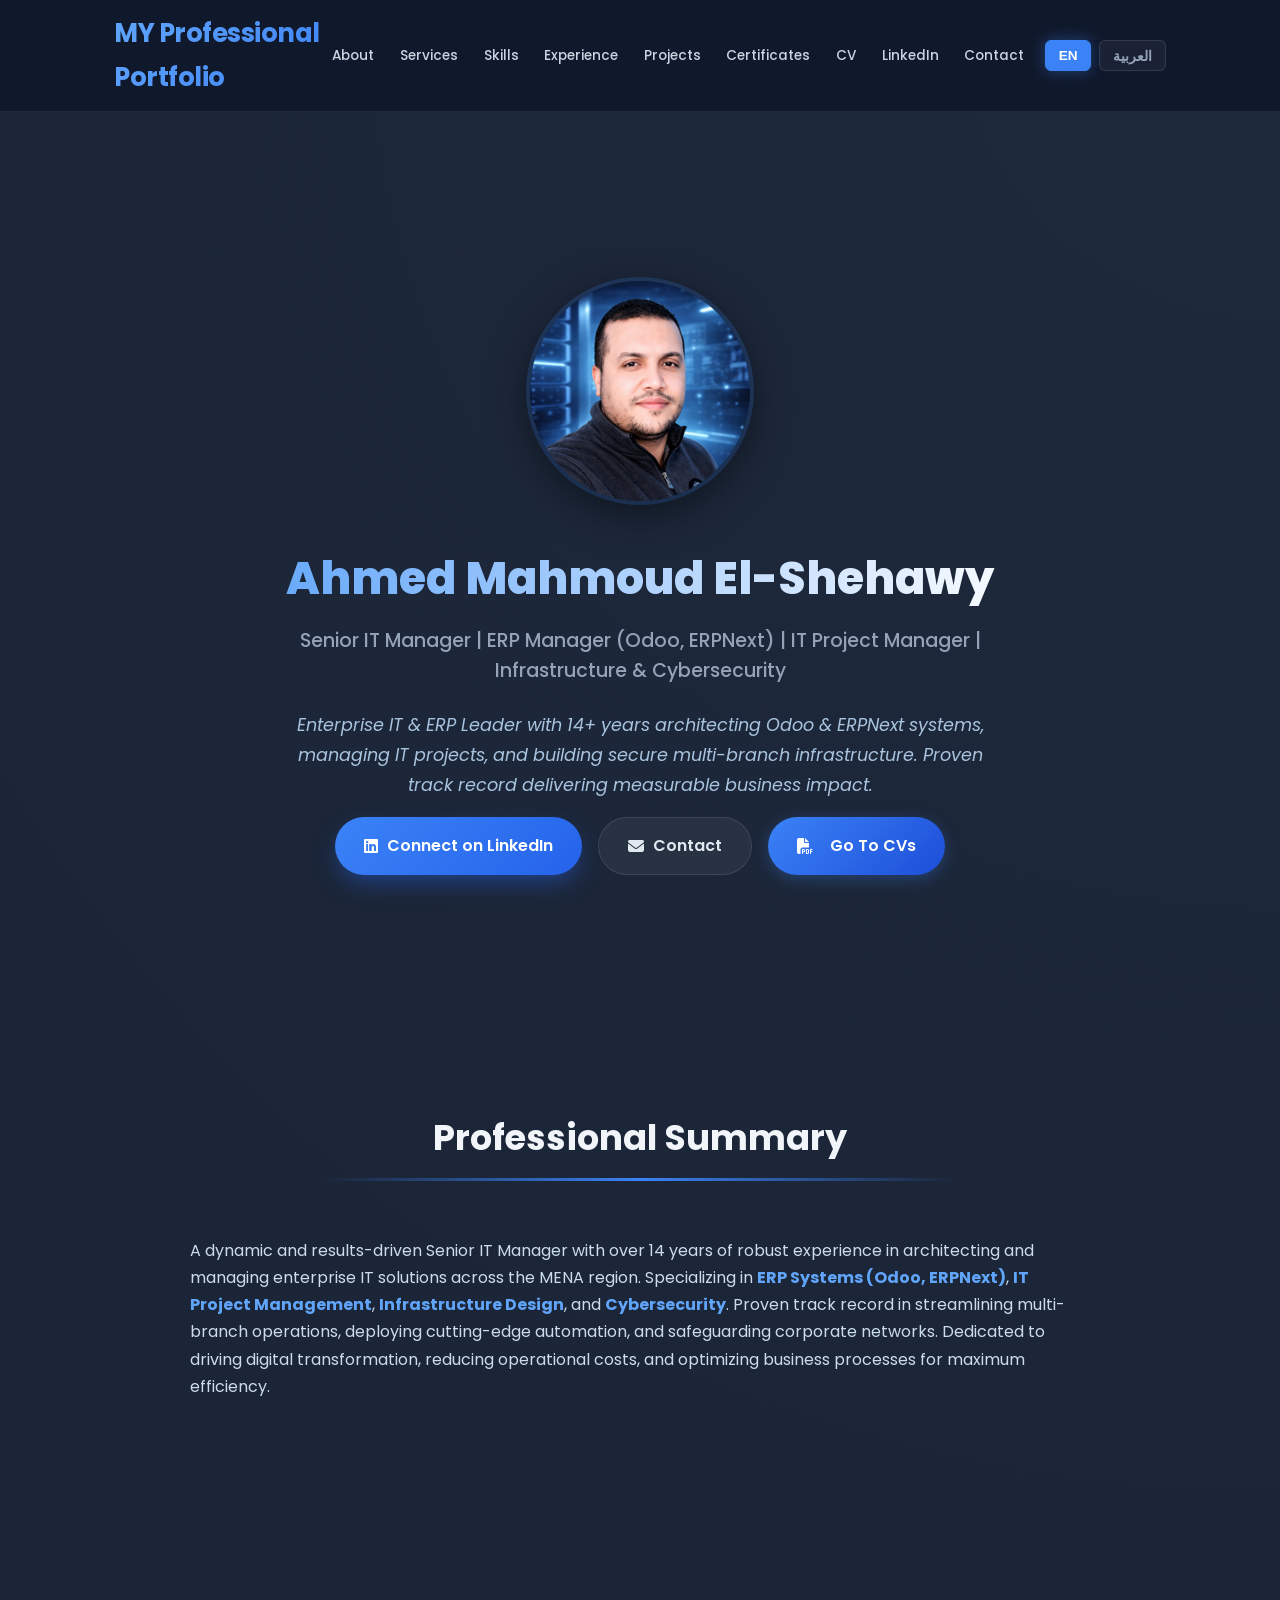
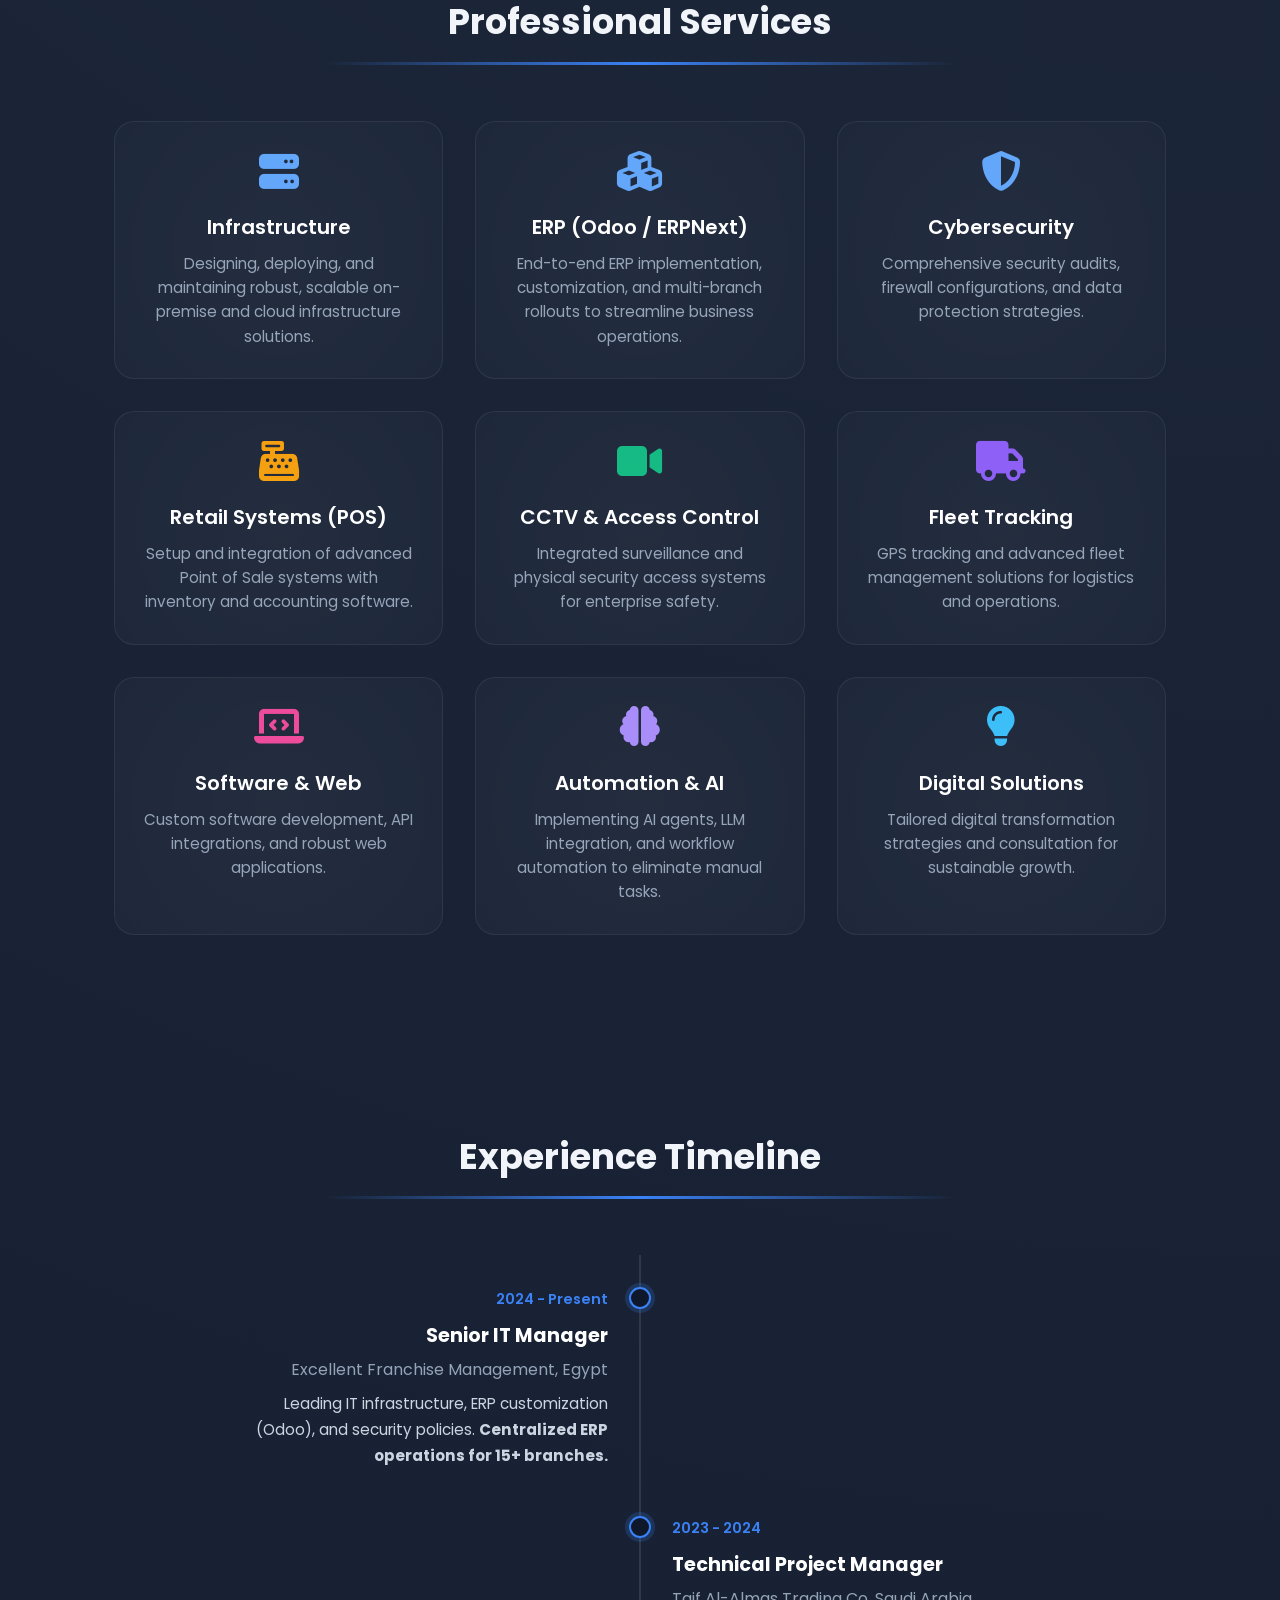
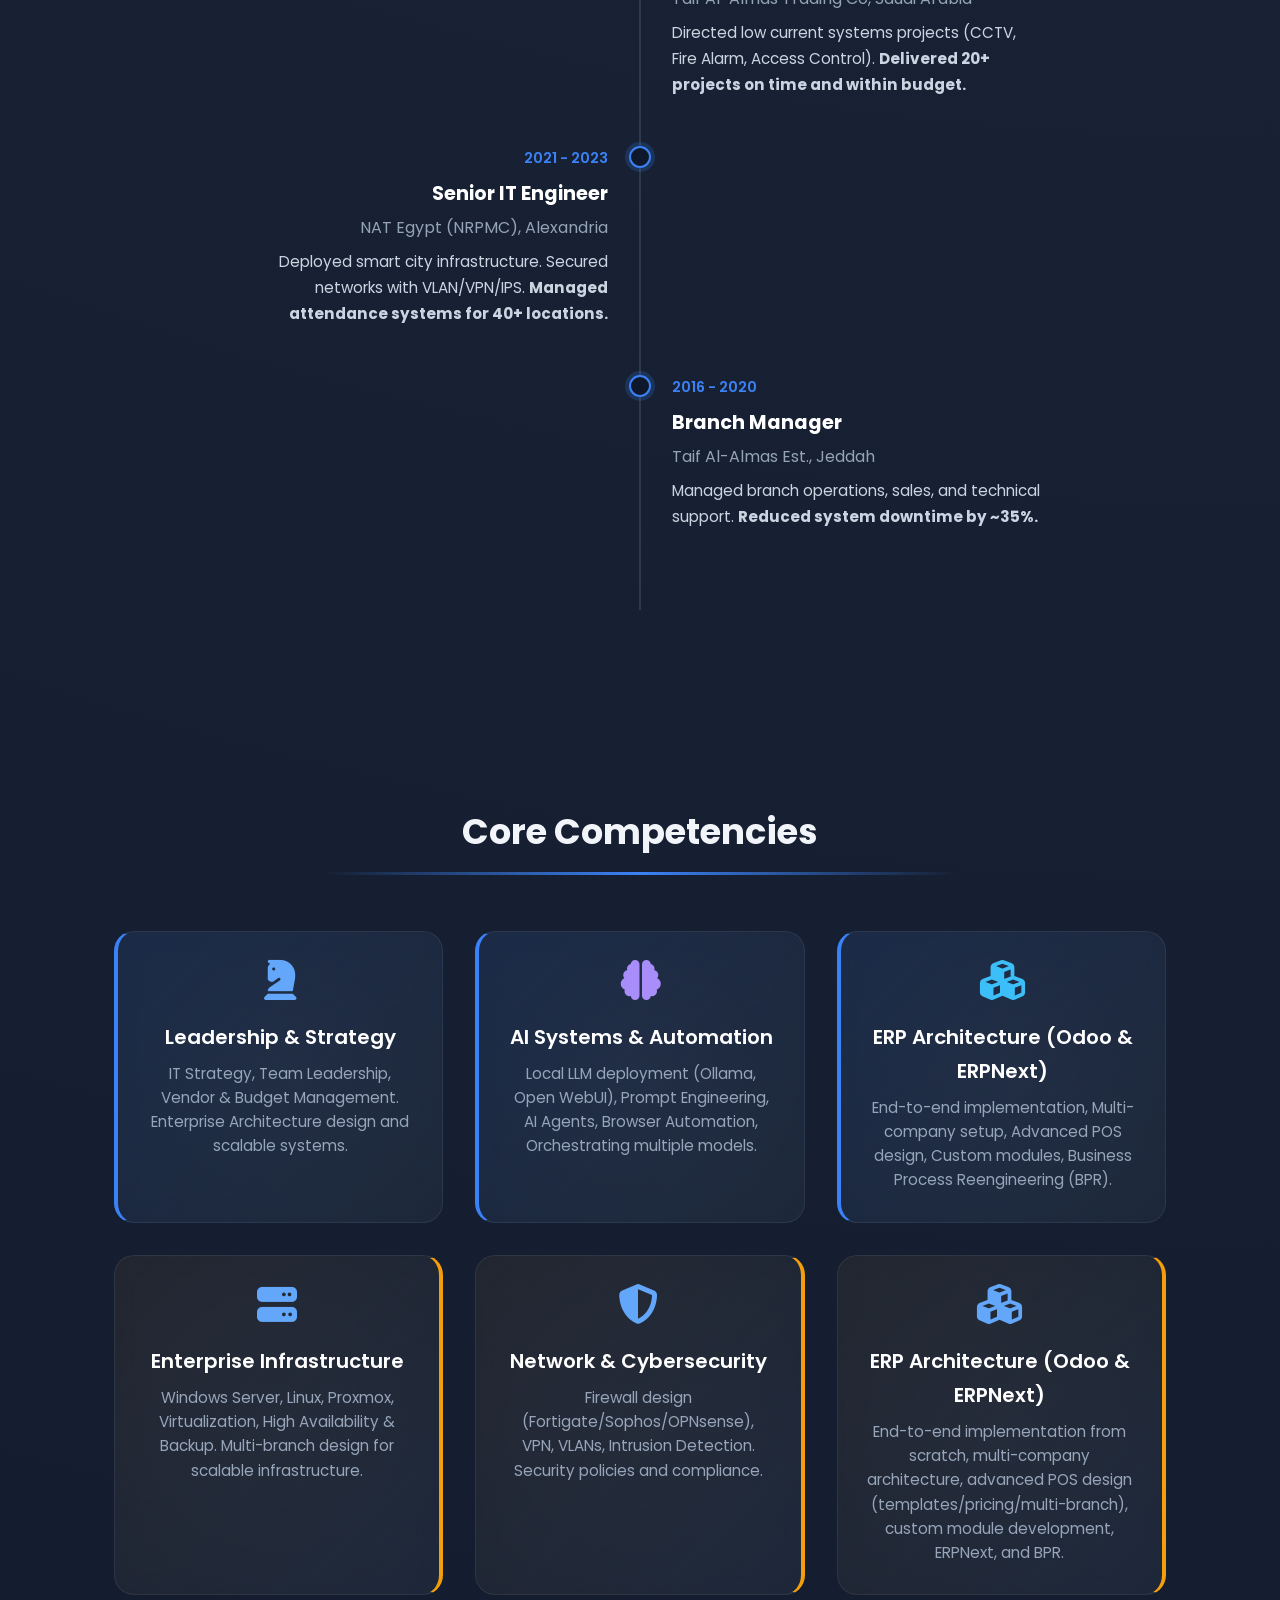
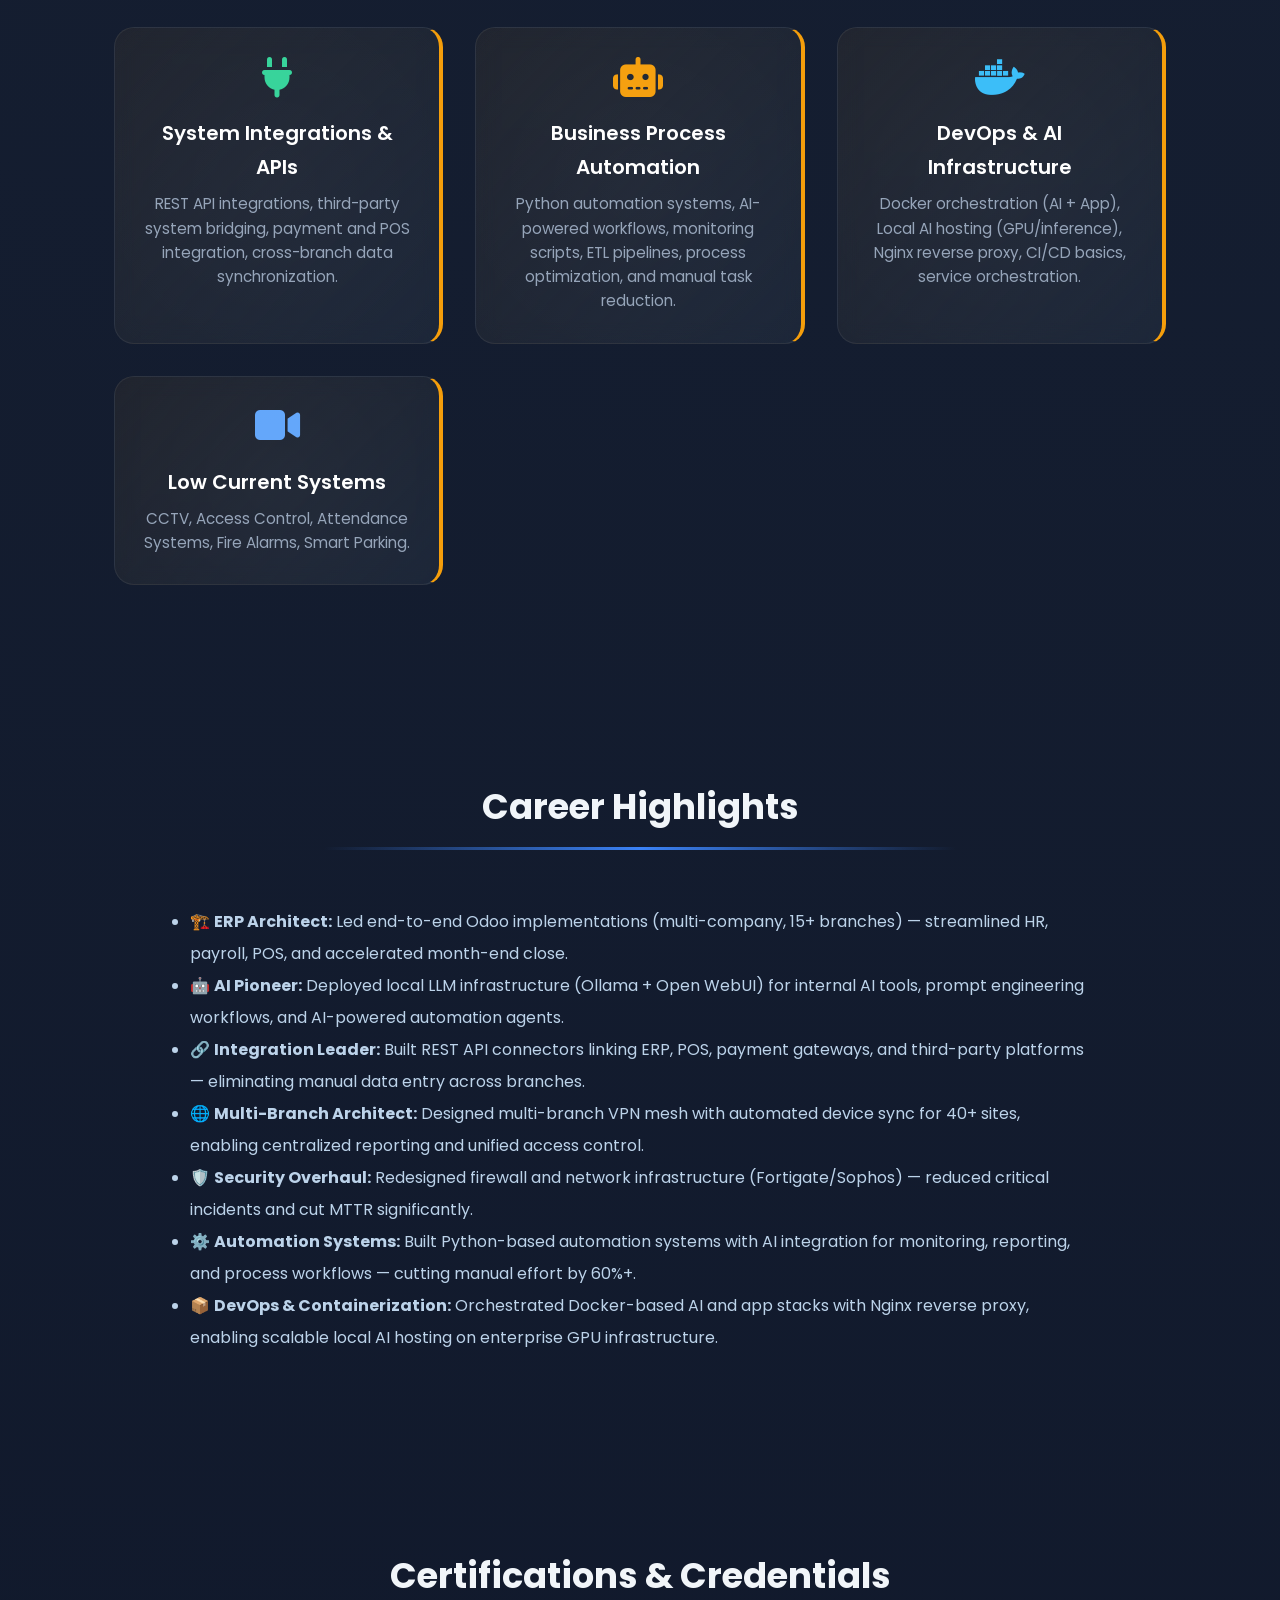
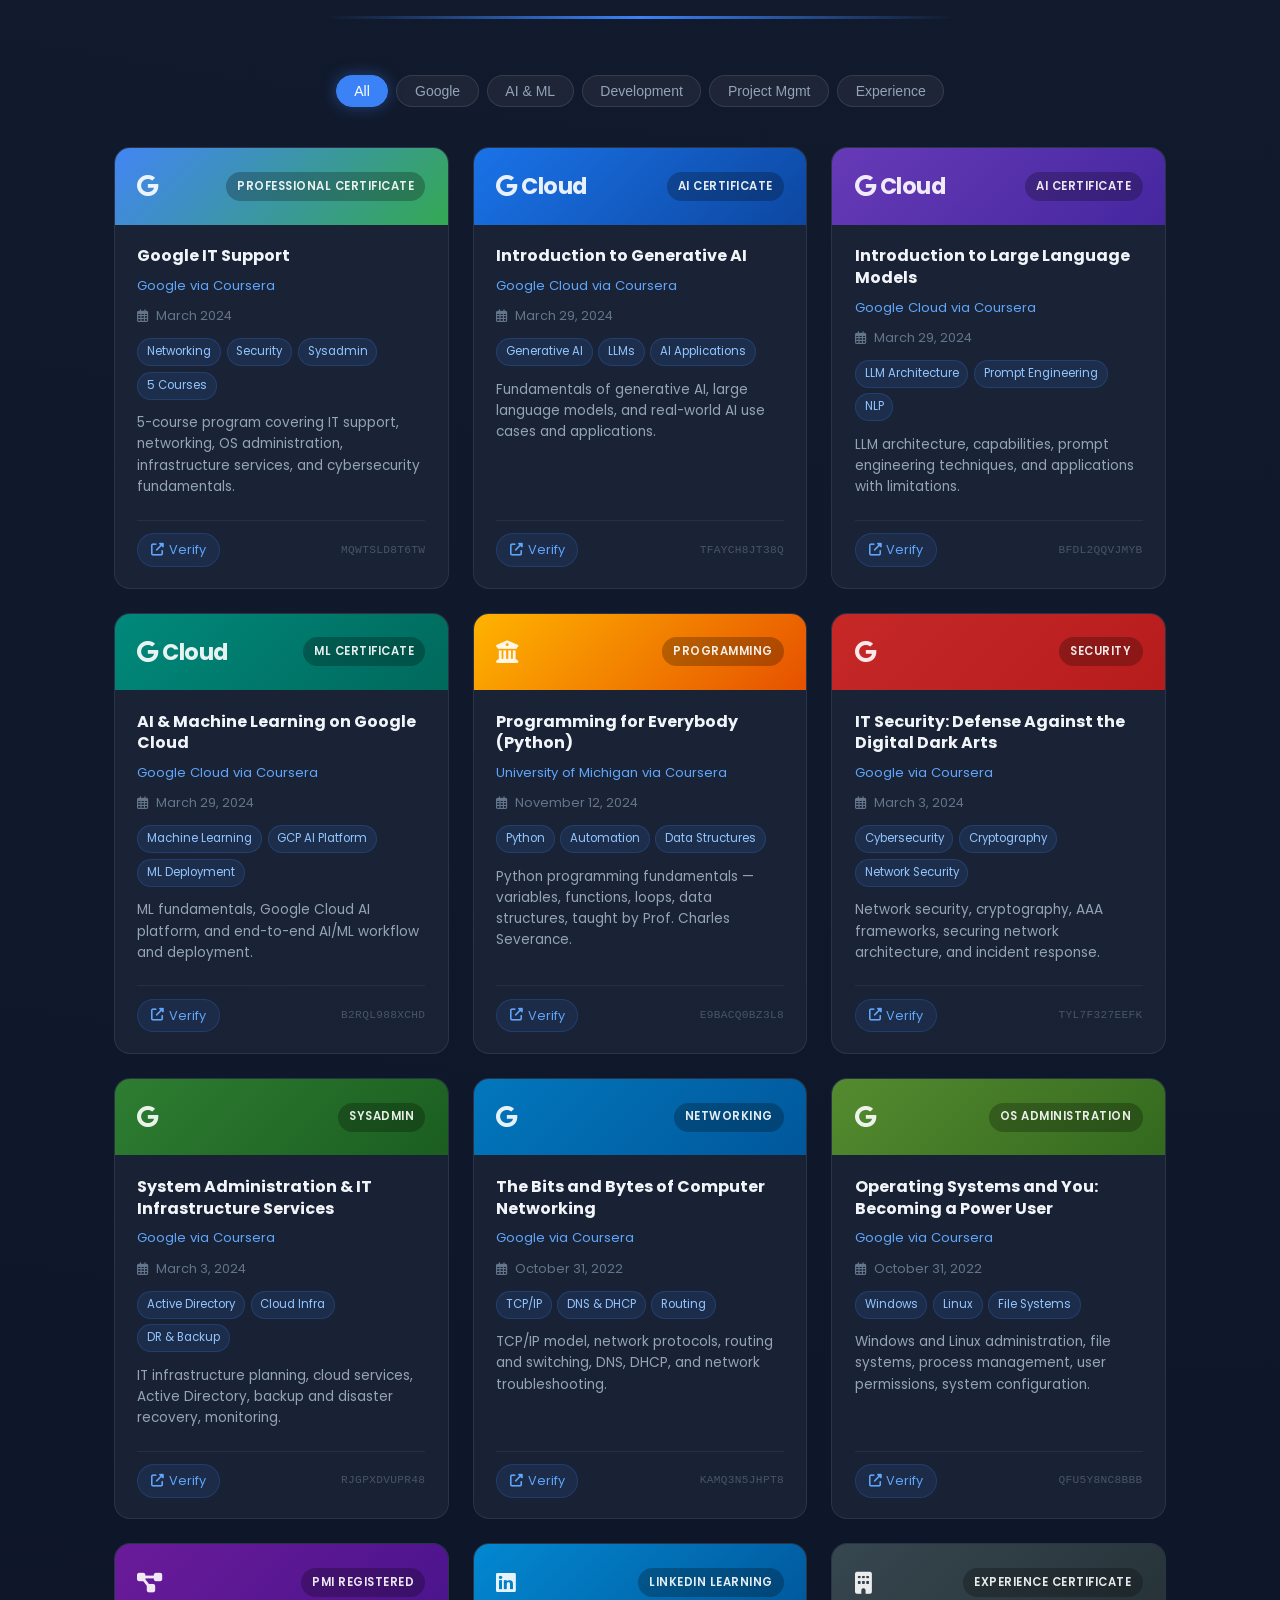
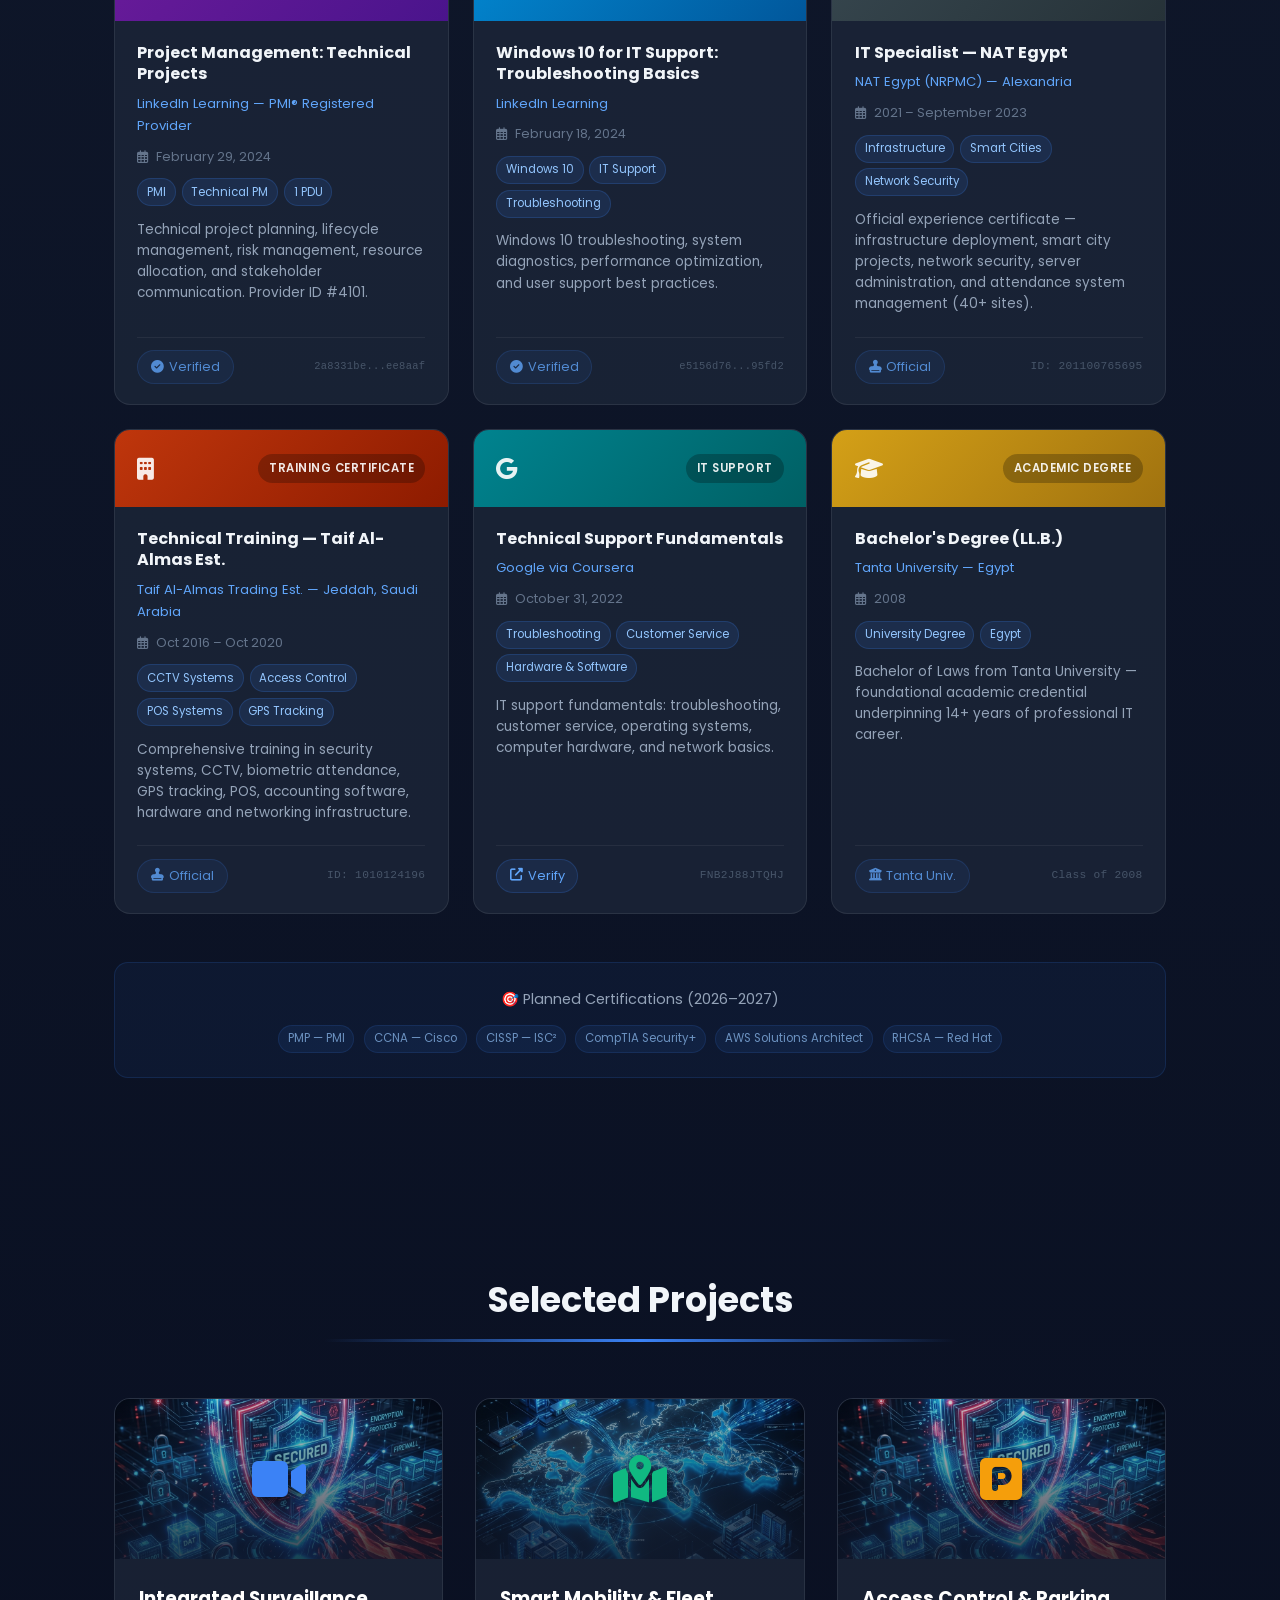
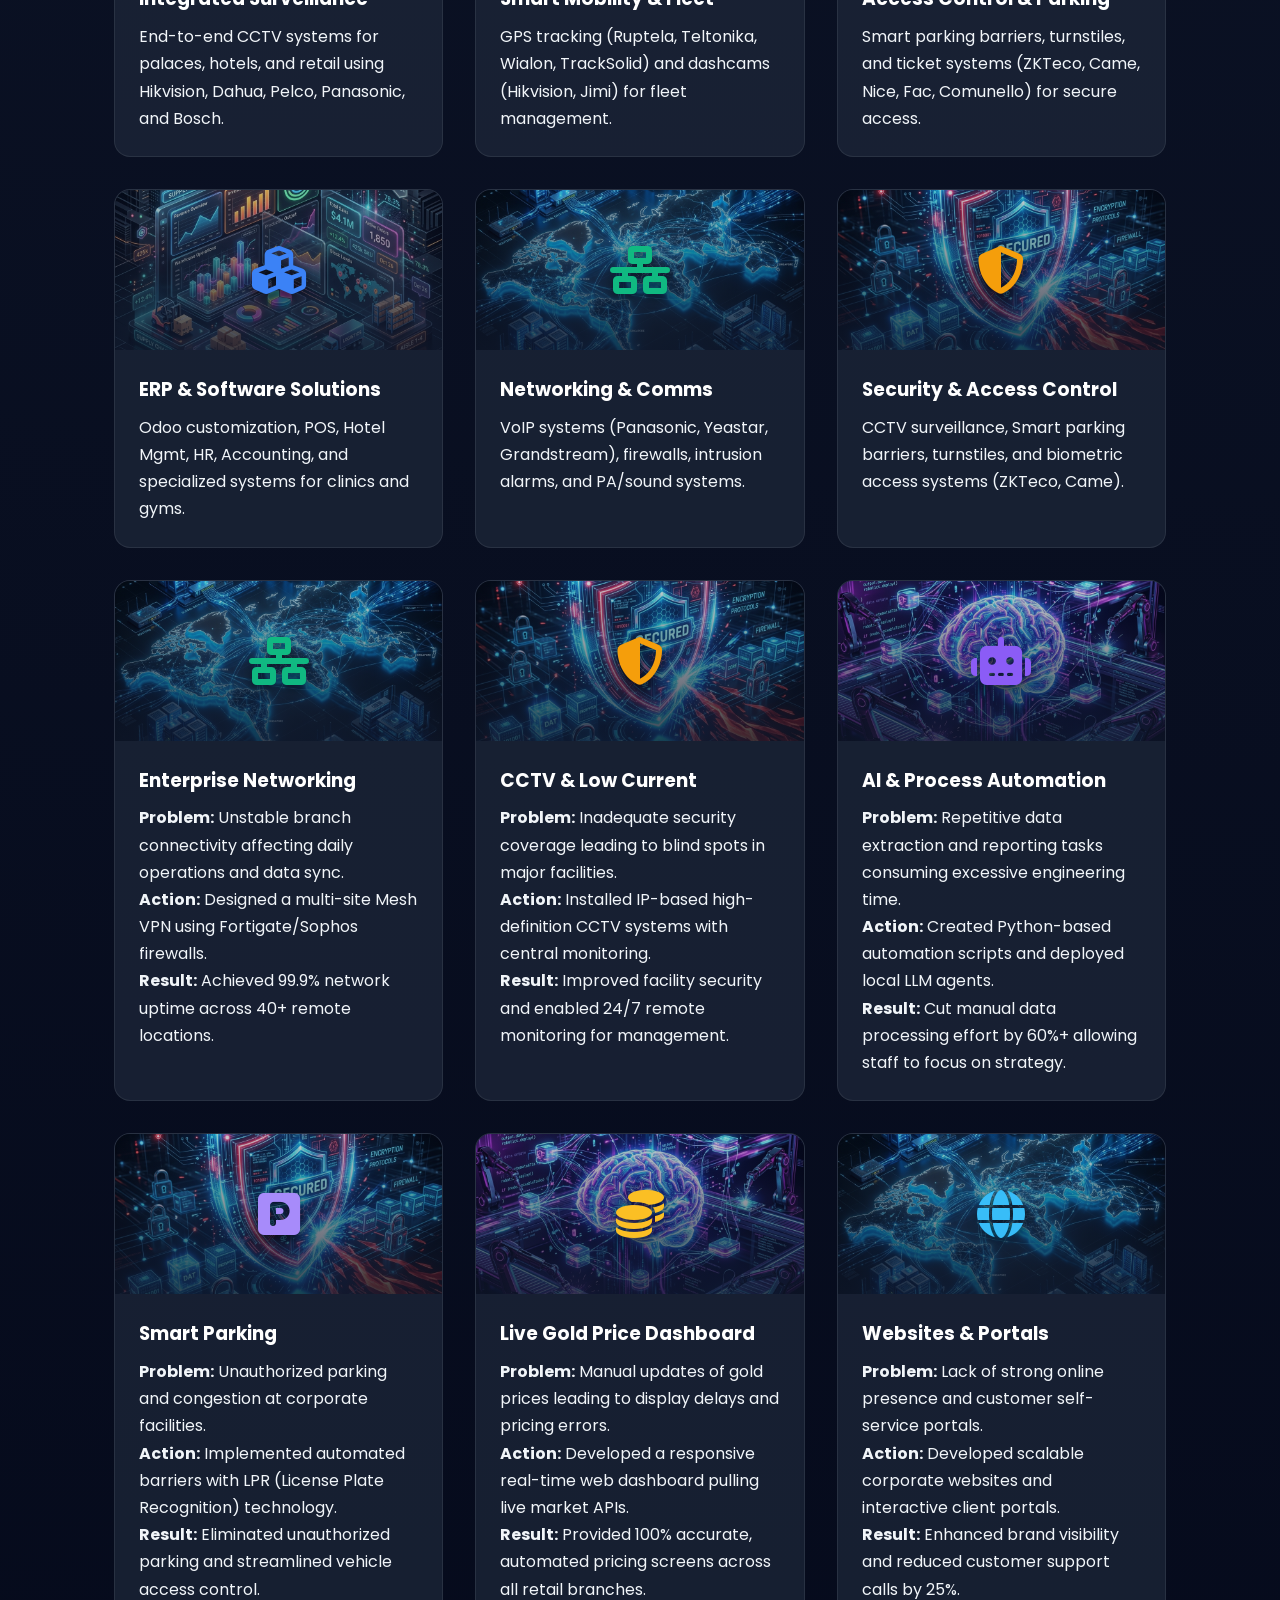
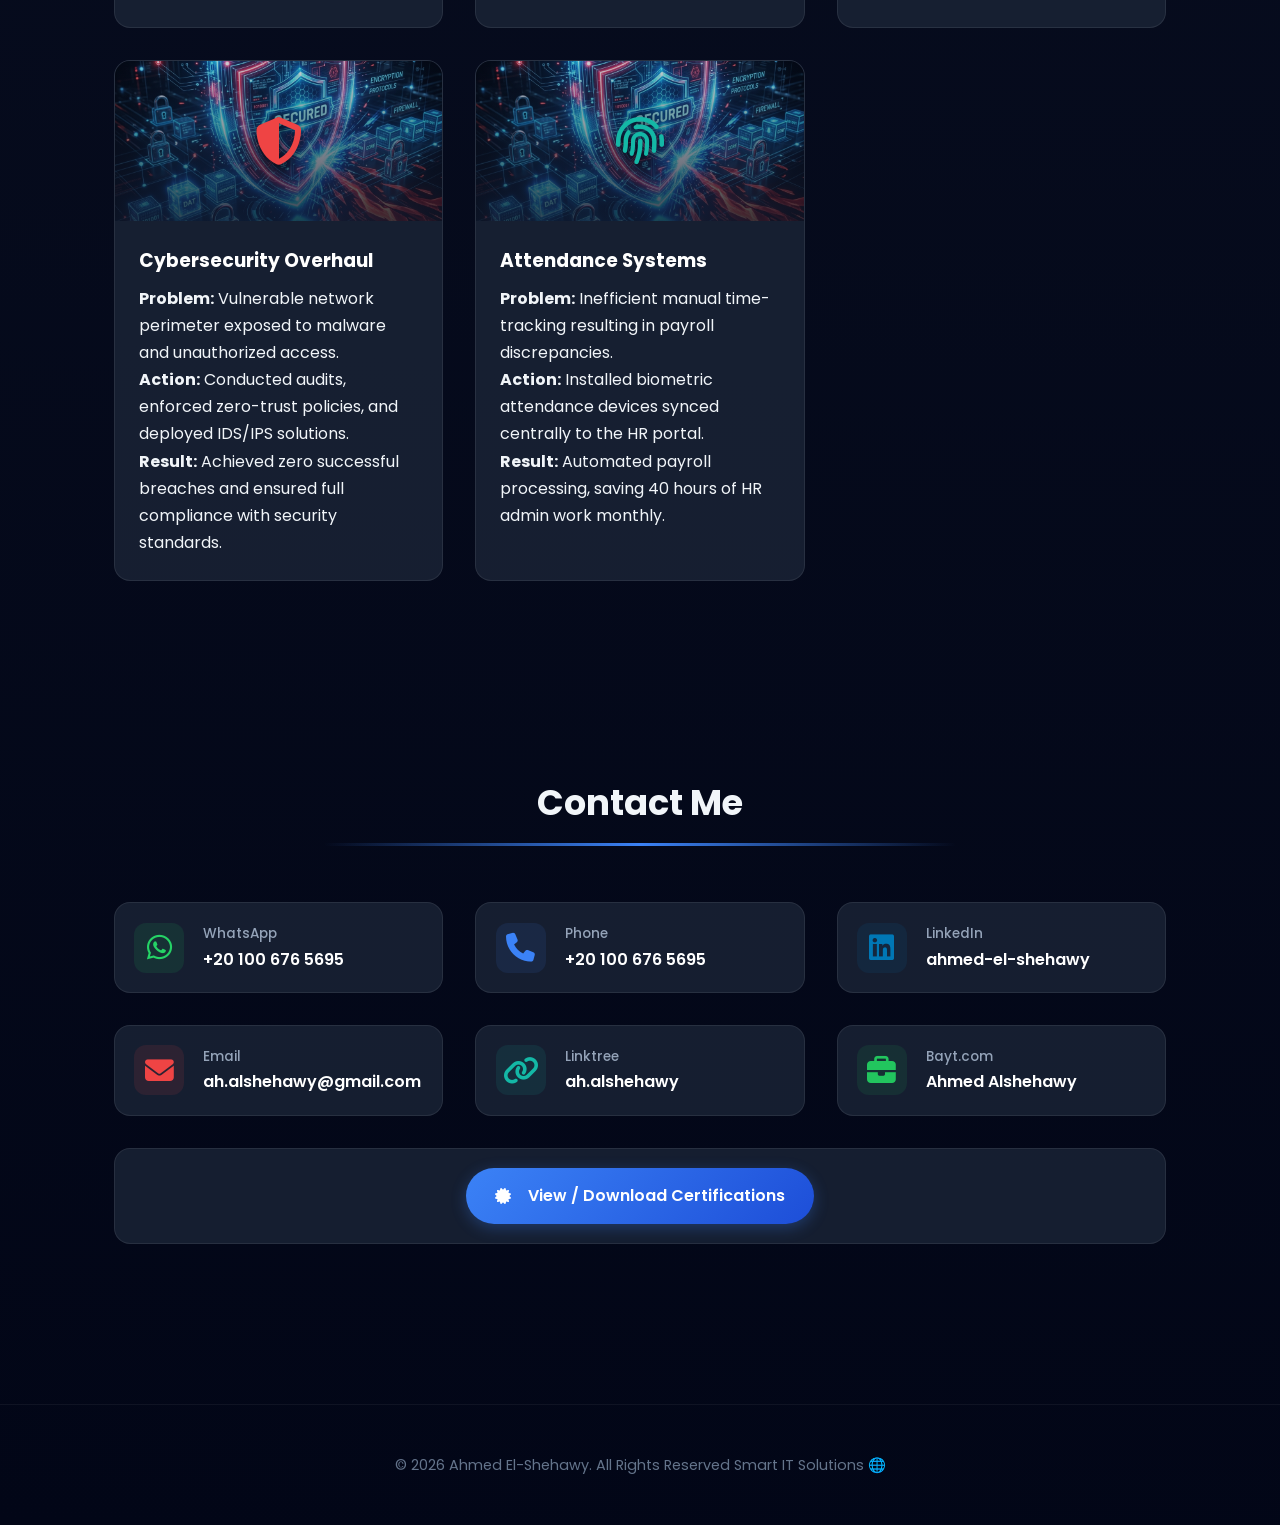
<file: index.html>
<!DOCTYPE html>
<html lang="en" dir="ltr">

<head>
  <meta charset="UTF-8">
  <meta name="viewport" content="width=device-width, initial-scale=1.0">
  <title>MY Professional Portfolio - Ahmed El-Shehawy</title>

  <!-- SEO Meta Tags -->
  <meta name="description" content="MY Professional Portfolio | Ahmed El-Shehawy — Senior IT Manager | IT & ERP (Odoo, ERPNext) Project Manager | Infrastructure & Cybersecurity with 14+ years across MENA.">
  <meta name="robots" content="index, follow">
  <meta name="theme-color" content="#0f172a">

  <!-- Open Graph / Social Sharing -->
  <meta property="og:type" content="website">
  <meta property="og:title" content="MY Professional Portfolio - Ahmed El-Shehawy">
  <meta property="og:description" content="14+ years leading enterprise IT, ERP (Odoo/ERPNext) implementations, infrastructure design, and cybersecurity across MENA.">
  <meta property="og:image" content="Portfolio-pict.png">

  <!-- Fonts: Poppins (EN) + Cairo (AR) -->
  <link rel="preconnect" href="https://fonts.googleapis.com">
  <link rel="preconnect" href="https://fonts.gstatic.com" crossorigin>
  <link href="https://fonts.googleapis.com/css2?family=Poppins:wght@300;400;500;600;700;800&family=Cairo:wght@300;400;500;600;700;800&display=swap"
    rel="stylesheet">

  <link rel="stylesheet" href="https://cdn.jsdelivr.net/npm/@fortawesome/fontawesome-free@6.5.1/css/all.min.css">
  <link rel="stylesheet" href="style.css">
</head>

<body>
  <nav class="navbar" id="topNav">
    <div class="container navbar-container-forced-ltr">
      <div style="display:flex;gap:1rem;align-items:center">
        <button class="hamburger-btn" id="hamburgerBtn" aria-label="Menu">
          <span></span>
          <span></span>
          <span></span>
        </button>
         <a href="#" class="navbar-brand"><span class="brand-en">MY Professional Portfolio</span><span class="brand-ar"
             style="display:none">ملفي المهني الاحترافي</span></a>
      </div>
      <div style="display:flex;gap:1rem;align-items:center">
         <div style="display:flex;gap:1rem">
           <a href="#about" class="nav-link" data-target-en="#about" data-target-ar="#about-ar" data-text-en="About"
             data-text-ar="نبذة" data-scroll>About</a>
           <a href="#services" class="nav-link" data-target-en="#services" data-target-ar="#services-ar"
             data-text-en="Services" data-text-ar="الخدمات" data-scroll>Services</a>
           <a href="#skills" class="nav-link" data-target-en="#skills" data-target-ar="#skills-ar" data-text-en="Skills"
             data-text-ar="المهارات" data-scroll>Skills</a>
           <a href="#experience" class="nav-link" data-target-en="#experience" data-target-ar="#experience-ar"
             data-text-en="Experience" data-text-ar="الخبرات" data-scroll>Experience</a>
           <a href="#projects" class="nav-link" data-target-en="#projects" data-target-ar="#projects-ar"
             data-text-en="Projects" data-text-ar="المشاريع" data-scroll>Projects</a>
           <a href="#certs" class="nav-link" data-target-en="#certs" data-target-ar="#certs-ar"
             data-text-en="Certificates" data-text-ar="الشهادات">Certificates</a>
           <a href="cv.html" class="nav-link" target="_blank" data-text-en="CV" data-text-ar="السيرة الذاتية">CV</a>
           <a href="https://linkedin.com/in/ahmed-el-shehawy" class="nav-link" target="_blank" data-text-en="LinkedIn"
             data-text-ar="لينكدإن">LinkedIn</a>
           <a href="#contact" class="nav-link" data-target-en="#contact" data-target-ar="#contact-ar"
             data-text-en="Contact" data-text-ar="تواصل">Contact</a>
         </div>
        <div class="lang-toggle" aria-hidden="false">
          <button id="btn-en" class="lang-btn">EN</button>
          <button id="btn-ar" class="lang-btn">العربية</button>
        </div>
      </div>
    </div>
  </nav>

  <!-- Mobile Navigation Overlay -->
  <div class="nav-backdrop" id="navBackdrop"></div>
   <div class="mobile-nav-overlay" id="mobileNav">
     <a href="#about" class="mobile-nav-link" data-target-en="#about" data-target-ar="#about-ar" data-text-en="About"
       data-text-ar="نبذة">About</a>
     <a href="#services" class="mobile-nav-link" data-target-en="#services" data-target-ar="#services-ar"
       data-text-en="Services" data-text-ar="الخدمات">Services</a>
     <a href="#skills" class="mobile-nav-link" data-target-en="#skills" data-target-ar="#skills-ar" data-text-en="Skills"
       data-text-ar="المهارات">Skills</a>
     <a href="#experience" class="mobile-nav-link" data-target-en="#experience" data-target-ar="#experience-ar"
       data-text-en="Experience" data-text-ar="الخبرات">Experience</a>
     <a href="#projects" class="mobile-nav-link" data-target-en="#projects" data-target-ar="#projects-ar"
       data-text-en="Projects" data-text-ar="المشاريع">Projects</a>
     <a href="#certs" class="mobile-nav-link" data-target-en="#certs" data-target-ar="#certs-ar"
       data-text-en="Certificates" data-text-ar="الشهادات">Certificates</a>
     <a href="cv.html" class="mobile-nav-link" target="_blank" data-text-en="CV" data-text-ar="السيرة الذاتية">CV</a>
     <a href="https://linkedin.com/in/ahmed-el-shehawy" class="mobile-nav-link" target="_blank" data-text-en="LinkedIn"
       data-text-ar="لينكدإن">LinkedIn</a>
     <a href="#contact" class="mobile-nav-link" data-target-en="#contact" data-target-ar="#contact-ar"
       data-text-en="Contact" data-text-ar="تواصل">Contact</a>

    <div class="mobile-lang-section">
      <span class="lang-label" data-text-en="Language" data-text-ar="اللغة">Language</span>
      <div class="mobile-lang-btns">
        <button id="mobile-btn-en" class="lang-btn">EN</button>
        <button id="mobile-btn-ar" class="lang-btn">العربية</button>
      </div>
    </div>
  </div>

  <!-- English content -->
  <div class="lang lang-en active" data-lang="en">
    <section class="hero" id="about">
      <div class="container">
        <div class="hero-content revealable">
          <div class="profile-wrap">
            <img src="Portfolio-pict.png" alt="Ahmed El-Shehawy" class="profile-image" />
            <img src="golden-cup.png" alt="gold cup" class="cup-image" />
          </div>
          <h1 class="main-name">Ahmed Mahmoud El-Shehawy</h1>
          <p class="job-title">Senior IT Manager | ERP Manager (Odoo, ERPNext) | IT Project Manager | Infrastructure &
            Cybersecurity</p>
          <p class="tagline" style="max-width:700px;margin:1rem auto;color:#b8d4f0;line-height:1.7">
            Enterprise IT & ERP Leader with 14+ years architecting Odoo & ERPNext systems, managing IT projects, and
            building secure multi-branch infrastructure. Proven track record delivering measurable business impact.
          </p>
          <div class="cta-buttons">
            <a href="https://linkedin.com/in/ahmed-el-shehawy" class="btn btn-primary" target="_blank"><i
                class="fab fa-linkedin"></i> Connect on LinkedIn</a>
            <a href="#contact" class="btn btn-secondary"><i class="fas fa-envelope"></i> Contact</a>
            <a href="cv.html" class="btn btn-secondary btn-download" target="_blank" rel="noopener"><i class="fas fa-file-pdf"></i>
              Go To CVs</a>
          </div>
        </div>
      </div>
    </section>



    <section id="summary" class="section revealable">
      <div class="container">
        <h2 class="section-title">Professional Summary</h2>
        <p style="max-width:900px;margin:0 auto;color:#cbdcea">A dynamic and results-driven Senior IT Manager with over
          14 years of robust experience in architecting and managing enterprise IT solutions across the MENA region.
          Specializing in <strong style="color:#60a5fa">ERP Systems (Odoo, ERPNext)</strong>, <strong
            style="color:#60a5fa">IT Project Management</strong>, <strong style="color:#60a5fa">Infrastructure
            Design</strong>, and <strong style="color:#60a5fa">Cybersecurity</strong>. Proven track record in
          streamlining multi-branch operations, deploying cutting-edge automation, and safeguarding corporate networks.
          Dedicated to driving digital transformation, reducing operational costs, and optimizing business processes for
          maximum efficiency.</p>
      </div>
    </section>


    <section id="services" class="section revealable">
      <div class="container">
        <h2 class="section-title">Professional Services</h2>
        <div class="skills-grid">
          <div class="skill-card"><i class="fas fa-server skill-icon"></i>
            <h3 class="skill-title">Infrastructure</h3>
            <p class="skill-desc">Designing, deploying, and maintaining robust, scalable on-premise and cloud
              infrastructure solutions.</p>
          </div>
          <div class="skill-card"><i class="fas fa-cubes skill-icon"></i>
            <h3 class="skill-title">ERP (Odoo / ERPNext)</h3>
            <p class="skill-desc">End-to-end ERP implementation, customization, and multi-branch rollouts to streamline
              business operations.</p>
          </div>
          <div class="skill-card"><i class="fas fa-shield-alt skill-icon"></i>
            <h3 class="skill-title">Cybersecurity</h3>
            <p class="skill-desc">Comprehensive security audits, firewall configurations, and data protection
              strategies.</p>
          </div>
          <div class="skill-card"><i class="fas fa-cash-register skill-icon" style="color:#f59e0b"></i>
            <h3 class="skill-title">Retail Systems (POS)</h3>
            <p class="skill-desc">Setup and integration of advanced Point of Sale systems with inventory and accounting
              software.</p>
          </div>
          <div class="skill-card"><i class="fas fa-video skill-icon" style="color:#10b981"></i>
            <h3 class="skill-title">CCTV & Access Control</h3>
            <p class="skill-desc">Integrated surveillance and physical security access systems for enterprise safety.
            </p>
          </div>
          <div class="skill-card"><i class="fas fa-truck skill-icon" style="color:#8b5cf6"></i>
            <h3 class="skill-title">Fleet Tracking</h3>
            <p class="skill-desc">GPS tracking and advanced fleet management solutions for logistics and operations.</p>
          </div>
          <div class="skill-card"><i class="fas fa-laptop-code skill-icon" style="color:#ec4899"></i>
            <h3 class="skill-title">Software & Web</h3>
            <p class="skill-desc">Custom software development, API integrations, and robust web applications.</p>
          </div>
          <div class="skill-card"><i class="fas fa-brain skill-icon" style="color:#a78bfa"></i>
            <h3 class="skill-title">Automation & AI</h3>
            <p class="skill-desc">Implementing AI agents, LLM integration, and workflow automation to eliminate manual
              tasks.</p>
          </div>
          <div class="skill-card"><i class="fas fa-lightbulb skill-icon" style="color:#38bdf8"></i>
            <h3 class="skill-title">Digital Solutions</h3>
            <p class="skill-desc">Tailored digital transformation strategies and consultation for sustainable growth.
            </p>
          </div>
        </div>
      </div>
    </section>

    <section id="experience" class="section revealable">
      <div class="container">
        <h2 class="section-title">Experience Timeline</h2>
        <div class="timeline">
          <div class="timeline-item">
            <span class="timeline-dot"></span>
            <div class="timeline-content">
              <span class="timeline-date">2024 - Present</span>
              <h3>Senior IT Manager</h3>
              <h4>Excellent Franchise Management, Egypt</h4>
              <p>Leading IT infrastructure, ERP customization (Odoo), and security policies. <strong>Centralized ERP
                  operations for 15+ branches.</strong></p>
            </div>
          </div>
          <div class="timeline-item">
            <span class="timeline-dot"></span>
            <div class="timeline-content">
              <span class="timeline-date">2023 - 2024</span>
              <h3>Technical Project Manager</h3>
              <h4>Taif Al-Almas Trading Co, Saudi Arabia</h4>
              <p>Directed low current systems projects (CCTV, Fire Alarm, Access Control). <strong>Delivered 20+
                  projects on time and within budget.</strong></p>
            </div>
          </div>
          <div class="timeline-item">
            <span class="timeline-dot"></span>
            <div class="timeline-content">
              <span class="timeline-date">2021 - 2023</span>
              <h3>Senior IT Engineer</h3>
              <h4>NAT Egypt (NRPMC), Alexandria</h4>
              <p>Deployed smart city infrastructure. Secured networks with VLAN/VPN/IPS. <strong>Managed attendance
                  systems for 40+ locations.</strong></p>
            </div>
          </div>
          <div class="timeline-item">
            <span class="timeline-dot"></span>
            <div class="timeline-content">
              <span class="timeline-date">2016 - 2020</span>
              <h3>Branch Manager</h3>
              <h4>Taif Al-Almas Est., Jeddah</h4>
              <p>Managed branch operations, sales, and technical support. <strong>Reduced system downtime by
                  ~35%.</strong></p>
            </div>
          </div>
        </div>
      </div>
    </section>

    <section id="skills" class="section revealable">
      <div class="container">
         <h2 class="section-title">Core Competencies</h2>
        <div class="skills-grid">
          <div class="skill-card skill-core"><i class="fas fa-chess-knight skill-icon"></i>
            <h3 class="skill-title">Leadership & Strategy</h3>
            <p class="skill-desc">IT Strategy, Team Leadership, Vendor & Budget Management. Enterprise Architecture
              design and scalable systems.</p>
          </div>
          <div class="skill-card skill-core"><i class="fas fa-brain skill-icon" style="color:#a78bfa"></i>
            <h3 class="skill-title">AI Systems & Automation</h3>
            <p class="skill-desc">Local LLM deployment (Ollama, Open WebUI), Prompt Engineering, AI Agents, Browser
              Automation, Orchestrating multiple models.</p>
          </div>
          <div class="skill-card skill-core"><i class="fas fa-cubes skill-icon" style="color:#38bdf8"></i>
            <h3 class="skill-title">ERP Architecture (Odoo & ERPNext)</h3>
            <p class="skill-desc">End-to-end implementation, Multi-company setup, Advanced POS design, Custom
              modules, Business Process Reengineering (BPR).</p>
          </div>
          <div class="skill-card skill-expertise"><i class="fas fa-server skill-icon"></i>
            <h3 class="skill-title">Enterprise Infrastructure</h3>
            <p class="skill-desc">Windows Server, Linux, Proxmox, Virtualization, High Availability & Backup.
              Multi-branch design for scalable infrastructure.</p>
          </div>
          <div class="skill-card skill-expertise"><i class="fas fa-shield-alt skill-icon"></i>
            <h3 class="skill-title">Network & Cybersecurity</h3>
            <p class="skill-desc">Firewall design (Fortigate/Sophos/OPNsense), VPN, VLANs, Intrusion Detection. Security
              policies and compliance.</p>
          </div>
          <div class="skill-card skill-expertise"><i class="fas fa-cubes skill-icon"></i>
            <h3 class="skill-title">ERP Architecture (Odoo & ERPNext)</h3>
            <p class="skill-desc">End-to-end implementation from scratch, multi-company architecture, advanced POS
              design (templates/pricing/multi-branch), custom module development, ERPNext, and BPR.</p>
          </div>
          <div class="skill-card skill-expertise"><i class="fas fa-plug skill-icon" style="color:#34d399"></i>
            <h3 class="skill-title">System Integrations & APIs</h3>
            <p class="skill-desc">REST API integrations, third-party system bridging, payment and POS integration,
              cross-branch data synchronization.</p>
          </div>
          <div class="skill-card skill-expertise"><i class="fas fa-robot skill-icon" style="color:#f59e0b"></i>
            <h3 class="skill-title">Business Process Automation</h3>
            <p class="skill-desc">Python automation systems, AI-powered workflows, monitoring scripts, ETL pipelines,
              process optimization, and manual task reduction.</p>
          </div>
          <div class="skill-card skill-expertise"><i class="fab fa-docker skill-icon" style="color:#38bdf8"></i>
            <h3 class="skill-title">DevOps & AI Infrastructure</h3>
            <p class="skill-desc">Docker orchestration (AI + App), Local AI hosting (GPU/inference), Nginx reverse
              proxy, CI/CD basics, service orchestration.</p>
          </div>
          <div class="skill-card skill-expertise"><i class="fas fa-video skill-icon"></i>
            <h3 class="skill-title">Low Current Systems</h3>
            <p class="skill-desc">CCTV, Access Control, Attendance Systems, Fire Alarms, Smart Parking.</p>
          </div>
        </div>
      </div>
    </section>

    <section id="highlights" class="section revealable">
      <div class="container">
        <h2 class="section-title">Career Highlights</h2>
        <ul style="max-width:900px;margin:0 auto;color:#bcd3ea;line-height:2.0">
          <li>🏗️ <strong>ERP Architect:</strong> Led end-to-end Odoo implementations (multi-company, 15+ branches) —
            streamlined HR, payroll, POS, and accelerated month-end close.</li>
          <li>🤖 <strong>AI Pioneer:</strong> Deployed local LLM infrastructure (Ollama + Open WebUI) for internal AI
            tools, prompt engineering workflows, and AI-powered automation agents.</li>
          <li>🔗 <strong>Integration Leader:</strong> Built REST API connectors linking ERP, POS, payment gateways, and
            third-party platforms — eliminating manual data entry across branches.</li>
          <li>🌐 <strong>Multi-Branch Architect:</strong> Designed multi-branch VPN mesh with automated device sync for
            40+ sites, enabling centralized reporting and unified access control.</li>
          <li>🛡️ <strong>Security Overhaul:</strong> Redesigned firewall and network infrastructure (Fortigate/Sophos)
            — reduced critical incidents and cut MTTR significantly.</li>
          <li>⚙️ <strong>Automation Systems:</strong> Built Python-based automation systems with AI integration for
            monitoring, reporting, and process workflows — cutting manual effort by 60%+.</li>
          <li>📦 <strong>DevOps &amp; Containerization:</strong> Orchestrated Docker-based AI and app stacks with Nginx
            reverse proxy, enabling scalable local AI hosting on enterprise GPU infrastructure.</li>
        </ul>
      </div>
    </section>

    <section id="certs" class="section revealable">
      <div class="container">
        <h2 class="section-title">Certifications & Credentials</h2>

        <!-- Category Filter Tabs -->
        <div class="cert-tabs" id="certTabs">
          <button class="cert-tab active" data-filter="all">All</button>
          <button class="cert-tab" data-filter="google">Google</button>
          <button class="cert-tab" data-filter="ai">AI & ML</button>
          <button class="cert-tab" data-filter="dev">Development</button>
          <button class="cert-tab" data-filter="pm">Project Mgmt</button>
          <button class="cert-tab" data-filter="exp">Experience</button>
        </div>

        <div class="cert-grid" id="certGrid">

          <!-- 1. Google IT Support Professional -->
          <div class="cert-card" data-category="google">
            <div class="cert-card-header" style="background:linear-gradient(135deg,#4285F4,#34A853)">
              <div class="cert-issuer-logo"><i class="fab fa-google"></i></div>
              <span class="cert-badge">Professional Certificate</span>
            </div>
            <div class="cert-card-body">
              <h3 class="cert-name">Google IT Support</h3>
              <p class="cert-issuer">Google via Coursera</p>
              <p class="cert-date"><i class="far fa-calendar-alt"></i> March 2024</p>
              <div class="cert-tags">
                <span class="cert-tag">Networking</span>
                <span class="cert-tag">Security</span>
                <span class="cert-tag">Sysadmin</span>
                <span class="cert-tag">5 Courses</span>
              </div>
              <p class="cert-desc">5-course program covering IT support, networking, OS administration, infrastructure
                services, and cybersecurity fundamentals.</p>
              <div class="cert-footer">
                <a href="https://coursera.org/verify/professional-cert/MQWTSLD8T6TW" target="_blank"
                  class="cert-verify-btn"><i class="fas fa-external-link-alt"></i> Verify</a>
                <span class="cert-id">MQWTSLD8T6TW</span>
              </div>
            </div>
          </div>

          <!-- 2. Intro to Generative AI -->
          <div class="cert-card" data-category="google ai">
            <div class="cert-card-header" style="background:linear-gradient(135deg,#1a73e8,#0d47a1)">
              <div class="cert-issuer-logo"><i class="fab fa-google"></i> Cloud</div>
              <span class="cert-badge">AI Certificate</span>
            </div>
            <div class="cert-card-body">
              <h3 class="cert-name">Introduction to Generative AI</h3>
              <p class="cert-issuer">Google Cloud via Coursera</p>
              <p class="cert-date"><i class="far fa-calendar-alt"></i> March 29, 2024</p>
              <div class="cert-tags">
                <span class="cert-tag">Generative AI</span>
                <span class="cert-tag">LLMs</span>
                <span class="cert-tag">AI Applications</span>
              </div>
              <p class="cert-desc">Fundamentals of generative AI, large language models, and real-world AI use cases and
                applications.</p>
              <div class="cert-footer">
                <a href="https://coursera.org/verify/TFAYCH8JT38Q" target="_blank" class="cert-verify-btn"><i
                    class="fas fa-external-link-alt"></i> Verify</a>
                <span class="cert-id">TFAYCH8JT38Q</span>
              </div>
            </div>
          </div>

          <!-- 3. Intro to Large Language Models -->
          <div class="cert-card" data-category="google ai">
            <div class="cert-card-header" style="background:linear-gradient(135deg,#673ab7,#4527a0)">
              <div class="cert-issuer-logo"><i class="fab fa-google"></i> Cloud</div>
              <span class="cert-badge">AI Certificate</span>
            </div>
            <div class="cert-card-body">
              <h3 class="cert-name">Introduction to Large Language Models</h3>
              <p class="cert-issuer">Google Cloud via Coursera</p>
              <p class="cert-date"><i class="far fa-calendar-alt"></i> March 29, 2024</p>
              <div class="cert-tags">
                <span class="cert-tag">LLM Architecture</span>
                <span class="cert-tag">Prompt Engineering</span>
                <span class="cert-tag">NLP</span>
              </div>
              <p class="cert-desc">LLM architecture, capabilities, prompt engineering techniques, and applications with
                limitations.</p>
              <div class="cert-footer">
                <a href="https://coursera.org/verify/BFDL2QQVJMYB" target="_blank" class="cert-verify-btn"><i
                    class="fas fa-external-link-alt"></i> Verify</a>
                <span class="cert-id">BFDL2QQVJMYB</span>
              </div>
            </div>
          </div>

          <!-- 4. AI & ML on Google Cloud -->
          <div class="cert-card" data-category="google ai">
            <div class="cert-card-header" style="background:linear-gradient(135deg,#00897b,#00695c)">
              <div class="cert-issuer-logo"><i class="fab fa-google"></i> Cloud</div>
              <span class="cert-badge">ML Certificate</span>
            </div>
            <div class="cert-card-body">
              <h3 class="cert-name">AI & Machine Learning on Google Cloud</h3>
              <p class="cert-issuer">Google Cloud via Coursera</p>
              <p class="cert-date"><i class="far fa-calendar-alt"></i> March 29, 2024</p>
              <div class="cert-tags">
                <span class="cert-tag">Machine Learning</span>
                <span class="cert-tag">GCP AI Platform</span>
                <span class="cert-tag">ML Deployment</span>
              </div>
              <p class="cert-desc">ML fundamentals, Google Cloud AI platform, and end-to-end AI/ML workflow and
                deployment.</p>
              <div class="cert-footer">
                <a href="https://coursera.org/verify/B2RQL988XCHD" target="_blank" class="cert-verify-btn"><i
                    class="fas fa-external-link-alt"></i> Verify</a>
                <span class="cert-id">B2RQL988XCHD</span>
              </div>
            </div>
          </div>

          <!-- 5. Python -->
          <div class="cert-card" data-category="dev">
            <div class="cert-card-header" style="background:linear-gradient(135deg,#ffb300,#e65100)">
              <div class="cert-issuer-logo"><i class="fas fa-university"></i></div>
              <span class="cert-badge">Programming</span>
            </div>
            <div class="cert-card-body">
              <h3 class="cert-name">Programming for Everybody (Python)</h3>
              <p class="cert-issuer">University of Michigan via Coursera</p>
              <p class="cert-date"><i class="far fa-calendar-alt"></i> November 12, 2024</p>
              <div class="cert-tags">
                <span class="cert-tag">Python</span>
                <span class="cert-tag">Automation</span>
                <span class="cert-tag">Data Structures</span>
              </div>
              <p class="cert-desc">Python programming fundamentals — variables, functions, loops, data structures,
                taught by Prof. Charles Severance.</p>
              <div class="cert-footer">
                <a href="https://coursera.org/verify/E9BACQ0BZ3L8" target="_blank" class="cert-verify-btn"><i
                    class="fas fa-external-link-alt"></i> Verify</a>
                <span class="cert-id">E9BACQ0BZ3L8</span>
              </div>
            </div>
          </div>

          <!-- 6. Google IT Security -->
          <div class="cert-card" data-category="google">
            <div class="cert-card-header" style="background:linear-gradient(135deg,#c62828,#b71c1c)">
              <div class="cert-issuer-logo"><i class="fab fa-google"></i></div>
              <span class="cert-badge">Security</span>
            </div>
            <div class="cert-card-body">
              <h3 class="cert-name">IT Security: Defense Against the Digital Dark Arts</h3>
              <p class="cert-issuer">Google via Coursera</p>
              <p class="cert-date"><i class="far fa-calendar-alt"></i> March 3, 2024</p>
              <div class="cert-tags">
                <span class="cert-tag">Cybersecurity</span>
                <span class="cert-tag">Cryptography</span>
                <span class="cert-tag">Network Security</span>
              </div>
              <p class="cert-desc">Network security, cryptography, AAA frameworks, securing network architecture, and
                incident response.</p>
              <div class="cert-footer">
                <a href="https://coursera.org/verify/TYL7F327EEFK" target="_blank" class="cert-verify-btn"><i
                    class="fas fa-external-link-alt"></i> Verify</a>
                <span class="cert-id">TYL7F327EEFK</span>
              </div>
            </div>
          </div>

          <!-- 7. Google System Admin -->
          <div class="cert-card" data-category="google">
            <div class="cert-card-header" style="background:linear-gradient(135deg,#2e7d32,#1b5e20)">
              <div class="cert-issuer-logo"><i class="fab fa-google"></i></div>
              <span class="cert-badge">Sysadmin</span>
            </div>
            <div class="cert-card-body">
              <h3 class="cert-name">System Administration & IT Infrastructure Services</h3>
              <p class="cert-issuer">Google via Coursera</p>
              <p class="cert-date"><i class="far fa-calendar-alt"></i> March 3, 2024</p>
              <div class="cert-tags">
                <span class="cert-tag">Active Directory</span>
                <span class="cert-tag">Cloud Infra</span>
                <span class="cert-tag">DR & Backup</span>
              </div>
              <p class="cert-desc">IT infrastructure planning, cloud services, Active Directory, backup and disaster
                recovery, monitoring.</p>
              <div class="cert-footer">
                <a href="https://coursera.org/verify/RJGPXDVUPR48" target="_blank" class="cert-verify-btn"><i
                    class="fas fa-external-link-alt"></i> Verify</a>
                <span class="cert-id">RJGPXDVUPR48</span>
              </div>
            </div>
          </div>

          <!-- 8. Google Networking -->
          <div class="cert-card" data-category="google">
            <div class="cert-card-header" style="background:linear-gradient(135deg,#0277bd,#01579b)">
              <div class="cert-issuer-logo"><i class="fab fa-google"></i></div>
              <span class="cert-badge">Networking</span>
            </div>
            <div class="cert-card-body">
              <h3 class="cert-name">The Bits and Bytes of Computer Networking</h3>
              <p class="cert-issuer">Google via Coursera</p>
              <p class="cert-date"><i class="far fa-calendar-alt"></i> October 31, 2022</p>
              <div class="cert-tags">
                <span class="cert-tag">TCP/IP</span>
                <span class="cert-tag">DNS & DHCP</span>
                <span class="cert-tag">Routing</span>
              </div>
              <p class="cert-desc">TCP/IP model, network protocols, routing and switching, DNS, DHCP, and network
                troubleshooting.</p>
              <div class="cert-footer">
                <a href="https://coursera.org/verify/KAMQ3N5JHPT8" target="_blank" class="cert-verify-btn"><i
                    class="fas fa-external-link-alt"></i> Verify</a>
                <span class="cert-id">KAMQ3N5JHPT8</span>
              </div>
            </div>
          </div>

          <!-- 9. Google OS -->
          <div class="cert-card" data-category="google">
            <div class="cert-card-header" style="background:linear-gradient(135deg,#558b2f,#33691e)">
              <div class="cert-issuer-logo"><i class="fab fa-google"></i></div>
              <span class="cert-badge">OS Administration</span>
            </div>
            <div class="cert-card-body">
              <h3 class="cert-name">Operating Systems and You: Becoming a Power User</h3>
              <p class="cert-issuer">Google via Coursera</p>
              <p class="cert-date"><i class="far fa-calendar-alt"></i> October 31, 2022</p>
              <div class="cert-tags">
                <span class="cert-tag">Windows</span>
                <span class="cert-tag">Linux</span>
                <span class="cert-tag">File Systems</span>
              </div>
              <p class="cert-desc">Windows and Linux administration, file systems, process management, user permissions,
                system configuration.</p>
              <div class="cert-footer">
                <a href="https://coursera.org/verify/QFU5Y8NC8BBB" target="_blank" class="cert-verify-btn"><i
                    class="fas fa-external-link-alt"></i> Verify</a>
                <span class="cert-id">QFU5Y8NC8BBB</span>
              </div>
            </div>
          </div>

          <!-- 10. Project Management PMI -->
          <div class="cert-card" data-category="pm">
            <div class="cert-card-header" style="background:linear-gradient(135deg,#6a1b9a,#4a148c)">
              <div class="cert-issuer-logo"><i class="fas fa-project-diagram"></i></div>
              <span class="cert-badge">PMI Registered</span>
            </div>
            <div class="cert-card-body">
              <h3 class="cert-name">Project Management: Technical Projects</h3>
              <p class="cert-issuer">LinkedIn Learning — PMI® Registered Provider</p>
              <p class="cert-date"><i class="far fa-calendar-alt"></i> February 29, 2024</p>
              <div class="cert-tags">
                <span class="cert-tag">PMI</span>
                <span class="cert-tag">Technical PM</span>
                <span class="cert-tag">1 PDU</span>
              </div>
              <p class="cert-desc">Technical project planning, lifecycle management, risk management, resource
                allocation, and stakeholder communication. Provider ID #4101.</p>
              <div class="cert-footer">
                <span class="cert-verify-btn" style="cursor:default;opacity:0.8"><i class="fas fa-check-circle"></i>
                  Verified</span>
                <span class="cert-id" style="font-size:0.65rem">2a8331be...ee8aaf</span>
              </div>
            </div>
          </div>

          <!-- 11. Windows 10 LinkedIn -->
          <div class="cert-card" data-category="dev">
            <div class="cert-card-header" style="background:linear-gradient(135deg,#0288d1,#01579b)">
              <div class="cert-issuer-logo"><i class="fab fa-linkedin"></i></div>
              <span class="cert-badge">LinkedIn Learning</span>
            </div>
            <div class="cert-card-body">
              <h3 class="cert-name">Windows 10 for IT Support: Troubleshooting Basics</h3>
              <p class="cert-issuer">LinkedIn Learning</p>
              <p class="cert-date"><i class="far fa-calendar-alt"></i> February 18, 2024</p>
              <div class="cert-tags">
                <span class="cert-tag">Windows 10</span>
                <span class="cert-tag">IT Support</span>
                <span class="cert-tag">Troubleshooting</span>
              </div>
              <p class="cert-desc">Windows 10 troubleshooting, system diagnostics, performance optimization, and user
                support best practices.</p>
              <div class="cert-footer">
                <span class="cert-verify-btn" style="cursor:default;opacity:0.8"><i class="fas fa-check-circle"></i>
                  Verified</span>
                <span class="cert-id" style="font-size:0.65rem">e5156d76...95fd2</span>
              </div>
            </div>
          </div>

          <!-- 12. NAT Egypt Experience -->
          <div class="cert-card" data-category="exp">
            <div class="cert-card-header" style="background:linear-gradient(135deg,#37474f,#263238)">
              <div class="cert-issuer-logo"><i class="fas fa-building"></i></div>
              <span class="cert-badge">Experience Certificate</span>
            </div>
            <div class="cert-card-body">
              <h3 class="cert-name">IT Specialist — NAT Egypt</h3>
              <p class="cert-issuer">NAT Egypt (NRPMC) — Alexandria</p>
              <p class="cert-date"><i class="far fa-calendar-alt"></i> 2021 – September 2023</p>
              <div class="cert-tags">
                <span class="cert-tag">Infrastructure</span>
                <span class="cert-tag">Smart Cities</span>
                <span class="cert-tag">Network Security</span>
              </div>
              <p class="cert-desc">Official experience certificate — infrastructure deployment, smart city projects,
                network security, server administration, and attendance system management (40+ sites).</p>
              <div class="cert-footer">
                <span class="cert-verify-btn" style="cursor:default;opacity:0.8"><i class="fas fa-stamp"></i>
                  Official</span>
                <span class="cert-id">ID: 201100765695</span>
              </div>
            </div>
          </div>

          <!-- 13. Taif Al-Almas Experience -->
          <div class="cert-card" data-category="exp">
            <div class="cert-card-header" style="background:linear-gradient(135deg,#bf360c,#8d1b00)">
              <div class="cert-issuer-logo"><i class="fas fa-building"></i></div>
              <span class="cert-badge">Training Certificate</span>
            </div>
            <div class="cert-card-body">
              <h3 class="cert-name">Technical Training — Taif Al-Almas Est.</h3>
              <p class="cert-issuer">Taif Al-Almas Trading Est. — Jeddah, Saudi Arabia</p>
              <p class="cert-date"><i class="far fa-calendar-alt"></i> Oct 2016 – Oct 2020</p>
              <div class="cert-tags">
                <span class="cert-tag">CCTV Systems</span>
                <span class="cert-tag">Access Control</span>
                <span class="cert-tag">POS Systems</span>
                <span class="cert-tag">GPS Tracking</span>
              </div>
              <p class="cert-desc">Comprehensive training in security systems, CCTV, biometric attendance, GPS tracking,
                POS, accounting software, hardware and networking infrastructure.</p>
              <div class="cert-footer">
                <span class="cert-verify-btn" style="cursor:default;opacity:0.8"><i class="fas fa-stamp"></i>
                  Official</span>
                <span class="cert-id">ID: 1010124196</span>
              </div>
            </div>
          </div>

          <!-- 14. Technical Support Fundamentals -->
          <div class="cert-card" data-category="google">
            <div class="cert-card-header" style="background:linear-gradient(135deg,#00838f,#006064)">
              <div class="cert-issuer-logo"><i class="fab fa-google"></i></div>
              <span class="cert-badge">IT Support</span>
            </div>
            <div class="cert-card-body">
              <h3 class="cert-name">Technical Support Fundamentals</h3>
              <p class="cert-issuer">Google via Coursera</p>
              <p class="cert-date"><i class="far fa-calendar-alt"></i> October 31, 2022</p>
              <div class="cert-tags">
                <span class="cert-tag">Troubleshooting</span>
                <span class="cert-tag">Customer Service</span>
                <span class="cert-tag">Hardware & Software</span>
              </div>
              <p class="cert-desc">IT support fundamentals: troubleshooting, customer service, operating systems,
                computer hardware, and network basics.</p>
              <div class="cert-footer">
                <a href="https://coursera.org/verify/FNB2J88JTQHJ" target="_blank" class="cert-verify-btn"><i
                    class="fas fa-external-link-alt"></i> Verify</a>
                <span class="cert-id">FNB2J88JTQHJ</span>
              </div>
            </div>
          </div>

          <!-- 15. Bachelor's Degree -->
          <div class="cert-card" data-category="exp">
            <div class="cert-card-header" style="background:linear-gradient(135deg,#d4a017,#a0720f)">
              <div class="cert-issuer-logo"><i class="fas fa-graduation-cap"></i></div>
              <span class="cert-badge">Academic Degree</span>
            </div>
            <div class="cert-card-body">
              <h3 class="cert-name">Bachelor's Degree (LL.B.)</h3>
              <p class="cert-issuer">Tanta University — Egypt</p>
              <p class="cert-date"><i class="far fa-calendar-alt"></i> 2008</p>
              <div class="cert-tags">
                <span class="cert-tag">University Degree</span>
                <span class="cert-tag">Egypt</span>
              </div>
              <p class="cert-desc">Bachelor of Laws from Tanta University — foundational academic credential
                underpinning 14+ years of professional IT career.</p>
              <div class="cert-footer">
                <span class="cert-verify-btn" style="cursor:default;opacity:0.8"><i class="fas fa-university"></i> Tanta
                  Univ.</span>
                <span class="cert-id">Class of 2008</span>
              </div>
            </div>
          </div>

        </div><!-- /cert-grid -->

        <!-- Upcoming certs strip -->
        <div
          style="margin-top:3rem;padding:1.5rem;background:rgba(59,130,246,0.06);border:1px solid rgba(59,130,246,0.15);border-radius:14px;text-align:center">
          <p style="color:#94a3b8;font-size:0.9rem;margin-bottom:0.8rem">🎯 Planned Certifications (2026–2027)</p>
          <div style="display:flex;flex-wrap:wrap;gap:0.6rem;justify-content:center">
            <span class="cert-tag" style="opacity:0.7">PMP — PMI</span>
            <span class="cert-tag" style="opacity:0.7">CCNA — Cisco</span>
            <span class="cert-tag" style="opacity:0.7">CISSP — ISC²</span>
            <span class="cert-tag" style="opacity:0.7">CompTIA Security+</span>
            <span class="cert-tag" style="opacity:0.7">AWS Solutions Architect</span>
            <span class="cert-tag" style="opacity:0.7">RHCSA — Red Hat</span>
          </div>
        </div>

      </div>
    </section>



    <section id="projects" class="section revealable">
      <div class="container">
        <h2 class="section-title">Selected Projects</h2>
        <div class="projects-grid">

          <div class="project-card">
            <div class="proj-header">
              <img src="security_project_thumb.png" alt="Surveillance">
              <div class="proj-overlay" style="color:#3b82f6"><i class="fas fa-video"></i></div>
            </div>
            <div class="proj-body">
              <h3>Integrated Surveillance</h3>
              <p>End-to-end CCTV systems for palaces, hotels, and retail using Hikvision, Dahua, Pelco, Panasonic, and Bosch.</p>
            </div>
          </div>
          <div class="project-card">
            <div class="proj-header">
              <img src="network_project_thumb.png" alt="Fleet">
              <div class="proj-overlay" style="color:#10b981"><i class="fas fa-map-marked-alt"></i></div>
            </div>
            <div class="proj-body">
              <h3>Smart Mobility & Fleet</h3>
              <p>GPS tracking (Ruptela, Teltonika, Wialon, TrackSolid) and dashcams (Hikvision, Jimi) for fleet management.</p>
            </div>
          </div>
          <div class="project-card">
            <div class="proj-header">
              <img src="security_project_thumb.png" alt="Access Control">
              <div class="proj-overlay" style="color:#f59e0b"><i class="fas fa-parking"></i></div>
            </div>
            <div class="proj-body">
              <h3>Access Control & Parking</h3>
              <p>Smart parking barriers, turnstiles, and ticket systems (ZKTeco, Came, Nice, Fac, Comunello) for secure access.</p>
            </div>
          </div>
          <div class="project-card">
            <div class="proj-header">
              <img src="erp_project_thumb.png" alt="ERP Project">
              <div class="proj-overlay" style="color:#3b82f6"><i class="fas fa-cubes"></i></div>
            </div>
            <div class="proj-body">
              <h3>ERP & Software Solutions</h3>
              <p>Odoo customization, POS, Hotel Mgmt, HR, Accounting, and specialized systems for clinics and gyms.</p>
            </div>
          </div>
          <div class="project-card">
            <div class="proj-header">
              <img src="network_project_thumb.png" alt="Networking">
              <div class="proj-overlay" style="color:#10b981"><i class="fas fa-network-wired"></i></div>
            </div>
            <div class="proj-body">
              <h3>Networking & Comms</h3>
              <p>VoIP systems (Panasonic, Yeastar, Grandstream), firewalls, intrusion alarms, and PA/sound systems.</p>
            </div>
          </div>
          <div class="project-card">
            <div class="proj-header">
              <img src="security_project_thumb.png" alt="Security">
              <div class="proj-overlay" style="color:#f59e0b"><i class="fas fa-shield-alt"></i></div>
            </div>
            <div class="proj-body">
              <h3>Security & Access Control</h3>
              <p>CCTV surveillance, Smart parking barriers, turnstiles, and biometric access systems (ZKTeco, Came).</p>
            </div>
          </div>
          <div class="project-card">
            <div class="proj-header">
              <img src="network_project_thumb.png" alt="Enterprise Networking">
              <div class="proj-overlay" style="color:#10b981"><i class="fas fa-network-wired"></i></div>
            </div>
            <div class="proj-body">
              <h3>Enterprise Networking</h3>
              <p><strong>Problem:</strong> Unstable branch connectivity affecting daily operations and data sync.</p>
              <p><strong>Action:</strong> Designed a multi-site Mesh VPN using Fortigate/Sophos firewalls.</p>
              <p><strong>Result:</strong> Achieved 99.9% network uptime across 40+ remote locations.</p>
            </div>
          </div>
          <div class="project-card">
            <div class="proj-header">
              <img src="security_project_thumb.png" alt="Security Systems">
              <div class="proj-overlay" style="color:#f59e0b"><i class="fas fa-shield-alt"></i></div>
            </div>
            <div class="proj-body">
              <h3>CCTV & Low Current</h3>
              <p><strong>Problem:</strong> Inadequate security coverage leading to blind spots in major facilities.</p>
              <p><strong>Action:</strong> Installed IP-based high-definition CCTV systems with central monitoring.</p>
              <p><strong>Result:</strong> Improved facility security and enabled 24/7 remote monitoring for management.</p>
            </div>
          </div>
          <div class="project-card">
            <div class="proj-header">
              <img src="ai_project_thumb.png" alt="AI Automation">
              <div class="proj-overlay" style="color:#8b5cf6"><i class="fas fa-robot"></i></div>
            </div>
            <div class="proj-body">
              <h3>AI & Process Automation</h3>
              <p><strong>Problem:</strong> Repetitive data extraction and reporting tasks consuming excessive engineering time.</p>
              <p><strong>Action:</strong> Created Python-based automation scripts and deployed local LLM agents.</p>
              <p><strong>Result:</strong> Cut manual data processing effort by 60%+ allowing staff to focus on strategy.</p>
            </div>
          </div>
          <div class="project-card">
            <div class="proj-header">
              <img src="security_project_thumb.png" alt="Smart Parking">
              <div class="proj-overlay" style="color:#a78bfa"><i class="fas fa-parking"></i></div>
            </div>
            <div class="proj-body">
              <h3>Smart Parking</h3>
              <p><strong>Problem:</strong> Unauthorized parking and congestion at corporate facilities.</p>
              <p><strong>Action:</strong> Implemented automated barriers with LPR (License Plate Recognition) technology.</p>
              <p><strong>Result:</strong> Eliminated unauthorized parking and streamlined vehicle access control.</p>
            </div>
          </div>
          <div class="project-card">
            <div class="proj-header">
              <img src="ai_project_thumb.png" alt="Gold Dashboard">
              <div class="proj-overlay" style="color:#fbbf24"><i class="fas fa-coins"></i></div>
            </div>
            <div class="proj-body">
              <h3>Live Gold Price Dashboard</h3>
              <p><strong>Problem:</strong> Manual updates of gold prices leading to display delays and pricing errors.</p>
              <p><strong>Action:</strong> Developed a responsive real-time web dashboard pulling live market APIs.</p>
              <p><strong>Result:</strong> Provided 100% accurate, automated pricing screens across all retail branches.</p>
            </div>
          </div>
          <div class="project-card">
            <div class="proj-header">
              <img src="network_project_thumb.png" alt="Web Portals">
              <div class="proj-overlay" style="color:#38bdf8"><i class="fas fa-globe"></i></div>
            </div>
            <div class="proj-body">
              <h3>Websites & Portals</h3>
              <p><strong>Problem:</strong> Lack of strong online presence and customer self-service portals.</p>
              <p><strong>Action:</strong> Developed scalable corporate websites and interactive client portals.</p>
              <p><strong>Result:</strong> Enhanced brand visibility and reduced customer support calls by 25%.</p>
            </div>
          </div>
          <div class="project-card">
            <div class="proj-header">
              <img src="security_project_thumb.png" alt="Cybersecurity">
              <div class="proj-overlay" style="color:#ef4444"><i class="fas fa-shield-alt"></i></div>
            </div>
            <div class="proj-body">
              <h3>Cybersecurity Overhaul</h3>
              <p><strong>Problem:</strong> Vulnerable network perimeter exposed to malware and unauthorized access.</p>
              <p><strong>Action:</strong> Conducted audits, enforced zero-trust policies, and deployed IDS/IPS solutions.</p>
              <p><strong>Result:</strong> Achieved zero successful breaches and ensured full compliance with security standards.</p>
            </div>
          </div>
          <div class="project-card">
            <div class="proj-header">
              <img src="security_project_thumb.png" alt="Attendance">
              <div class="proj-overlay" style="color:#14b8a6"><i class="fas fa-fingerprint"></i></div>
            </div>
            <div class="proj-body">
              <h3>Attendance Systems</h3>
              <p><strong>Problem:</strong> Inefficient manual time-tracking resulting in payroll discrepancies.</p>
              <p><strong>Action:</strong> Installed biometric attendance devices synced centrally to the HR portal.</p>
              <p><strong>Result:</strong> Automated payroll processing, saving 40 hours of HR admin work monthly.</p>
            </div>
          </div>
        </div>
      </div>
    </section>

    <section id="contact" class="section revealable">
      <div class="container">
        <div class="contact-section">
          <h2 class="section-title">Contact Me</h2>
          <div class="contact-grid">
            <a href="https://wa.me/201006765695" target="_blank" class="contact-item">
              <div class="contact-icon"><i class="fab fa-whatsapp"></i></div>
              <div class="contact-info">
                <div class="contact-label">WhatsApp</div>
                <div class="contact-value">+20 100 676 5695</div>
              </div>
            </a>
            <a href="tel:+201006765695" class="contact-item">
              <div class="contact-icon"><i class="fas fa-phone"></i></div>
              <div class="contact-info">
                <div class="contact-label">Phone</div>
                <div class="contact-value">+20 100 676 5695</div>
              </div>
            </a>
            <a href="https://linkedin.com/in/ahmed-el-shehawy" target="_blank" class="contact-item">
              <div class="contact-icon"><i class="fab fa-linkedin"></i></div>
              <div class="contact-info">
                <div class="contact-label">LinkedIn</div>
                <div class="contact-value">ahmed-el-shehawy</div>
              </div>
            </a>
            <a href="mailto:ah.alshehawy@gmail.com" class="contact-item">
              <div class="contact-icon"><i class="fas fa-envelope"></i></div>
              <div class="contact-info">
                <div class="contact-label">Email</div>
                <div class="contact-value">ah.alshehawy@gmail.com</div>
              </div>
            </a>
            <a href="https://linktr.ee/ah.alshehawy" target="_blank" class="contact-item">
              <div class="contact-icon"><i class="fas fa-link"></i></div>
              <div class="contact-info">
                <div class="contact-label">Linktree</div>
                <div class="contact-value">ah.alshehawy</div>
              </div>
            </a>
            <a href="https://www.bayt.com/en/egypt/members/ahmed-alshehawy-109448976/" target="_blank"
              class="contact-item">
              <div class="contact-icon"><i class="fas fa-briefcase"></i></div>
              <div class="contact-info">
                <div class="contact-label">Bayt.com</div>
                <div class="contact-value">Ahmed Alshehawy</div>
              </div>
            </a>
            <div class="contact-item download-item" style="grid-column:1 / -1;justify-content:center">
              <a href="My certificates.pdf" class="btn btn-secondary btn-download" download
                style="display:inline-flex;align-items:center"><i class="fas fa-certificate"></i> View / Download
                Certifications</a>
            </div>
          </div>
        </div>
      </div>
    </section>

    <footer class="footer">
      <div class="container">
        <p>&copy; 2026 Ahmed El-Shehawy. All Rights Reserved Smart IT Solutions <a
            href="https://sits-nine.vercel.app/ar" target="_blank"
            style="color:var(--primary);text-decoration:none">🌐</a></p>
      </div>
    </footer>
  </div>

  <!-- Arabic content -->
  <div class="lang lang-ar" data-lang="ar">
    <section class="hero" id="about-ar">
      <div class="container">
        <div class="hero-content">
          <div class="profile-wrap">
            <img src="Portfolio-pict.png" alt="Ahmed El-Shehawy" class="profile-image" />
            <img src="golden-cup.png" alt="كأس ذهبي" class="cup-image" />
          </div>
          <h1 class="main-name">أحمد محمود الشهاوي</h1>
          <p class="job-title">مدير تقنية المعلومات | مدير تخطيط موارد المؤسسات (Odoo, ERPNext) | مدير مشاريع تقنية |
            البنية التحتية والأمن السيبراني</p>
          <p class="tagline" style="max-width:700px;margin:1rem auto;color:#b8d4f0;line-height:1.9">
            قائد مؤسسي في تكنولوجيا المعلومات وإدارة الموارد بخبرة 14+ سنة في تصميم أنظمة Odoo و ERPNext، وإدارة
            المشاريع، وبناء بنية تحتية آمنة في مصر والسعودية. سجل حافل بتحقيق نتائج ملموسة.
          </p>
          <div class="cta-buttons">
            <a href="https://linkedin.com/in/ahmed-el-shehawy" class="btn btn-primary" target="_blank"><i
                class="fab fa-linkedin"></i> تواصل على LinkedIn</a>
            <a href="#contact-ar" class="btn btn-secondary"><i class="fas fa-envelope"></i> تواصل</a>
            <a href="cv.html" class="btn btn-secondary btn-download" target="_blank" rel="noopener"><i
                class="fas fa-file-pdf"></i> عرض السير الذاتية</a>
          </div>
        </div>
      </div>
    </section>

    <section id="summary-ar" class="section revealable">
      <div class="container">
        <h2 class="section-title">نبذة مهنية</h2>
        <p style="max-width:900px;margin:0 auto;color:#cbdcea">مدير تقنية معلومات متمرس بخبرة تمتد لأكثر من 14 عاماً في
          تصميم وإدارة حلول تكنولوجيا المعلومات على مستوى الشركات في منطقة الشرق الأوسط وشمال أفريقيا. خبير متخصص في
          <strong style="color:#60a5fa">أنظمة تخطيط موارد المؤسسات (Odoo, ERPNext)</strong>، <strong
            style="color:#60a5fa">إدارة المشاريع التقنية</strong>، <strong style="color:#60a5fa">البنية
            التحتية</strong>، و<strong style="color:#60a5fa">الأمن السيبراني</strong>. أمتلك سجلاً حافلاً في تبسيط
          عمليات الفروع المتعددة، ونشر أحدث تقنيات الأتمتة، وحماية الشبكات المؤسسية. أكرس جهودي لقيادة التحول الرقمي،
          تقليل التكاليف التشغيلية، وتحسين العمليات التجارية لتحقيق أقصى درجات الكفاءة.</p>
      </div>
    </section>


    <section id="services-ar" class="section revealable">
      <div class="container">
        <h2 class="section-title">الخدمات المهنية</h2>
        <div class="skills-grid" style="direction:rtl">
          <div class="skill-card skill-core"><i class="fas fa-server skill-icon"></i>
            <h3 class="skill-title">البنية التحتية</h3>
            <p class="skill-desc">تصميم ونشر وصيانة حلول البنية التحتية السحابية والمحلية القابلة للتوسع.</p>
          </div>
          <div class="skill-card skill-core"><i class="fas fa-cubes skill-icon"></i>
            <h3 class="skill-title">أنظمة ERP (Odoo / ERPNext)</h3>
            <p class="skill-desc">تنفيذ شامل لتخطيط موارد المؤسسات، وتخصيص الأنظمة، ونشرها على فروع متعددة لتبسيط العمليات.</p>
          </div>
          <div class="skill-card skill-expertise"><i class="fas fa-shield-alt skill-icon"></i>
            <h3 class="skill-title">الأمن السيبراني</h3>
            <p class="skill-desc">تدقيق أمني شامل، تكوين الجدران النارية، وتطوير استراتيجيات حماية البيانات.</p>
          </div>
          <div class="skill-card skill-expertise"><i class="fas fa-cash-register skill-icon" style="color:#f59e0b"></i>
            <h3 class="skill-title">أنظمة التجزئة (نقاط البيع)</h3>
            <p class="skill-desc">إعداد وتكامل أنظمة نقاط البيع المتقدمة مع برامج المحاسبة والمخزون.</p>
          </div>
          <div class="skill-card skill-expertise"><i class="fas fa-video skill-icon" style="color:#10b981"></i>
            <h3 class="skill-title">كاميرات المراقبة والتحكم بالدخول</h3>
            <p class="skill-desc">أنظمة مراقبة متكاملة وحلول أمنية للتحكم بالدخول لضمان سلامة المنشآت.</p>
          </div>
          <div class="skill-card skill-expertise"><i class="fas fa-truck skill-icon" style="color:#8b5cf6"></i>
            <h3 class="skill-title">تتبع الأسطول</h3>
            <p class="skill-desc">أنظمة تتبع GPS وحلول الإدارة المتقدمة للأساطيل للعمليات اللوجستية.</p>
          </div>
          <div class="skill-card skill-expertise"><i class="fas fa-laptop-code skill-icon" style="color:#ec4899"></i>
            <h3 class="skill-title">البرمجيات والويب</h3>
            <p class="skill-desc">تطوير برمجيات مخصصة، تكامل واجهات API، وإنشاء تطبيقات ويب قوية.</p>
          </div>
          <div class="skill-card skill-expertise"><i class="fas fa-brain skill-icon" style="color:#a78bfa"></i>
            <h3 class="skill-title">الأتمتة والذكاء الاصطناعي</h3>
            <p class="skill-desc">تنفيذ وكلاء الذكاء الاصطناعي، وتكامل نماذج اللغة، وأتمتة مسارات العمل للقضاء على المهام اليدوية.</p>
          </div>
          <div class="skill-card skill-expertise"><i class="fas fa-lightbulb skill-icon" style="color:#38bdf8"></i>
            <h3 class="skill-title">الحلول الرقمية</h3>
            <p class="skill-desc">استراتيجيات تحول رقمي مخصصة واستشارات لتحقيق النمو المستدام.</p>
          </div>
        </div>
      </div>
    </section>

    <section id="experience-ar" class="section revealable">
      <div class="container">
        <h2 class="section-title">الجدول الزمني للخبرات</h2>
        <div class="timeline">
          <div class="timeline-item">
            <span class="timeline-dot"></span>
            <div class="timeline-content">
              <span class="timeline-date">2024 - الحالي</span>
              <h3>مدير تكنولوجيا المعلومات</h3>
              <h4>إكسيلنت لادارة الامتيازات التجاريه , مصر</h4>
              <p>قيادة البنية التحتية، تخصيص Odoo ERP، وسياسات الأمن. <strong>مركزية عمليات ERP لأكثر من 15
                  فرعاً.</strong></p>
            </div>
          </div>
          <div class="timeline-item">
            <span class="timeline-dot"></span>
            <div class="timeline-content">
              <span class="timeline-date">2023 - 2024</span>
              <h3>مدير مشاريع تقنية</h3>
              <h4>شركة طيف الألماس التجارية، السعودية</h4>
              <p>إدارة مشاريع الأنظمة الأمنية (كاميرات، حريق، دخول ذكي). <strong>تسليم أكثر من 20 مشروعاً في الوقت
                  المحدد وضمن الميزانية.</strong></p>
            </div>
          </div>
          <div class="timeline-item">
            <span class="timeline-dot"></span>
            <div class="timeline-content">
              <span class="timeline-date">2021 - 2023</span>
              <h3>مهندس تكنولوجيا معلومات أول</h3>
              <h4>الشركة الوطنية للمقاولات والتوريدات (NAT)، الإسكندرية</h4>
              <p>نشر بنية المدن الذكية، تأمين الشبكات، وإدارة أنظمة الحضور. <strong>إدارة أنظمة الحضور لأكثر من 40
                  موقعاً.</strong></p>
            </div>
          </div>
          <div class="timeline-item">
            <span class="timeline-dot"></span>
            <div class="timeline-content">
              <span class="timeline-date">2016 - 2020</span>
              <h3>مدير فرع</h3>
              <h4>مؤسسة طيف الألماس، جدة</h4>
              <p>إدارة عمليات الفرع والمبيعات والدعم الفني. <strong>تقليل فترات توقف النظام بنسبة 35% تقريباً.</strong>
              </p>
            </div>
          </div>
        </div>
      </div>
    </section>

    <section id="skills-ar" class="section revealable">
      <div class="container">
        <h2 class="section-title">المهارات والقدرات</h2>
        <div class="skills-grid" style="direction:rtl">
          <div class="skill-card skill-core"><i class="fas fa-chess-knight skill-icon"></i>
            <h3 class="skill-title">القيادة والاستراتيجية</h3>
            <p class="skill-desc">استراتيجية تقنية المعلومات، قيادة الفرق، إدارة الموردين والميزانيات. تصميم المعمارية
              المؤسسية والأنظمة القابلة للتوسع.</p>
          </div>
          <div class="skill-card skill-core"><i class="fas fa-brain skill-icon" style="color:#a78bfa"></i>
            <h3 class="skill-title">أنظمة الذكاء الاصطناعي ونماذج اللغة</h3>
            <p class="skill-desc">نشر نماذج اللغة المحلية (Ollama, Open WebUI)، هندسة التعليمات (Prompt Engineering)،
              وكلاء الذكاء الاصطناعي، أتمتة المتصفح، تنسيق نماذج متعددة (Llama, DeepSeek, Phi).</p>
          </div>
          <div class="skill-card skill-expertise"><i class="fas fa-server skill-icon"></i>
            <h3 class="skill-title">البنية التحتية المؤسسية</h3>
            <p class="skill-desc">Windows Server، Linux، Proxmox، الافتراضية، التوافر العالي والنسخ الاحتياطي. تصميم
              أنظمة متعددة الفروع قابلة للتوسع.</p>
          </div>
          <div class="skill-card skill-expertise"><i class="fas fa-shield-alt skill-icon"></i>
            <h3 class="skill-title">الشبكات والأمن السيبراني</h3>
            <p class="skill-desc">تصميم الجدران النارية (Fortigate/Sophos/OPNsense)، VPN، VLANs، كشف التسلل. سياسات
              الأمن والامتثال.</p>
          </div>
          <div class="skill-card skill-expertise"><i class="fas fa-cubes skill-icon"></i>
            <h3 class="skill-title">معمارية ERP (Odoo وERPNext)</h3>
            <p class="skill-desc">تنفيذ متكامل من الصفر، معمارية متعددة الشركات، تصميم POS متقدم (قوالب/أسعار/تعدد
              الفروع)، تطوير وحدات مخصصة، ERPNext، وإعادة هندسة العمليات (BPR).</p>
          </div>
          <div class="skill-card skill-expertise"><i class="fas fa-plug skill-icon" style="color:#34d399"></i>
            <h3 class="skill-title">تكامل الأنظمة وواجهات API</h3>
            <p class="skill-desc">تكامل REST API، ربط أنظمة الطرف الثالث، تكامل المدفوعات ونقاط البيع، مزامنة البيانات
              بين الفروع.</p>
          </div>
          <div class="skill-card skill-expertise"><i class="fas fa-robot skill-icon" style="color:#f59e0b"></i>
            <h3 class="skill-title">أتمتة العمليات التجارية</h3>
            <p class="skill-desc">أنظمة أتمتة Python، سير عمل مدعوم بالذكاء الاصطناعي، سكريبتات المراقبة، خطوط ETL،
              أتمتة العمليات وتقليل المهام اليدوية.</p>
          </div>
          <div class="skill-card skill-expertise"><i class="fab fa-docker skill-icon" style="color:#38bdf8"></i>
            <h3 class="skill-title">DevOps والبنية التحتية للذكاء الاصطناعي</h3>
            <p class="skill-desc">تنسيق Docker (AI + التطبيقات)، استضافة AI محلية (GPU/inference)، Nginx reverse proxy،
              أساسيات CI/CD، تنسيق الخدمات.</p>
          </div>
          <div class="skill-card skill-expertise"><i class="fas fa-video skill-icon"></i>
            <h3 class="skill-title">الأنظمة التيار الخفيف</h3>
            <p class="skill-desc">CCTV، التحكم في الدخول، أنظمة الحضور، إنذار الحريق، المواقف الذكية.</p>
          </div>
        </div>
      </div>
    </section>

    <section id="highlights-ar" class="section revealable">
      <div class="container">
        <h2 class="section-title">أبرز الإنجازات</h2>
        <ul style="max-width:900px;margin:0 auto;color:#bcd3ea;line-height:2.2;direction:rtl">
          <li>🏗️ <strong>معمار ERP:</strong> قيادة تنفيذ Odoo من الصفر (متعدد الشركات، 15+ فرعاً) — تحسين الموارد
            البشرية والرواتب ونقاط البيع وتسريع إغلاق الشهر.</li>
          <li>🤖 <strong>رائد الذكاء الاصطناعي:</strong> نشر بنية تحتية محلية لنماذج اللغة (Ollama + Open WebUI) لأدوات
            AI داخلية، وسير عمل هندسة التعليمات، ووكلاء أتمتة مدعومين بالذكاء الاصطناعي.</li>
          <li>🔗 <strong>قائد التكامل:</strong> بناء موصلات REST API تربط ERP ونقاط البيع وبوابات الدفع والأنظمة
            الخارجية — إلغاء الإدخال اليدوي للبيانات بين الفروع.</li>
          <li>🌐 <strong>معمار متعدد الفروع:</strong> تصميم شبكة VPN متعددة الفروع مع مزامنة آلية للأجهزة لأكثر من 40
            موقعاً، مع تقارير مركزية وتحكم موحد.</li>
          <li>🛡️ <strong>إعادة هيكلة الأمن:</strong> إعادة تصميم الجدران النارية والشبكات (Fortigate/Sophos) — تقليل
            الحوادث الحرجة وخفض زمن الاستجابة بشكل ملحوظ.</li>
          <li>⚙️ <strong>أنظمة الأتمتة:</strong> بناء أنظمة أتمتة بـPython مدمجة بالذكاء الاصطناعي للمراقبة والتقارير
            وسير العمل — تقليل الجهد اليدوي بأكثر من 60%.</li>
          <li>📦 <strong>DevOps والحاويات:</strong> تنسيق حزم Docker للذكاء الاصطناعي والتطبيقات مع Nginx reverse proxy،
            مما يُتيح استضافة AI محلية قابلة للتوسع على بنية GPU المؤسسية.</li>
        </ul>
      </div>
    </section>

    <section id="certs-ar" class="section revealable">
      <div class="container">
        <h2 class="section-title">الشهادات والمؤهلات</h2>

        <!-- Category Filter Tabs Arabic -->
        <div class="cert-tabs" id="certTabsAr">
          <button class="cert-tab active" data-filter-ar="all">الكل</button>
          <button class="cert-tab" data-filter-ar="google">Google</button>
          <button class="cert-tab" data-filter-ar="ai">الذكاء الاصطناعي</button>
          <button class="cert-tab" data-filter-ar="dev">البرمجة</button>
          <button class="cert-tab" data-filter-ar="pm">إدارة المشاريع</button>
          <button class="cert-tab" data-filter-ar="exp">شهادات خبرة</button>
        </div>

        <div class="cert-grid" id="certGridAr" style="direction:rtl">

          <div class="cert-card" data-category-ar="google">
            <div class="cert-card-header" style="background:linear-gradient(135deg,#4285F4,#34A853)">
              <div class="cert-issuer-logo"><i class="fab fa-google"></i></div>
              <span class="cert-badge">Professional Certificate</span>
            </div>
            <div class="cert-card-body">
              <h3 class="cert-name">شهادة دعم تكنولوجيا المعلومات من Google</h3>
              <p class="cert-issuer">Google عبر Coursera</p>
              <p class="cert-date"><i class="far fa-calendar-alt"></i> مارس 2024</p>
              <div class="cert-tags">
                <span class="cert-tag">الشبكات</span><span class="cert-tag">الأمن</span><span class="cert-tag">إدارة
                  الأنظمة</span><span class="cert-tag">5 دورات</span>
              </div>
              <p class="cert-desc">برنامج من 5 دورات يشمل دعم تكنولوجيا المعلومات، الشبكات، إدارة أنظمة التشغيل، خدمات
                البنية التحتية، والأمن السيبراني.</p>
              <div class="cert-footer">
                <a href="https://coursera.org/verify/professional-cert/MQWTSLD8T6TW" target="_blank"
                  class="cert-verify-btn"><i class="fas fa-external-link-alt"></i> تحقق</a>
                <span class="cert-id">MQWTSLD8T6TW</span>
              </div>
            </div>
          </div>

          <div class="cert-card" data-category-ar="google ai">
            <div class="cert-card-header" style="background:linear-gradient(135deg,#1a73e8,#0d47a1)">
              <div class="cert-issuer-logo"><i class="fab fa-google"></i> Cloud</div>
              <span class="cert-badge">شهادة AI</span>
            </div>
            <div class="cert-card-body">
              <h3 class="cert-name">مقدمة في الذكاء الاصطناعي التوليدي</h3>
              <p class="cert-issuer">Google Cloud عبر Coursera</p>
              <p class="cert-date"><i class="far fa-calendar-alt"></i> 29 مارس 2024</p>
              <div class="cert-tags">
                <span class="cert-tag">Generative AI</span><span class="cert-tag">نماذج اللغة الكبيرة</span><span
                  class="cert-tag">تطبيقات AI</span>
              </div>
              <p class="cert-desc">أساسيات الذكاء الاصطناعي التوليدي، نماذج اللغة الكبيرة، وحالات الاستخدام الفعلي
                للذكاء الاصطناعي.</p>
              <div class="cert-footer">
                <a href="https://coursera.org/verify/TFAYCH8JT38Q" target="_blank" class="cert-verify-btn"><i
                    class="fas fa-external-link-alt"></i> تحقق</a>
                <span class="cert-id">TFAYCH8JT38Q</span>
              </div>
            </div>
          </div>

          <div class="cert-card" data-category-ar="google ai">
            <div class="cert-card-header" style="background:linear-gradient(135deg,#673ab7,#4527a0)">
              <div class="cert-issuer-logo"><i class="fab fa-google"></i> Cloud</div>
              <span class="cert-badge">شهادة AI</span>
            </div>
            <div class="cert-card-body">
              <h3 class="cert-name">مقدمة في نماذج اللغة الكبيرة (LLMs)</h3>
              <p class="cert-issuer">Google Cloud عبر Coursera</p>
              <p class="cert-date"><i class="far fa-calendar-alt"></i> 29 مارس 2024</p>
              <div class="cert-tags">
                <span class="cert-tag">معمارية LLM</span><span class="cert-tag">هندسة التعليمات</span><span
                  class="cert-tag">معالجة اللغة الطبيعية</span>
              </div>
              <p class="cert-desc">معمارية نماذج اللغة الكبيرة، تقنيات هندسة التعليمات، والتطبيقات العملية مع القيود.
              </p>
              <div class="cert-footer">
                <a href="https://coursera.org/verify/BFDL2QQVJMYB" target="_blank" class="cert-verify-btn"><i
                    class="fas fa-external-link-alt"></i> تحقق</a>
                <span class="cert-id">BFDL2QQVJMYB</span>
              </div>
            </div>
          </div>

          <div class="cert-card" data-category-ar="google ai">
            <div class="cert-card-header" style="background:linear-gradient(135deg,#00897b,#00695c)">
              <div class="cert-issuer-logo"><i class="fab fa-google"></i> Cloud</div>
              <span class="cert-badge">شهادة ML</span>
            </div>
            <div class="cert-card-body">
              <h3 class="cert-name">الذكاء الاصطناعي وتعلم الآلة على Google Cloud</h3>
              <p class="cert-issuer">Google Cloud عبر Coursera</p>
              <p class="cert-date"><i class="far fa-calendar-alt"></i> 29 مارس 2024</p>
              <div class="cert-tags">
                <span class="cert-tag">Machine Learning</span><span class="cert-tag">GCP AI Platform</span><span
                  class="cert-tag">نشر النماذج</span>
              </div>
              <p class="cert-desc">أساسيات تعلم الآلة، منصة Google Cloud للذكاء الاصطناعي، وسير عمل ML الكامل من البناء
                إلى النشر.</p>
              <div class="cert-footer">
                <a href="https://coursera.org/verify/B2RQL988XCHD" target="_blank" class="cert-verify-btn"><i
                    class="fas fa-external-link-alt"></i> تحقق</a>
                <span class="cert-id">B2RQL988XCHD</span>
              </div>
            </div>
          </div>

          <div class="cert-card" data-category-ar="dev">
            <div class="cert-card-header" style="background:linear-gradient(135deg,#ffb300,#e65100)">
              <div class="cert-issuer-logo"><i class="fas fa-university"></i></div>
              <span class="cert-badge">برمجة</span>
            </div>
            <div class="cert-card-body">
              <h3 class="cert-name">البرمجة للجميع — Python</h3>
              <p class="cert-issuer">جامعة ميتشيغان عبر Coursera</p>
              <p class="cert-date"><i class="far fa-calendar-alt"></i> 12 نوفمبر 2024</p>
              <div class="cert-tags">
                <span class="cert-tag">Python</span><span class="cert-tag">الأتمتة</span><span class="cert-tag">هياكل
                  البيانات</span>
              </div>
              <p class="cert-desc">أساسيات برمجة Python — المتغيرات، الدوال، الحلقات، هياكل البيانات، بتدريس أ.د.
                Charles Severance.</p>
              <div class="cert-footer">
                <a href="https://coursera.org/verify/E9BACQ0BZ3L8" target="_blank" class="cert-verify-btn"><i
                    class="fas fa-external-link-alt"></i> تحقق</a>
                <span class="cert-id">E9BACQ0BZ3L8</span>
              </div>
            </div>
          </div>

          <div class="cert-card" data-category-ar="google">
            <div class="cert-card-header" style="background:linear-gradient(135deg,#c62828,#b71c1c)">
              <div class="cert-issuer-logo"><i class="fab fa-google"></i></div>
              <span class="cert-badge">الأمن السيبراني</span>
            </div>
            <div class="cert-card-body">
              <h3 class="cert-name">أمن تكنولوجيا المعلومات: الدفاع ضد الفنون المظلمة الرقمية</h3>
              <p class="cert-issuer">Google عبر Coursera</p>
              <p class="cert-date"><i class="far fa-calendar-alt"></i> 3 مارس 2024</p>
              <div class="cert-tags">
                <span class="cert-tag">Cybersecurity</span><span class="cert-tag">التشفير</span><span
                  class="cert-tag">أمن الشبكات</span>
              </div>
              <p class="cert-desc">أمن الشبكات، التشفير، إطار AAA، تأمين معمارية الشبكات، والاستجابة للحوادث.</p>
              <div class="cert-footer">
                <a href="https://coursera.org/verify/TYL7F327EEFK" target="_blank" class="cert-verify-btn"><i
                    class="fas fa-external-link-alt"></i> تحقق</a>
                <span class="cert-id">TYL7F327EEFK</span>
              </div>
            </div>
          </div>

          <div class="cert-card" data-category-ar="google">
            <div class="cert-card-header" style="background:linear-gradient(135deg,#2e7d32,#1b5e20)">
              <div class="cert-issuer-logo"><i class="fab fa-google"></i></div>
              <span class="cert-badge">إدارة الأنظمة</span>
            </div>
            <div class="cert-card-body">
              <h3 class="cert-name">إدارة الأنظمة وخدمات البنية التحتية</h3>
              <p class="cert-issuer">Google عبر Coursera</p>
              <p class="cert-date"><i class="far fa-calendar-alt"></i> 3 مارس 2024</p>
              <div class="cert-tags">
                <span class="cert-tag">Active Directory</span><span class="cert-tag">الحوسبة السحابية</span><span
                  class="cert-tag">النسخ الاحتياطي</span>
              </div>
              <p class="cert-desc">تخطيط البنية التحتية، الخدمات السحابية، Active Directory، النسخ الاحتياطي والتعافي من
                الكوارث، المراقبة.</p>
              <div class="cert-footer">
                <a href="https://coursera.org/verify/RJGPXDVUPR48" target="_blank" class="cert-verify-btn"><i
                    class="fas fa-external-link-alt"></i> تحقق</a>
                <span class="cert-id">RJGPXDVUPR48</span>
              </div>
            </div>
          </div>

          <div class="cert-card" data-category-ar="pm">
            <div class="cert-card-header" style="background:linear-gradient(135deg,#6a1b9a,#4a148c)">
              <div class="cert-issuer-logo"><i class="fas fa-project-diagram"></i></div>
              <span class="cert-badge">PMI معتمد</span>
            </div>
            <div class="cert-card-body">
              <h3 class="cert-name">إدارة المشاريع التقنية</h3>
              <p class="cert-issuer">LinkedIn Learning — مزود معتمد من PMI®</p>
              <p class="cert-date"><i class="far fa-calendar-alt"></i> 29 فبراير 2024</p>
              <div class="cert-tags">
                <span class="cert-tag">PMI</span><span class="cert-tag">إدارة المشاريع التقنية</span><span
                  class="cert-tag">1 PDU</span>
              </div>
              <p class="cert-desc">تخطيط المشاريع التقنية، دورة حياة المشروع، إدارة المخاطر، تخصيص الموارد، والتواصل مع
                أصحاب المصلحة.</p>
              <div class="cert-footer">
                <span class="cert-verify-btn" style="cursor:default;opacity:0.8"><i class="fas fa-check-circle"></i>
                  موثّق</span>
                <span class="cert-id">Provider #4101</span>
              </div>
            </div>
          </div>

          <div class="cert-card" data-category-ar="exp">
            <div class="cert-card-header" style="background:linear-gradient(135deg,#37474f,#263238)">
              <div class="cert-issuer-logo"><i class="fas fa-building"></i></div>
              <span class="cert-badge">شهادة خبرة</span>
            </div>
            <div class="cert-card-body">
              <h3 class="cert-name">أخصائي تكنولوجيا المعلومات — شركة NAT Egypt</h3>
              <p class="cert-issuer">شركة نات إيجيبت (NRPMC) — الإسكندرية</p>
              <p class="cert-date"><i class="far fa-calendar-alt"></i> 2021 – سبتمبر 2023</p>
              <div class="cert-tags">
                <span class="cert-tag">البنية التحتية</span><span class="cert-tag">المدن الذكية</span><span
                  class="cert-tag">أمن الشبكات</span>
              </div>
              <p class="cert-desc">شهادة خبرة رسمية — نشر البنية التحتية، مشاريع المدن الذكية، أمن الشبكات، إدارة
                الخوادم، وأنظمة الحضور لأكثر من 40 موقعاً.</p>
              <div class="cert-footer">
                <span class="cert-verify-btn" style="cursor:default;opacity:0.8"><i class="fas fa-stamp"></i>
                  رسمي</span>
                <span class="cert-id">ID: 201100765695</span>
              </div>
            </div>
          </div>

          <div class="cert-card" data-category-ar="exp">
            <div class="cert-card-header" style="background:linear-gradient(135deg,#bf360c,#8d1b00)">
              <div class="cert-issuer-logo"><i class="fas fa-building"></i></div>
              <span class="cert-badge">شهادة تدريب</span>
            </div>
            <div class="cert-card-body">
              <h3 class="cert-name">شهادة تدريب تقني — مؤسسة طيف الألماس</h3>
              <p class="cert-issuer">مؤسسة طيف الألماس التجارية — جدة، المملكة العربية السعودية</p>
              <p class="cert-date"><i class="far fa-calendar-alt"></i> أكتوبر 2016 – أكتوبر 2020</p>
              <div class="cert-tags">
                <span class="cert-tag">كاميرات CCTV</span><span class="cert-tag">التحكم بالدخول</span><span
                  class="cert-tag">نقاط البيع</span><span class="cert-tag">تتبع GPS</span>
              </div>
              <p class="cert-desc">تدريب شامل على أنظمة الأمن، كاميرات المراقبة، أجهزة الحضور البيومترية، تتبع GPS، نقاط
                البيع، برامج المحاسبة، والشبكات.</p>
              <div class="cert-footer">
                <span class="cert-verify-btn" style="cursor:default;opacity:0.8"><i class="fas fa-stamp"></i>
                  رسمي</span>
                <span class="cert-id">ID: 1010124196</span>
              </div>
            </div>
          </div>

          <div class="cert-card" data-category-ar="exp">
            <div class="cert-card-header" style="background:linear-gradient(135deg,#d4a017,#a0720f)">
              <div class="cert-issuer-logo"><i class="fas fa-graduation-cap"></i></div>
              <span class="cert-badge">مؤهل أكاديمي</span>
            </div>
            <div class="cert-card-body">
              <h3 class="cert-name">ليسانس حقوق</h3>
              <p class="cert-issuer">جامعة طنطا — مصر</p>
              <p class="cert-date"><i class="far fa-calendar-alt"></i> 2008</p>
              <div class="cert-tags">
                <span class="cert-tag">درجة جامعية</span><span class="cert-tag">مصر</span>
              </div>
              <p class="cert-desc">ليسانس من جامعة طنطا — المؤهل الأكاديمي الذي يدعم مسيرة عصامية ومهنية ناجحة في إدارة
                تقنية المعلومات تمتد 14+ سنة.</p>
              <div class="cert-footer">
                <span class="cert-verify-btn" style="cursor:default;opacity:0.8"><i class="fas fa-university"></i> جامعة
                  طنطا</span>
                <span class="cert-id">دفعة 2008</span>
              </div>
            </div>
          </div>

        </div><!-- /cert-grid-ar -->

        <!-- Upcoming certs strip Arabic -->
        <div
          style="margin-top:3rem;padding:1.5rem;background:rgba(59,130,246,0.06);border:1px solid rgba(59,130,246,0.15);border-radius:14px;text-align:center;direction:rtl">
          <p style="color:#94a3b8;font-size:0.9rem;margin-bottom:0.8rem">🎯 شهادات مخططة (2026–2027)</p>
          <div style="display:flex;flex-wrap:wrap;gap:0.6rem;justify-content:center">
            <span class="cert-tag" style="opacity:0.7">PMP — PMI</span>
            <span class="cert-tag" style="opacity:0.7">CCNA — Cisco</span>
            <span class="cert-tag" style="opacity:0.7">CISSP — ISC²</span>
            <span class="cert-tag" style="opacity:0.7">CompTIA Security+</span>
            <span class="cert-tag" style="opacity:0.7">AWS Solutions Architect</span>
            <span class="cert-tag" style="opacity:0.7">RHCSA — Red Hat</span>
          </div>
        </div>

      </div>
    </section>

    <section id="projects-ar" class="section revealable">
      <div class="container">
        <h2 class="section-title">مشاريع وحلول متكاملة</h2>
        <div class="projects-grid" style="direction:rtl">

          <div class="project-card">
            <div class="proj-header">
              <img src="erp_project_thumb.png" alt="Odoo ERP">
              <div class="proj-overlay" style="color:#3b82f6"><i class="fas fa-cubes"></i></div>
            </div>
            <div class="proj-body">
              <h3>أنظمة ERP (Odoo)</h3>
              <p>تنفيذ متكامل يشمل المحاسبة، المخازن، الموارد البشرية، ونقاط البيع مع مزامنة كاملة لـ 15+ فرع.</p>
            </div>
          </div>
          <div class="project-card">
            <div class="proj-header">
              <img src="network_project_thumb.png" alt="Network Mesh">
              <div class="proj-overlay" style="color:#10b981"><i class="fas fa-network-wired"></i></div>
            </div>
            <div class="proj-body">
              <h3>الشبكات والربط</h3>
              <p>تصميم شبكات VPN متداخلة، جدران نارية متطورة، وأنظمة اتصالات VoIP موحدة للمؤسسات.</p>
            </div>
          </div>
          <div class="project-card">
            <div class="proj-header">
              <img src="security_project_thumb.png" alt="Security Systems">
              <div class="proj-overlay" style="color:#f59e0b"><i class="fas fa-shield-alt"></i></div>
            </div>
            <div class="proj-body">
              <h3>أنظمة الأمن والتيار الخفيف</h3>
              <p>كاميرات مراقبة IP، التحكم بالدخول، أنظمة الحضور البيومترية، وحواجز المواقف الذكية.</p>
            </div>
          </div>
          <div class="project-card">
            <div class="proj-header">
              <img src="ai_project_thumb.png" alt="AI Automation">
              <div class="proj-overlay" style="color:#8b5cf6"><i class="fas fa-robot"></i></div>
            </div>
            <div class="proj-body">
              <h3>الذكاء الاصطناعي والأتمتة</h3>
              <p>نشر وكلاء ذكاء اصطناعي محليين، أتمتة العمليات باستخدام Python، وتحليلات البيانات الذكية.</p>
            </div>
          </div>
          <div class="project-card">
            <div class="proj-header">
              <img src="erp_project_thumb.png" alt="Odoo ERP">
              <div class="proj-overlay" style="color:#3b82f6"><i class="fas fa-cubes"></i></div>
            </div>
            <div class="proj-body">
              <h3>نظام ERP (Odoo)</h3>
              <p><strong>المشكلة:</strong> عمليات منفصلة عبر أكثر من 15 فرعًا تسببت في إدخال بيانات يدوي وتأخير.</p>
              <p><strong>الإجراء:</strong> تنفيذ نظام Odoo مركزي يشمل نقاط البيع والمخزون والموارد البشرية بمزامنة آلية.
              </p>
              <p><strong>النتيجة:</strong> تقليل وقت الإغلاق الشهري بنسبة 40% وتحسين دقة المخزون بنسبة 95%.</p>
            </div>
          </div>
          <div class="project-card">
            <div class="proj-header">
              <img src="network_project_thumb.png" alt="Network Mesh">
              <div class="proj-overlay" style="color:#10b981"><i class="fas fa-network-wired"></i></div>
            </div>
            <div class="proj-body">
              <h3>شبكات المؤسسات</h3>
              <p><strong>المشكلة:</strong> اتصال غير مستقر للفروع مما أثر على العمليات اليومية ومزامنة البيانات.</p>
              <p><strong>الإجراء:</strong> تصميم شبكة VPN متعددة المواقع باستخدام جدران الحماية Fortigate/Sophos.</p>
              <p><strong>النتيجة:</strong> الوصول إلى 99.9% من وقت استقرار الشبكة عبر 40+ موقعًا بعيدًا.</p>
            </div>
          </div>
          <div class="project-card">
            <div class="proj-header">
              <img src="security_project_thumb.png" alt="Security Systems">
              <div class="proj-overlay" style="color:#f59e0b"><i class="fas fa-shield-alt"></i></div>
            </div>
            <div class="proj-body">
              <h3>المراقبة الأمنية CCTV</h3>
              <p><strong>المشكلة:</strong> تغطية أمنية غير كافية تترك زوايا غير مرئية في المنشآت الكبرى.</p>
              <p><strong>الإجراء:</strong> تركيب أنظمة CCTV عالية الدقة تعتمد على IP مع مراقبة مركزية.</p>
              <p><strong>النتيجة:</strong> تحسين أمان المنشأة وتمكين الإدارة من المراقبة عن بعد على مدار الساعة.</p>
            </div>
          </div>
          <div class="project-card">
            <div class="proj-header">
              <img src="ai_project_thumb.png" alt="AI Automation">
              <div class="proj-overlay" style="color:#8b5cf6"><i class="fas fa-robot"></i></div>
            </div>
            <div class="proj-body">
              <h3>الذكاء الاصطناعي والأتمتة</h3>
              <p><strong>المشكلة:</strong> مهام استخراج البيانات وكتابة التقارير المتكررة تستهلك وقت المهندسين.</p>
              <p><strong>الإجراء:</strong> إنشاء نصوص أتمتة بواسطة Python ونشر وكلاء LLM محليين.</p>
              <p><strong>النتيجة:</strong> تقليل العمل اليدوي بنسبة تتجاوز 60% للسماح بالتركيز على الاستراتيجية.</p>
            </div>
          </div>
          <div class="project-card">
            <div class="proj-header">
              <img src="erp_project_thumb.png" alt="ERPNext">
              <div class="proj-overlay" style="color:#10b981"><i class="fas fa-ship"></i></div>
            </div>
            <div class="proj-body">
              <h3>نظام ERPNext (صيانة القوارب)</h3>
              <p><strong>المشكلة:</strong> غياب التتبع الموحد لصيانة القوارب وجدولة أطقم العمل.</p>
              <p><strong>الإجراء:</strong> تخصيص ونشر نظام ERPNext مخصص للمتطلبات التشغيلية البحرية.</p>
              <p><strong>النتيجة:</strong> تحقيق رؤية 100% لجداول الصيانة وتخصيصات الأطقم.</p>
            </div>
          </div>
          <div class="project-card">
            <div class="proj-header">
              <img src="network_project_thumb.png" alt="Call Center">
              <div class="proj-overlay" style="color:#f59e0b"><i class="fas fa-headset"></i></div>
            </div>
            <div class="proj-body">
              <h3>مركز الاتصال (Call Center)</h3>
              <p><strong>المشكلة:</strong> ضغط كبير لطلبات العملاء دون نظام تتبع مناسب.</p>
              <p><strong>الإجراء:</strong> نشر حل مركز اتصال يعتمد على VoIP ومدمج مباشرة بنظام إدارة العملاء (CRM).</p>
              <p><strong>النتيجة:</strong> تقليل متوسط وقت الاستجابة بنسبة 50% وزيادة رضا العملاء.</p>
            </div>
          </div>
          <div class="project-card">
            <div class="proj-header">
              <img src="security_project_thumb.png" alt="POS Systems">
              <div class="proj-overlay" style="color:#34d399"><i class="fas fa-cash-register"></i></div>
            </div>
            <div class="proj-body">
              <h3>أنظمة نقاط البيع POS</h3>
              <p><strong>المشكلة:</strong> أنظمة تجزئة قديمة تتسبب في طوابير طويلة واختلافات في المخزون.</p>
              <p><strong>الإجراء:</strong> إطلاق معدات POS حديثة متصلة بالسحابة ومدمجة بنظام ERP المركزي.</p>
              <p><strong>النتيجة:</strong> تسريع الدفع بنسبة 30% وتمكين تحديث المخزون في الوقت الفعلي.</p>
            </div>
          </div>
          <div class="project-card">
            <div class="proj-header">
              <img src="security_project_thumb.png" alt="Parking Systems">
              <div class="proj-overlay" style="color:#a78bfa"><i class="fas fa-parking"></i></div>
            </div>
            <div class="proj-body">
              <h3>المواقف الذكية</h3>
              <p><strong>المشكلة:</strong> إيقاف سيارات غير مصرح به وازدحام في مرافق الشركات.</p>
              <p><strong>الإجراء:</strong> تنفيذ حواجز آلية مع تقنية التعرف على لوحات الترخيص (LPR).</p>
              <p><strong>النتيجة:</strong> القضاء على المواقف غير المصرح بها وتنظيم وصول المركبات بسلاسة.</p>
            </div>
          </div>
          <div class="project-card">
            <div class="proj-header">
              <img src="ai_project_thumb.png" alt="AI Dashboard">
              <div class="proj-overlay" style="color:#fbbf24"><i class="fas fa-coins"></i></div>
            </div>
            <div class="proj-body">
              <h3>لوحة أسعار الذهب المباشرة</h3>
              <p><strong>المشكلة:</strong> التحديث اليدوي لأسعار الذهب مما يتسبب في تأخير وأخطاء في التسعير.</p>
              <p><strong>الإجراء:</strong> تطوير لوحة ويب حية تتصل بـ APIs مباشرة لمعرفة الأسعار اللحظية.</p>
              <p><strong>النتيجة:</strong> توفير شاشات تسعير دقيقة وتلقائية 100% في جميع فروع البيع.</p>
            </div>
          </div>
          <div class="project-card">
            <div class="proj-header">
              <img src="network_project_thumb.png" alt="Web Portals">
              <div class="proj-overlay" style="color:#38bdf8"><i class="fas fa-globe"></i></div>
            </div>
            <div class="proj-body">
              <h3>مواقع الويب والبوابات</h3>
              <p><strong>المشكلة:</strong> عدم وجود حضور رقمي قوي وبوابات خدمة ذاتية للعملاء.</p>
              <p><strong>الإجراء:</strong> تطوير مواقع مؤسسية وبوابات تفاعلية للعملاء قابلة للتوسع.</p>
              <p><strong>النتيجة:</strong> تعزيز رؤية العلامة التجارية وتقليل مكالمات الدعم بنسبة 25%.</p>
            </div>
          </div>
          <div class="project-card">
            <div class="proj-header">
              <img src="security_project_thumb.png" alt="Cybersecurity">
              <div class="proj-overlay" style="color:#ef4444"><i class="fas fa-shield-alt"></i></div>
            </div>
            <div class="proj-body">
              <h3>تطوير الأمن السيبراني</h3>
              <p><strong>المشكلة:</strong> شبكة معرضة لبرامج ضارة والوصول غير المصرح به.</p>
              <p><strong>الإجراء:</strong> إجراء عمليات تدقيق، تطبيق سياسة الثقة المعدومة، ونشر حلول IDS/IPS.</p>
              <p><strong>النتيجة:</strong> تحقيق صفر اختراقات لضمان الامتثال الكامل لمعايير الأمان.</p>
            </div>
          </div>
          <div class="project-card">
            <div class="proj-header">
              <img src="security_project_thumb.png" alt="Attendance">
              <div class="proj-overlay" style="color:#14b8a6"><i class="fas fa-fingerprint"></i></div>
            </div>
            <div class="proj-body">
              <h3>أنظمة الحضور والانصراف</h3>
              <p><strong>المشكلة:</strong> تتبع يدوي للوقت يتسبب في اختلافات و أخطاء برواتب الموظفين.</p>
              <p><strong>الإجراء:</strong> تركيب أجهزة حضور بيومترية متصلة مركزياً ببوابة الموارد البشرية.</p>
              <p><strong>النتيجة:</strong> أتمتة الرواتب، وتوفير 40 ساعة عمل شهرياً من المهام الإدارية.</p>
            </div>
          </div>
        </div>
      </div>
    </section>

    <section id="contact-ar" class="section revealable">
      <div class="container">
        <div class="contact-section" style="direction:rtl">
          <h2 class="section-title">تواصل معي</h2>
          <div class="contact-grid">
            <a href="https://wa.me/201006765695" target="_blank" class="contact-item">
              <div class="contact-icon"><i class="fab fa-whatsapp"></i></div>
              <div class="contact-info">
                <div class="contact-label">واتساب</div>
                <div class="contact-value">+20 100 676 5695</div>
              </div>
            </a>
            <a href="tel:+201006765695" class="contact-item">
              <div class="contact-icon"><i class="fas fa-phone"></i></div>
              <div class="contact-info">
                <div class="contact-label">الجوال</div>
                <div class="contact-value">+20 100 676 5695</div>
              </div>
            </a>
            <a href="https://linkedin.com/in/ahmed-el-shehawy" target="_blank" class="contact-item">
              <div class="contact-icon"><i class="fab fa-linkedin"></i></div>
              <div class="contact-info">
                <div class="contact-label">لينكدإن</div>
                <div class="contact-value">ahmed-el-shehawy</div>
              </div>
            </a>
            <a href="https://www.bayt.com/ar/egypt/members/ahmed-alshehawy-109448976/" target="_blank" class="contact-item">
              <div class="contact-icon"><i class="fas fa-briefcase"></i></div>
              <div class="contact-info">
                <div class="contact-label">بيت.كوم</div>
                <div class="contact-value">Ahmed Alshehawy</div>
              </div>
            </a>
            <a href="mailto:ah.alshehawy@gmail.com" class="contact-item">
              <div class="contact-icon"><i class="fas fa-envelope"></i></div>
              <div class="contact-info">
                <div class="contact-label">البريد الإلكتروني</div>
                <div class="contact-value">ah.alshehawy@gmail.com</div>
              </div>
            </a>
            <a href="https://linktr.ee/ah.alshehawy" target="_blank" class="contact-item">
              <div class="contact-icon"><i class="fas fa-link"></i></div>
              <div class="contact-info">
                <div class="contact-label">لينكتري</div>
                <div class="contact-value">ah.alshehawy</div>
              </div>
            </a>
            <div class="contact-item download-item" style="grid-column:1 / -1;justify-content:center">
              <a href="My certificates.pdf" class="btn btn-secondary btn-download" download
                style="display:inline-flex;align-items:center"><i class="fas fa-certificate"></i> عرض وتحميل
                الشهادات</a>
            </div>
          </div>
        </div>
      </div>
    </section>

    <footer class="footer">
      <p>&copy; 2026 أحمد محمود الشهاوي. جميع الحقوق محفوظة Smart IT Solutions <a href="https://sits-nine.vercel.app/ar"
          target="_blank" style="color:var(--primary);text-decoration:none">🌐</a></p>
    </footer>
  </div>

  <button id="backToTop" title="Back to top">
    <svg width="20" height="20" viewBox="0 0 24 24" fill="none" stroke="currentColor" stroke-width="3"
      stroke-linecap="round" stroke-linejoin="round">
      <path d="m18 15-6-6-6 6" />
    </svg>
  </button>

  <!-- Simple Side Nav HTML -->
  <nav class="side-nav" id="sideNav">
    <div class="nav-avatar">
      <img src="Portfolio-pict.png" onerror="this.src='https://i.ibb.co/v4m1p8R/avatar.png'" alt="Ahmed">
    </div>
    <a href="#about" data-target-en="#about" data-target-ar="#about-ar" title="About">
      <svg width="20" height="20" viewBox="0 0 24 24" fill="none" stroke="currentColor" stroke-width="2.5"
        stroke-linecap="round" stroke-linejoin="round">
        <path d="M19 21v-2a4 4 0 0 0-4-4H9a4 4 0 0 0-4 4v2" />
        <circle cx="12" cy="7" r="4" />
      </svg>
    </a>
    <a href="#services" data-target-en="#services" data-target-ar="#services-ar" title="Services">
      <svg width="20" height="20" viewBox="0 0 24 24" fill="none" stroke="currentColor" stroke-width="2.5"
        stroke-linecap="round" stroke-linejoin="round">
        <path d="M6 8a6 6 0 0 1 12 0c0 7 3 9 3 9H3s3-2 3-9" />
        <path d="M10.3 21a1.94 1.94 0 0 0 3.4 0" />
      </svg>
    </a>
    <a href="#skills" data-target-en="#skills" data-target-ar="#skills-ar" title="Skills">
      <svg width="20" height="20" viewBox="0 0 24 24" fill="none" stroke="currentColor" stroke-width="2.5"
        stroke-linecap="round" stroke-linejoin="round">
        <polyline points="16 18 22 12 16 6" />
        <polyline points="8 6 2 12 8 18" />
      </svg>
    </a>
    <a href="#experience" data-target-en="#experience" data-target-ar="#experience-ar" title="Experience">
      <svg width="20" height="20" viewBox="0 0 24 24" fill="none" stroke="currentColor" stroke-width="2.5"
        stroke-linecap="round" stroke-linejoin="round">
        <rect width="20" height="14" x="2" y="7" rx="2" ry="2" />
        <path d="M16 21V5a2 2 0 0 0-2-2h-4a2 2 0 0 0-2 2v16" />
      </svg>
    </a>
    <a href="#projects" data-target-en="#projects" data-target-ar="#projects-ar" title="Projects">
      <svg width="20" height="20" viewBox="0 0 24 24" fill="none" stroke="currentColor" stroke-width="2.5"
        stroke-linecap="round" stroke-linejoin="round">
        <path d="M3 3v18h18" />
        <path d="m19 9-5 5-4-4-3 3" />
      </svg>
    </a>
    <a href="#contact" data-target-en="#contact" data-target-ar="#contact-ar" title="Contact">
      <svg width="20" height="20" viewBox="0 0 24 24" fill="none" stroke="currentColor" stroke-width="2.5"
        stroke-linecap="round" stroke-linejoin="round">
        <rect width="20" height="16" x="2" y="4" rx="2" />
        <path d="m22 7-8.97 5.7a1.94 1.94 0 0 1-2.06 0L2 7" />
      </svg>
    </a>
  </nav>

  <script src="script.js"></script>
</body>

</html>
</file>
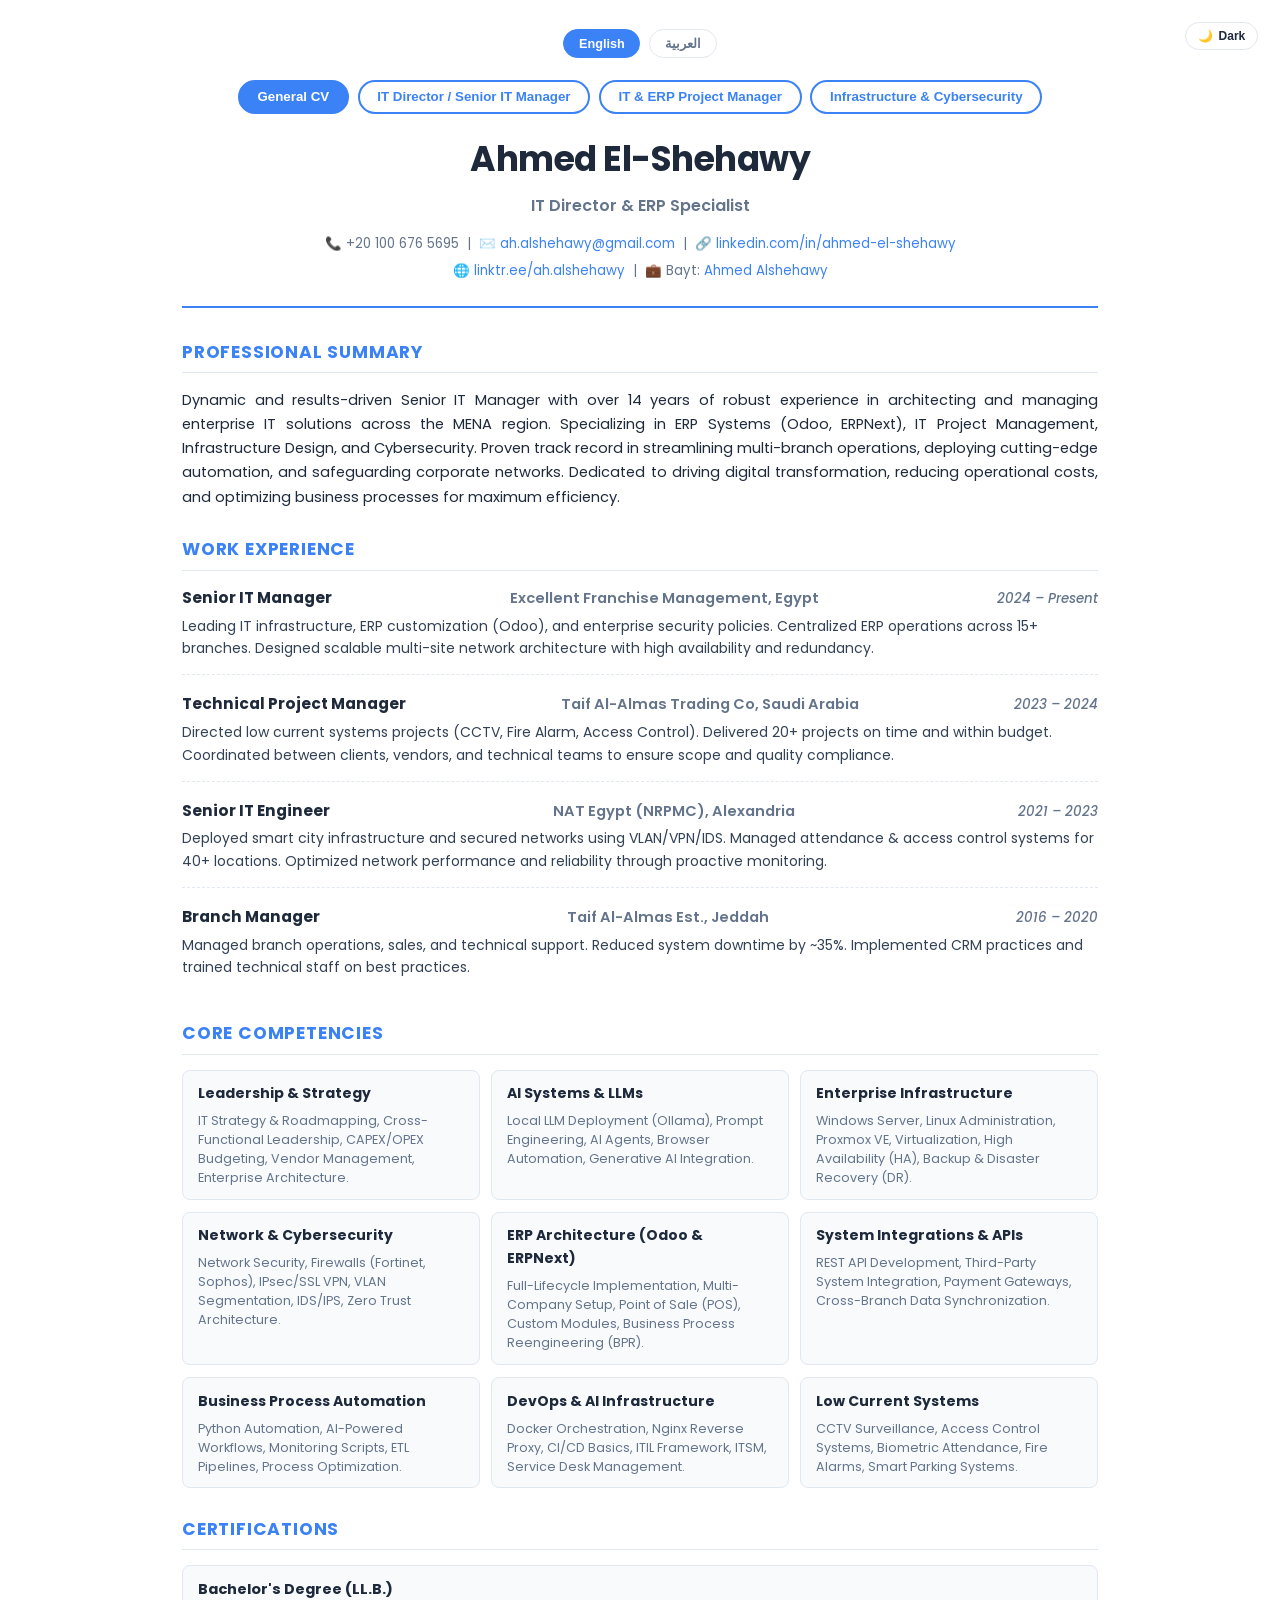
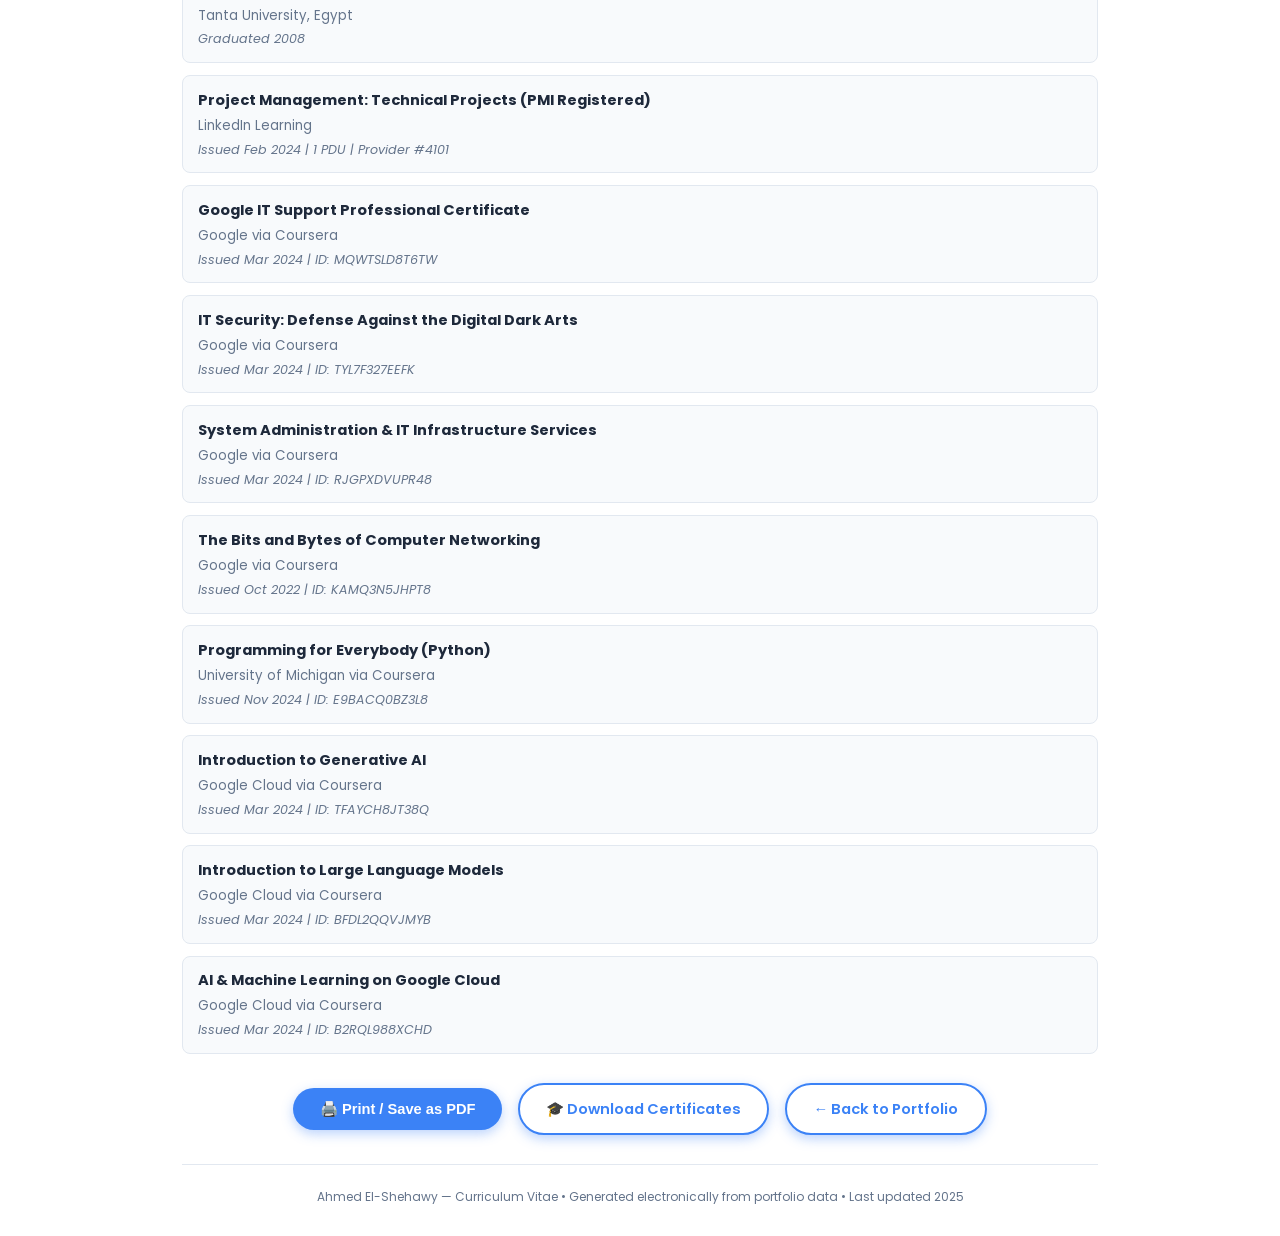
<file: cv.html>
<!DOCTYPE html>
<html lang="en" dir="ltr">
<head>
  <meta charset="UTF-8">
  <meta name="viewport" content="width=device-width, initial-scale=1.0">
  <title>CV — Ahmed El-Shehawy</title>

  <!-- Fonts: Poppins (EN) + Cairo (AR) -->
  <link rel="preconnect" href="https://fonts.googleapis.com">
  <link rel="preconnect" href="https://fonts.gstatic.com" crossorigin>
  <link href="https://fonts.googleapis.com/css2?family=Poppins:wght@300;400;500;600;700&family=Cairo:wght@300;400;500;600;700&display=swap"
    rel="stylesheet">

  <style>
    :root {
      --bg: #fff;
      --text: #1e293b;
      --muted: #64748b;
      --primary: #3b82f6;
      --accent: #f59e0b;
      --border: #e2e8f0;
      --page-width: 960px;
    }

    /* Dark Mode Variables */
    html.dark-mode {
      --bg: #0f172a;
      --text: #f1f5f9;
      --muted: #94a3b8;
      --border: #334155;
    }
    html.dark-mode .skill-item, html.dark-mode .cert-card { background: #1e293b; }
    html.dark-mode .job-target {
      background: linear-gradient(135deg, rgba(59,130,246,0.15), rgba(59,130,246,0.05));
    }

    * { box-sizing: border-box; margin: 0; padding: 0; }

    html, body {
      background: var(--bg);
      color: var(--text);
      font-family: 'Poppins', sans-serif;
      line-height: 1.65;
      font-size: 11pt;
      -webkit-font-smoothing: antialiased;
    }

    html[dir="rtl"] body { font-family: 'Cairo', sans-serif; }

    @page {
      size: A4;
      margin: 15mm 18mm;
    }

    @media print {
      body { background: #fff !important; color: #000 !important; }
      * { animation: none !important; opacity: 1 !important; transform: none !important; }
      .no-print { display: none !important; }
      a { text-decoration: none; color: inherit !important; }
      .section { page-break-inside: avoid; }
      .job-page { page-break-after: always; }
      .job-page:last-child { page-break-after: auto; }

      /* Force light background on cards for printing */
      .skill-item, .cert-card, .job-target {
        background: #fff !important;
        border-color: #ccc !important;
        color: #000 !important;
      }
      .skill-item h4, .cert-card .cert-name { color: #000 !important; }
      .job-target p, .skill-item p, .cert-card .cert-issuer { color: #333 !important; }
    }

    .wrapper {
      max-width: var(--page-width);
      margin: 0 auto;
      padding: 2rem 1.5rem;
    }

    /* Header */
    header {
      text-align: center;
      margin-bottom: 2rem;
      padding-bottom: 1.5rem;
      border-bottom: 2px solid var(--primary);
    }

    h1.name {
      font-size: 26pt;
      font-weight: 700;
      color: var(--text);
      margin-bottom: 0.3rem;
      letter-spacing: -0.5px;
    }

    .title-line {
      font-size: 12pt;
      color: var(--muted);
      font-weight: 600;
      margin-bottom: 0.8rem;
    }

    .contact-block {
      font-size: 10pt;
      color: var(--muted);
      margin-top: 0.8rem;
      line-height: 2;
    }

    .contact-block a { color: var(--primary); text-decoration: none; }
    .contact-block a:hover { text-decoration: underline; }

    /* Sections */
    .section {
      margin-bottom: 1.8rem;
    }

    .section-title {
      font-size: 13pt;
      font-weight: 700;
      color: var(--primary);
      text-transform: uppercase;
      letter-spacing: 0.8px;
      margin-bottom: 1rem;
      padding-bottom: 0.4rem;
      border-bottom: 1px solid var(--border);
    }

    .section-subtitle {
      font-size: 11.5pt;
      font-weight: 600;
      color: var(--text);
      margin-bottom: 0.5rem;
    }

    .summary p { text-align: justify; margin-bottom: 0.5rem; }

    /* Experience Items */
    .exp-item {
      margin-bottom: 1.1rem;
      padding-bottom: 1rem;
      border-bottom: 1px dashed var(--border);
    }
    .exp-item:last-child { border-bottom: none; }

    .exp-header {
      display: flex;
      justify-content: space-between;
      align-items: baseline;
      margin-bottom: 0.3rem;
      flex-wrap: wrap;
    }

    .exp-title {
      font-weight: 700;
      color: var(--text);
      font-size: 11.5pt;
    }

    .exp-company {
      font-weight: 600;
      color: var(--muted);
    }

    .exp-date {
      font-size: 10pt;
      color: var(--muted);
      font-weight: 500;
      font-style: italic;
    }

    .exp-desc {
      font-size: 10.5pt;
      color: #334155;
      line-height: 1.6;
    }

    html[dir="rtl"] .exp-header { flex-direction: row-reverse; text-align: right; }

    /* Skills Grid */
    .skills-grid {
      display: grid;
      grid-template-columns: repeat(auto-fit, minmax(240px, 1fr));
      gap: 0.8rem;
    }

    .skill-item {
      background: #f8fafc;
      border: 1px solid var(--border);
      border-radius: 8px;
      padding: 0.8rem 1rem;
    }

    .skill-item h4 {
      font-size: 10.5pt;
      font-weight: 700;
      margin-bottom: 0.4rem;
      color: var(--text);
    }

    .skill-item p {
      font-size: 9.5pt;
      color: var(--muted);
      line-height: 1.5;
    }

    /* Certs List */
    .cert-list {
      display: grid;
      gap: 0.8rem;
    }

    .cert-card {
      padding: 0.8rem 1rem;
      background: #f8fafc;
      border: 1px solid var(--border);
      border-radius: 8px;
    }

    .cert-card .cert-name {
      font-weight: 700;
      font-size: 11pt;
      color: var(--text);
    }
    .cert-card .cert-issuer {
      font-size: 10pt;
      color: var(--muted);
      margin-top: 0.2rem;
    }
    .cert-card .cert-meta {
      font-size: 9.5pt;
      color: var(--muted);
      font-style: italic;
      margin-top: 0.2rem;
    }

    /* Job-Specific CV Sections */
    .job-target {
      background: linear-gradient(135deg, rgba(59,130,246,0.08), rgba(59,130,246,0.02));
      border: 1px solid rgba(59,130,246,0.15);
      border-radius: 12px;
      padding: 1.2rem 1.4rem;
      margin-bottom: 1.5rem;
    }

    .job-target-title {
      font-size: 12pt;
      font-weight: 700;
      color: var(--primary);
      margin-bottom: 0.5rem;
    }

    .job-target p {
      font-size: 10pt;
      color: var(--muted);
      line-height: 1.6;
    }

    /* Language Selector Buttons */
    .lang-switch {
      display: flex;
      justify-content: center;
      gap: 0.6rem;
      margin-bottom: 1.5rem;
    }

    .lang-btn {
      padding: 0.4rem 1rem;
      border-radius: 50px;
      font-size: 9.5pt;
      font-weight: 600;
      cursor: pointer;
      border: 1px solid var(--border);
      background: #fff;
      color: var(--muted);
      transition: all 0.2s;
    }

    .lang-btn.active {
      background: var(--primary);
      color: #fff;
      border-color: var(--primary);
    }

    /* Theme Toggle */
    .theme-toggle {
      position: absolute;
      top: 1.5rem;
      right: 1.5rem;
      background: var(--bg);
      border: 1px solid var(--border);
      color: var(--text);
      padding: 0.4rem 0.8rem;
      border-radius: 50px;
      cursor: pointer;
      font-size: 9pt;
      font-weight: 600;
      display: flex;
      align-items: center;
      gap: 0.4rem;
      transition: all 0.3s ease;
      z-index: 100;
    }
    .theme-toggle:hover { border-color: var(--primary); color: var(--primary); }
    html[dir="rtl"] .theme-toggle { right: auto; left: 1.5rem; }

    /* Role Buttons (Targeted CV) */
    .role-buttons {
      display: flex;
      flex-wrap: wrap;
      justify-content: center;
      gap: 0.6rem;
      margin-bottom: 1.2rem;
    }

    .role-btn {
      padding: 0.5rem 1.2rem;
      border-radius: 50px;
      font-size: 10pt;
      font-weight: 600;
      cursor: pointer;
      border: 2px solid var(--primary);
      background: transparent;
      color: var(--primary);
      transition: all 0.2s;
    }

    .role-btn.active, .role-btn:hover {
      background: var(--primary);
      color: #fff;
    }

    .hidden-cv { display: none; }

    /* Print actions */
    .actions {
      text-align: center;
      margin: 2rem 0;
    }

    .btn {
      display: inline-block;
      background: var(--primary);
      color: #fff;
      padding: 0.8rem 1.8rem;
      border-radius: 50px;
      font-weight: 600;
      text-decoration: none;
      box-shadow: 0 4px 12px rgba(59,130,246,0.35);
      transition: transform 0.2s, background 0.2s;
      border: none;
      cursor: pointer;
      font-size: 11pt;
    }

    .btn:hover {
      transform: translateY(-2px);
      background: #2563deb;
    }

    .btn-secondary {
      background: transparent;
      color: var(--primary);
      border: 2px solid var(--primary);
      margin-left: 0.8rem;
    }

    .btn-secondary:hover {
      background: rgba(59,130,246,0.05);
    }

    html[dir="rtl"] .btn-secondary { margin-left: 0; margin-right: 0.8rem; }

    /* Back to Top */
    #backToTop {
      position: fixed;
      bottom: 30px;
      right: 30px;
      z-index: 9999;
      background: var(--primary);
      color: #fff;
      width: 45px;
      height: 45px;
      border-radius: 50%;
      display: flex;
      align-items: center;
      justify-content: center;
      cursor: pointer;
      border: none;
      box-shadow: 0 4px 12px rgba(59,130,246,0.3);
      opacity: 0;
      visibility: hidden;
      transform: translateY(20px);
      transition: all 0.3s ease;
    }
    #backToTop.visible { opacity: 1; visibility: visible; transform: translateY(0); }
    #backToTop:hover { transform: translateY(-3px); box-shadow: 0 6px 16px rgba(59,130,246,0.5); }
    html[dir="rtl"] #backToTop { right: auto; left: 30px; }

    footer {
      text-align: center;
      font-size: 9pt;
      color: var(--muted);
      padding-top: 1.5rem;
      border-top: 1px solid var(--border);
      margin-top: 2rem;
    }

    /* --- Entry Animations --- */
    @keyframes slideFadeUp {
      from { opacity: 0; transform: translateY(15px); }
      to { opacity: 1; transform: translateY(0); }
    }

    /* Animate Top Controls on Initial Load */
    .theme-toggle {
      animation: slideFadeUp 0.5s ease forwards;
    }
    .lang-switch {
      opacity: 0;
      animation: slideFadeUp 0.5s ease 0.1s forwards;
    }
    .role-buttons {
      opacity: 0;
      animation: slideFadeUp 0.5s ease 0.2s forwards;
    }

    /* Apply animation to header */
    .job-page:not(.hidden-cv) header {
      animation: slideFadeUp 0.5s ease forwards;
    }
    
    /* Apply animation to target box */
    .job-page:not(.hidden-cv) .job-target {
      opacity: 0; animation: slideFadeUp 0.5s ease 0.15s forwards;
    }

    /* Staggered animation for sections */
    .job-page:not(.hidden-cv) .section:nth-of-type(1) { opacity: 0; animation: slideFadeUp 0.5s ease 0.25s forwards; }
    .job-page:not(.hidden-cv) .section:nth-of-type(2) { opacity: 0; animation: slideFadeUp 0.5s ease 0.35s forwards; }
    .job-page:not(.hidden-cv) .section:nth-of-type(3) { opacity: 0; animation: slideFadeUp 0.5s ease 0.45s forwards; }
    .job-page:not(.hidden-cv) .section:nth-of-type(4) { opacity: 0; animation: slideFadeUp 0.5s ease 0.55s forwards; }
    .job-page:not(.hidden-cv) .section:nth-of-type(5) { opacity: 0; animation: slideFadeUp 0.5s ease 0.65s forwards; }
  </style>
</head>
<body>

<div class="wrapper">

  <!-- Theme Toggle -->
  <button id="themeToggle" class="theme-toggle no-print">
    <span class="icon">🌙</span> <span class="text">Dark</span>
  </button>

  <!-- Language Switcher (Screen Only) -->
  <div class="lang-switch no-print">
    <button class="lang-btn active" data-lang="en">English</button>
    <button class="lang-btn" data-lang="ar">العربية</button>
  </div>

  <!-- Role Selector for Targeted CVs -->
  <div class="role-buttons no-print">
    <button class="role-btn active" data-role="generic">General CV</button>
    <button class="role-btn" data-role="itmanager">IT Director / Senior IT Manager</button>
    <button class="role-btn" data-role="erppm">IT & ERP Project Manager</button>
    <button class="role-btn" data-role="infosec">Infrastructure & Cybersecurity</button>
  </div>

  <!-- Auto-select role from URL on load -->
  <script>
    (function () {
      const params = new URLSearchParams(window.location.search);
      const role = params.get('role');
      if (role && ['generic','itmanager','erppm','infosec'].includes(role)) {
        localStorage.setItem('cv-role', role);
      }
    })();
  </script>


  <!-- ==================== ENGLISH CV ==================== -->
  <div id="cv-en" class="cv-lang">

    <!-- ==== GENERIC / MASTER CV ==== -->
    <div class="job-page" id="page-generic-en">
      <header>
        <h1 class="name">Ahmed El-Shehawy</h1>
        <div class="title-line">IT Director &amp; ERP Specialist</div>
        <div class="contact-block">
          📞 +20 100 676 5695 &nbsp;|&nbsp;
          ✉️ <a href="mailto:ah.alshehawy@gmail.com">ah.alshehawy@gmail.com</a> &nbsp;|&nbsp;
          🔗 <a href="https://linkedin.com/in/ahmed-el-shehawy" target="_blank">linkedin.com/in/ahmed-el-shehawy</a>
          <br>
          🌐 <a href="https://linktr.ee/ah.alshehawy" target="_blank">linktr.ee/ah.alshehawy</a> &nbsp;|&nbsp;
          💼 Bayt: <a href="https://people.bayt.com/ahmed-alshehawy" target="_blank">Ahmed Alshehawy</a>
        </div>
      </header>

      <section class="section">
        <h2 class="section-title">Professional Summary</h2>
        <div class="summary">
          <p>Dynamic and results-driven Senior IT Manager with over 14 years of robust experience in architecting and managing enterprise IT solutions across the MENA region. Specializing in ERP Systems (Odoo, ERPNext), IT Project Management, Infrastructure Design, and Cybersecurity. Proven track record in streamlining multi-branch operations, deploying cutting-edge automation, and safeguarding corporate networks. Dedicated to driving digital transformation, reducing operational costs, and optimizing business processes for maximum efficiency.</p>
        </div>
      </section>

      <section class="section">
        <h2 class="section-title">Work Experience</h2>

        <div class="exp-item">
          <div class="exp-header">
            <span class="exp-title">Senior IT Manager</span>
            <span class="exp-company">Excellent Franchise Management, Egypt</span>
            <span class="exp-date">2024 – Present</span>
          </div>
          <div class="exp-desc">
            Leading IT infrastructure, ERP customization (Odoo), and enterprise security policies. Centralized ERP operations across 15+ branches. Designed scalable multi-site network architecture with high availability and redundancy.
          </div>
        </div>

        <div class="exp-item">
          <div class="exp-header">
            <span class="exp-title">Technical Project Manager</span>
            <span class="exp-company">Taif Al-Almas Trading Co, Saudi Arabia</span>
            <span class="exp-date">2023 – 2024</span>
          </div>
          <div class="exp-desc">
            Directed low current systems projects (CCTV, Fire Alarm, Access Control). Delivered 20+ projects on time and within budget. Coordinated between clients, vendors, and technical teams to ensure scope and quality compliance.
          </div>
        </div>

        <div class="exp-item">
          <div class="exp-header">
            <span class="exp-title">Senior IT Engineer</span>
            <span class="exp-company">NAT Egypt (NRPMC), Alexandria</span>
            <span class="exp-date">2021 – 2023</span>
          </div>
          <div class="exp-desc">
            Deployed smart city infrastructure and secured networks using VLAN/VPN/IDS. Managed attendance & access control systems for 40+ locations. Optimized network performance and reliability through proactive monitoring.
          </div>
        </div>

        <div class="exp-item">
          <div class="exp-header">
            <span class="exp-title">Branch Manager</span>
            <span class="exp-company">Taif Al-Almas Est., Jeddah</span>
            <span class="exp-date">2016 – 2020</span>
          </div>
          <div class="exp-desc">
            Managed branch operations, sales, and technical support. Reduced system downtime by ~35%. Implemented CRM practices and trained technical staff on best practices.
          </div>
        </div>
      </section>

      <section class="section">
        <h2 class="section-title">Core Competencies</h2>
        <div class="skills-grid">
          <div class="skill-item">
            <h4>Leadership &amp; Strategy</h4>
            <p>IT Strategy &amp; Roadmapping, Cross-Functional Leadership, CAPEX/OPEX Budgeting, Vendor Management, Enterprise Architecture.</p>
          </div>
          <div class="skill-item">
            <h4>AI Systems &amp; LLMs</h4>
            <p>Local LLM Deployment (Ollama), Prompt Engineering, AI Agents, Browser Automation, Generative AI Integration.</p>
          </div>
          <div class="skill-item">
            <h4>Enterprise Infrastructure</h4>
            <p>Windows Server, Linux Administration, Proxmox VE, Virtualization, High Availability (HA), Backup &amp; Disaster Recovery (DR).</p>
          </div>
          <div class="skill-item">
            <h4>Network &amp; Cybersecurity</h4>
            <p>Network Security, Firewalls (Fortinet, Sophos), IPsec/SSL VPN, VLAN Segmentation, IDS/IPS, Zero Trust Architecture.</p>
          </div>
          <div class="skill-item">
            <h4>ERP Architecture (Odoo &amp; ERPNext)</h4>
            <p>Full-Lifecycle Implementation, Multi-Company Setup, Point of Sale (POS), Custom Modules, Business Process Reengineering (BPR).</p>
          </div>
          <div class="skill-item">
            <h4>System Integrations &amp; APIs</h4>
            <p>REST API Development, Third-Party System Integration, Payment Gateways, Cross-Branch Data Synchronization.</p>
          </div>
          <div class="skill-item">
            <h4>Business Process Automation</h4>
            <p>Python Automation, AI-Powered Workflows, Monitoring Scripts, ETL Pipelines, Process Optimization.</p>
          </div>
          <div class="skill-item">
            <h4>DevOps &amp; AI Infrastructure</h4>
            <p>Docker Orchestration, Nginx Reverse Proxy, CI/CD Basics, ITIL Framework, ITSM, Service Desk Management.</p>
          </div>
          <div class="skill-item">
            <h4>Low Current Systems</h4>
            <p>CCTV Surveillance, Access Control Systems, Biometric Attendance, Fire Alarms, Smart Parking Systems.</p>
          </div>
        </div>
      </section>

      <section class="section">
        <h2 class="section-title">Certifications</h2>
        <div class="cert-list">
          <div class="cert-card">
            <div class="cert-name">Bachelor's Degree (LL.B.)</div>
            <div class="cert-issuer">Tanta University, Egypt</div>
            <div class="cert-meta">Graduated 2008</div>
          </div>
          <div class="cert-card">
            <div class="cert-name">Project Management: Technical Projects (PMI Registered)</div>
            <div class="cert-issuer">LinkedIn Learning</div>
            <div class="cert-meta">Issued Feb 2024 | 1 PDU | Provider #4101</div>
          </div>
          <div class="cert-card">
            <div class="cert-name">Google IT Support Professional Certificate</div>
            <div class="cert-issuer">Google via Coursera</div>
            <div class="cert-meta">Issued Mar 2024 | ID: MQWTSLD8T6TW</div>
          </div>
          <div class="cert-card">
            <div class="cert-name">IT Security: Defense Against the Digital Dark Arts</div>
            <div class="cert-issuer">Google via Coursera</div>
            <div class="cert-meta">Issued Mar 2024 | ID: TYL7F327EEFK</div>
          </div>
          <div class="cert-card">
            <div class="cert-name">System Administration &amp; IT Infrastructure Services</div>
            <div class="cert-issuer">Google via Coursera</div>
            <div class="cert-meta">Issued Mar 2024 | ID: RJGPXDVUPR48</div>
          </div>
          <div class="cert-card">
            <div class="cert-name">The Bits and Bytes of Computer Networking</div>
            <div class="cert-issuer">Google via Coursera</div>
            <div class="cert-meta">Issued Oct 2022 | ID: KAMQ3N5JHPT8</div>
          </div>
          <div class="cert-card">
            <div class="cert-name">Programming for Everybody (Python)</div>
            <div class="cert-issuer">University of Michigan via Coursera</div>
            <div class="cert-meta">Issued Nov 2024 | ID: E9BACQ0BZ3L8</div>
          </div>
          <div class="cert-card">
            <div class="cert-name">Introduction to Generative AI</div>
            <div class="cert-issuer">Google Cloud via Coursera</div>
            <div class="cert-meta">Issued Mar 2024 | ID: TFAYCH8JT38Q</div>
          </div>
          <div class="cert-card">
            <div class="cert-name">Introduction to Large Language Models</div>
            <div class="cert-issuer">Google Cloud via Coursera</div>
            <div class="cert-meta">Issued Mar 2024 | ID: BFDL2QQVJMYB</div>
          </div>
          <div class="cert-card">
            <div class="cert-name">AI &amp; Machine Learning on Google Cloud</div>
            <div class="cert-issuer">Google Cloud via Coursera</div>
            <div class="cert-meta">Issued Mar 2024 | ID: B2RQL988XCHD</div>
          </div>
        </div>
      </section>

    </div> <!-- END #page-generic-en -->

    <!-- ==== TARGETED: IT DIRECTOR / SENIOR IT MANAGER ==== -->
    <div class="job-page hidden-cv" id="page-itmanager-en">
      <header>
        <h1 class="name">Ahmed El-Shehawy</h1>
        <div class="title-line">Senior IT Manager | Infrastructure &amp; Cybersecurity Leader</div>
        <div class="contact-block">
          📞 +20 100 676 5695 &nbsp;|&nbsp;
          ✉️ <a href="mailto:ah.alshehawy@gmail.com">ah.alshehawy@gmail.com</a> &nbsp;|&nbsp;
          🔗 <a href="https://linkedin.com/in/ahmed-el-shehawy" target="_blank">linkedin.com/in/ahmed-el-shehawy</a>
        </div>
      </header>

      <div class="job-target">
        <div class="job-target-title">🎯 Targeted for: Senior IT Manager / IT Director Roles</div>
        <p>This CV highlights strategic leadership, enterprise infrastructure, security governance, and team management experience across 14+ years in MENA.</p>
      </div>

      <section class="section">
        <h2 class="section-title">Professional Profile</h2>
        <div class="summary">
          <p>Seasoned IT Leader with 14+ years of experience directing enterprise technology strategy, infrastructure modernization, and cybersecurity operations across Egypt and Saudi Arabia. Proven success in building and scaling IT departments, centralizing ERP operations for 15+ branches, and implementing robust security frameworks that prevent breaches and ensure compliance. Adept at budget management, vendor negotiations, and leading cross-functional technology teams.</p>
        </div>
      </section>

      <section class="section">
        <h2 class="section-title">Relevant Experience</h2>

        <div class="exp-item">
          <div class="exp-header">
            <span class="exp-title">Senior IT Manager</span>
            <span class="exp-company">Excellent Franchise Management, Egypt</span>
            <span class="exp-date">2024 – Present</span>
          </div>
          <div class="exp-desc">
            <strong>Leadership:</strong> Built and lead IT department; set technology roadmap; managed vendor relationships and CAPEX budgeting. <strong>Infrastructure:</strong> Designed multi-site network with redundancy, high-availability servers, and centralized monitoring. <strong>Security:</strong> Implemented zero-trust model, endpoint protection, and security awareness training. <strong>ERP:</strong> Led Odoo customization and data migration across 15 branches, standardizing business processes.
          </div>
        </div>

        <div class="exp-item">
          <div class="exp-header">
            <span class="exp-title">Senior IT Engineer</span>
            <span class="exp-company">NAT Egypt (NRPMC), Alexandria</span>
            <span class="exp-date">2021 – 2023</span>
          </div>
          <div class="exp-desc">
            Engineered smart city infrastructure: fiber backbone, VLAN segmentation, VPN remote access, and IDS/IPS deployment. Managed 40+ attendance/access points network. Maintained Windows/Linux servers, Proxmox virtualization, and backup/disaster recovery solutions.
          </div>
        </div>

        <div class="exp-item">
          <div class="exp-header">
            <span class="exp-title">Branch Manager — IT &amp; Technical Operations</span>
            <span class="exp-company">Taif Al-Almas Est., Jeddah</span>
            <span class="exp-date">2016 – 2020</span>
          </div>
          <div class="exp-desc">
            Oversaw technical support, system maintenance, and branch IT operations. Reduced system downtime by ~35% through preventive maintenance and SLA enforcement. Trained and mentored technical staff.
          </div>
        </div>
      </section>

      <section class="section">
        <h2 class="section-title">Strategic Competencies</h2>
        <div class="skills-grid">
          <div class="skill-item"><h4>IT Strategy &amp; Governance</h4><p>Strategic Roadmapping, ITIL Framework, Risk Management, Regulatory Compliance, Digital Transformation.</p></div>
          <div class="skill-item"><h4>Infrastructure Architecture</h4><p>High Availability (HA), Disaster Recovery (DR), Cloud Integration, Proxmox, Multi-Site SD-WAN, VPN.</p></div>
          <div class="skill-item"><h4>Cybersecurity &amp; Risk</h4><p>Zero Trust Architecture, Firewalls (Fortinet/Sophos), IDS/IPS, Endpoint Detection &amp; Response (EDR), Security Audits.</p></div>
          <div class="skill-item"><h4>Team Leadership</h4><p>Cross-Functional Leadership, Talent Acquisition, Performance Management, Agile Methodologies, Mentoring.</p></div>
          <div class="skill-item"><h4>Budget &amp; Vendor Management</h4><p>CAPEX/OPEX Planning, RFP Development, SLA Negotiations, Cost Optimization, IT Procurement.</p></div>
          <div class="skill-item"><h4>ERP &amp; Digital Solutions</h4><p>Odoo Customization, Data Migration, Process Digitization, Workflow Automation, Business Intelligence (BI).</p></div>
        </div>
      </section>

      <section class="section">
        <h2 class="section-title">Key Certifications</h2>
        <div class="cert-list">
          <div class="cert-card">
            <div class="cert-name">Project Management: Technical Projects (PMI Registered)</div>
            <div class="cert-issuer">LinkedIn Learning</div>
            <div class="cert-meta">Issued Feb 2024 | 1 PDU | Provider #4101</div>
          </div>
          <div class="cert-card">
            <div class="cert-name">System Administration &amp; IT Infrastructure Services</div>
            <div class="cert-issuer">Google via Coursera</div>
            <div class="cert-meta">Issued Mar 2024 | ID: RJGPXDVUPR48</div>
          </div>
          <div class="cert-card">
            <div class="cert-name">IT Security: Defense Against the Digital Dark Arts</div>
            <div class="cert-issuer">Google via Coursera</div>
            <div class="cert-meta">Issued Mar 2024 | ID: TYL7F327EEFK</div>
          </div>
          <div class="cert-card">
            <div class="cert-name">The Bits and Bytes of Computer Networking</div>
            <div class="cert-issuer">Google via Coursera</div>
            <div class="cert-meta">Issued Oct 2022 | ID: KAMQ3N5JHPT8</div>
          </div>
          <div class="cert-card">
            <div class="cert-name">Google IT Support Professional Certificate</div>
            <div class="cert-issuer">Google via Coursera</div>
            <div class="cert-meta">Issued Mar 2024 | ID: MQWTSLD8T6TW</div>
          </div>
          <div class="cert-card">
            <div class="cert-name">Bachelor's Degree in Computer Science</div>
            <div class="cert-issuer">Tanta University, Egypt</div>
            <div class="cert-meta">Graduated 2008</div>
          </div>
          <div class="cert-card">
            <div class="cert-name">Programming for Everybody (Python)</div>
            <div class="cert-issuer">University of Michigan via Coursera</div>
            <div class="cert-meta">Issued Nov 2024 | ID: E9BACQ0BZ3L8</div>
          </div>
          <div class="cert-card">
            <div class="cert-name">Introduction to Generative AI</div>
            <div class="cert-issuer">Google Cloud via Coursera</div>
            <div class="cert-meta">Issued Mar 2024 | ID: TFAYCH8JT38Q</div>
          </div>
          <div class="cert-card">
            <div class="cert-name">Introduction to Large Language Models</div>
            <div class="cert-issuer">Google Cloud via Coursera</div>
            <div class="cert-meta">Issued Mar 2024 | ID: BFDL2QQVJMYB</div>
          </div>
          <div class="cert-card">
            <div class="cert-name">AI &amp; Machine Learning on Google Cloud</div>
            <div class="cert-issuer">Google Cloud via Coursera</div>
            <div class="cert-meta">Issued Mar 2024 | ID: B2RQL988XCHD</div>
          </div>
        </div>
      </section>
    </div> <!-- END #page-itmanager-en -->

    <!-- ==== TARGETED: IT & ERP PROJECT MANAGER ==== -->
    <div class="job-page hidden-cv" id="page-erppm-en">
      <header>
        <h1 class="name">Ahmed El-Shehawy</h1>
        <div class="title-line">IT &amp; ERP (Odoo, ERPNext) Project Manager</div>
        <div class="contact-block">
          📞 +20 100 676 5695 &nbsp;|&nbsp;
          ✉️ <a href="mailto:ah.alshehawy@gmail.com">ah.alshehawy@gmail.com</a> &nbsp;|&nbsp;
          🔗 <a href="https://linkedin.com/in/ahmed-el-shehawy" target="_blank">linkedin.com/in/ahmed-el-shehawy</a>
        </div>
      </header>

      <div class="job-target">
        <div class="job-target-title">🎯 Targeted for: IT &amp; ERP Project Manager Roles</div>
        <p>This CV emphasizes end-to-end ERP implementation, project delivery, business process reengineering, and cross-functional team leadership.</p>
      </div>

      <section class="section">
        <h2 class="section-title">Professional Profile</h2>
        <div class="summary">
          <p>Project Manager with deep expertise in ERP systems (Odoo &amp; ERPNext) and IT infrastructure. Delivered 20+ technical projects on time and within budget across Saudi Arabia and Egypt. Combines hands-on technical knowledge with strong PM skills to lead requirements gathering, solution design, deployment, and user training. Specializes in multi-company implementations, POS rollouts, and custom module development.</p>
        </div>
      </section>

      <section class="section">
        <h2 class="section-title">Project Experience</h2>

        <div class="exp-item">
          <div class="exp-header">
            <span class="exp-title">Technical Project Manager — ERP &amp; Low Current Systems</span>
            <span class="exp-company">Taif Al-Almas Trading Co, Saudi Arabia</span>
            <span class="exp-date">2023 – 2024</span>
          </div>
          <div class="exp-desc">
            Managed portfolio of 20+ projects including CCTV, Fire Alarm, Access Control, and POS deployments. Coordinated with clients, vendors, and field technicians. Maintained project schedules, budgets, and quality gates.
          </div>
        </div>

        <div class="exp-item">
          <div class="exp-header">
            <span class="exp-title">Senior IT Manager — ERP Rollout</span>
            <span class="exp-company">Excellent Franchise Management, Egypt</span>
            <span class="exp-date">2024 – Present</span>
          </div>
          <div class="exp-desc">
            Leading Odoo ERP implementation across 15+ branches: requirements gathering, customization (sales, inventory, accounting), data migration, training, and post-go-live support. Standardized business processes using BPR principles.
          </div>
        </div>

        <div class="exp-item">
          <div class="exp-header">
            <span class="exp-title">Branch Manager — Technical Operations</span>
            <span class="exp-company">Taif Al-Almas Est., Jeddah</span>
            <span class="exp-date">2016 – 2020</span>
          </div>
          <div class="exp-desc">
            Executed technical projects including POS system installation, CCTV upgrades, and access control integration. Trained end-users and wrote SOPs for operational excellence.
          </div>
        </div>
      </section>

      <section class="section">
        <h2 class="section-title">ERP &amp; Project Management Competencies</h2>
        <div class="skills-grid">
          <div class="skill-item"><h4>Odoo / ERPNext Implementation</h4><p>Full-Lifecycle Delivery, Module Configuration, Custom Development, Master Data Management (MDM), Data Migration.</p></div>
          <div class="skill-item"><h4>Business Process Reengineering (BPR)</h4><p>Gap Analysis, Workflow Redesign, Process Optimization, Change Management, Operational Excellence.</p></div>
          <div class="skill-item"><h4>POS &amp; Retail Systems</h4><p>Multi-Branch POS Architecture, Pricing Strategies, Hardware Integration, Real-Time Inventory Sync.</p></div>
          <div class="skill-item"><h4>Project Planning &amp; Delivery</h4><p>Agile/Scrum, Scope Definition, Work Breakdown Structure (WBS), Resource Allocation, Risk Management.</p></div>
          <div class="skill-item"><h4>REST API Integrations</h4><p>System Bridging, Payment Gateway Integration, Logistics API, Third-Party Software Connectors.</p></div>
          <div class="skill-item"><h4>User Training &amp; Support</h4><p>User Acceptance Testing (UAT), Training Manuals, SLA-based Support, Stakeholder Communication.</p></div>
        </div>
      </section>

      <section class="section">
        <h2 class="section-title">Certifications</h2>
        <div class="cert-list">
          <div class="cert-card">
            <div class="cert-name">Project Management: Technical Projects (PMI Registered)</div>
            <div class="cert-issuer">LinkedIn Learning</div>
            <div class="cert-meta">Issued Feb 2024 | 1 PDU | Provider #4101</div>
          </div>
          <div class="cert-card">
            <div class="cert-name">Programming for Everybody (Python)</div>
            <div class="cert-issuer">University of Michigan via Coursera</div>
            <div class="cert-meta">Issued Nov 2024 | ID: E9BACQ0BZ3L8</div>
          </div>
          <div class="cert-card">
            <div class="cert-name">Bachelor's Degree in Computer Science</div>
            <div class="cert-issuer">Tanta University, Egypt</div>
            <div class="cert-meta">Graduated 2008</div>
          </div>
          <div class="cert-card">
            <div class="cert-name">Google IT Support Professional Certificate</div>
            <div class="cert-issuer">Google via Coursera</div>
            <div class="cert-meta">Issued Mar 2024 | ID: MQWTSLD8T6TW</div>
          </div>
          <div class="cert-card">
            <div class="cert-name">System Administration &amp; IT Infrastructure Services</div>
            <div class="cert-issuer">Google via Coursera</div>
            <div class="cert-meta">Issued Mar 2024 | ID: RJGPXDVUPR48</div>
          </div>
          <div class="cert-card">
            <div class="cert-name">The Bits and Bytes of Computer Networking</div>
            <div class="cert-issuer">Google via Coursera</div>
            <div class="cert-meta">Issued Oct 2022 | ID: KAMQ3N5JHPT8</div>
          </div>
          <div class="cert-card">
            <div class="cert-name">IT Security: Defense Against the Digital Dark Arts</div>
            <div class="cert-issuer">Google via Coursera</div>
            <div class="cert-meta">Issued Mar 2024 | ID: TYL7F327EEFK</div>
          </div>
          <div class="cert-card">
            <div class="cert-name">Introduction to Generative AI</div>
            <div class="cert-issuer">Google Cloud via Coursera</div>
            <div class="cert-meta">Issued Mar 2024 | ID: TFAYCH8JT38Q</div>
          </div>
          <div class="cert-card">
            <div class="cert-name">Introduction to Large Language Models</div>
            <div class="cert-issuer">Google Cloud via Coursera</div>
            <div class="cert-meta">Issued Mar 2024 | ID: BFDL2QQVJMYB</div>
          </div>
          <div class="cert-card">
            <div class="cert-name">AI &amp; Machine Learning on Google Cloud</div>
            <div class="cert-issuer">Google Cloud via Coursera</div>
            <div class="cert-meta">Issued Mar 2024 | ID: B2RQL988XCHD</div>
          </div>
        </div>
      </section>
    </div> <!-- END #page-erppm-en -->

    <!-- ==== TARGETED: INFRASTRUCTURE & CYBERSECURITY ==== -->
    <div class="job-page hidden-cv" id="page-infosec-en">
      <header>
        <h1 class="name">Ahmed El-Shehawy</h1>
        <div class="title-line">Infrastructure &amp; Cybersecurity Specialist</div>
        <div class="contact-block">
          📞 +20 100 676 5695 &nbsp;|&nbsp;
          ✉️ <a href="mailto:ah.alshehawy@gmail.com">ah.alshehawy@gmail.com</a> &nbsp;|&nbsp;
          🔗 <a href="https://linkedin.com/in/ahmed-el-shehawy" target="_blank">linkedin.com/in/ahmed-el-shehawy</a>
        </div>
      </header>

      <div class="job-target">
        <div class="job-target-title">🎯 Targeted for: Infrastructure &amp; Cybersecurity Roles</div>
        <p>This CV highlights network engineering, security operations, firewall/IDS/IPS deployment, and smart-city infrastructure projects.</p>
      </div>

      <section class="section">
        <h2 class="section-title">Professional Profile</h2>
        <div class="summary">
          <p>Cybersecurity and infrastructure engineer with 14+ years of hands-on experience designing, deploying, and securing enterprise networks across Egypt and Saudi Arabia. Expertise in firewall implementation (Fortigate, Sophos, OPNsense), intrusion detection/prevention, VPN, VLAN segmentation, and compliance. Proven record of securing smart-city deployments and large-scale attendance/access systems.</p>
        </div>
      </section>

      <section class="section">
        <h2 class="section-title">Security &amp; Infrastructure Experience</h2>

        <div class="exp-item">
          <div class="exp-header">
            <span class="exp-title">Senior IT Manager — Enterprise Security</span>
            <span class="exp-company">Excellent Franchise Management, Egypt</span>
            <span class="exp-date">2024 – Present</span>
          </div>
          <div class="exp-desc">
            Enforced enterprise-wide security policies, deploying zero-trust network architectures and endpoint protection across 15+ branches. Conducted regular vulnerability assessments and safeguarded corporate data.
          </div>
        </div>

        <div class="exp-item">
          <div class="exp-header">
            <span class="exp-title">Senior IT Engineer — Security &amp; Smart Infrastructure</span>
            <span class="exp-company">NAT Egypt (NRPMC), Alexandria</span>
            <span class="exp-date">2021 – 2023</span>
          </div>
          <div class="exp-desc">
            Designed and deployed secure network infrastructure for smart city projects: implemented firewall rules, VPN tunnels, VLANs for traffic isolation, and IDS/IPS sensors. Hardened servers and workstations against threats. Conducted regular security audits and vulnerability assessments.
          </div>
        </div>

        <div class="exp-item">
          <div class="exp-header">
            <span class="exp-title">Technical Project Manager — Security Systems</span>
            <span class="exp-company">Taif Al-Almas Trading Co, Saudi Arabia</span>
            <span class="exp-date">2023 – 2024</span>
          </div>
          <div class="exp-desc">
            Led 20+ security projects: CCTV, Fire Alarm, Access Control systems. Ensured installations met security standards and integration with existing IT infrastructure. Trained clients on system operation and security best practices.
          </div>
        </div>

        <div class="exp-item">
          <div class="exp-header">
            <span class="exp-title">Branch Manager — Technical Operations</span>
            <span class="exp-company">Taif Al-Almas Est., Jeddah</span>
            <span class="exp-date">2016 – 2020</span>
          </div>
          <div class="exp-desc">
            Maintained branch network security, updated firewall policies, and managed incident response. Oversaw physical security systems including access control and alarm monitoring.
          </div>
        </div>
      </section>

      <section class="section">
        <h2 class="section-title">Technical Skills</h2>
        <div class="skills-grid">
          <div class="skill-item"><h4>Network Security</h4><p>Next-Gen Firewalls (FortiGate, Sophos), IPsec/SSL VPN, VLAN Segmentation, L2/L3 Routing, SD-WAN.</p></div>
          <div class="skill-item"><h4>IDS/IPS &amp; Threat Monitoring</h4><p>Intrusion Detection/Prevention, SIEM Concepts, Log Analysis, Threat Hunting, Packet Inspection.</p></div>
          <div class="skill-item"><h4>Compliance &amp; Hardening</h4><p>Security Baselines, Patch Management, Endpoint Protection (EDR), Penetration Testing Basics, Audit Trails.</p></div>
          <div class="skill-item"><h4>Enterprise Infrastructure</h4><p>Windows/Linux Server Administration, Proxmox Virtualization, High Availability Clusters, Veeam Backup &amp; DR.</p></div>
          <div class="skill-item"><h4>Physical Security Systems</h4><p>CCTV Network Design, Access Control Panels, Fire Alarm Integration, Biometric Authentication Systems.</p></div>
          <div class="skill-item"><h4>Python for Security</h4><p>Task Automation Scripts, Security Monitoring Tools, Log Parsing, ETL Pipelines for Security Data.</p></div>
        </div>
      </section>

      <section class="section">
        <h2 class="section-title">Certifications</h2>
        <div class="cert-list">
          <div class="cert-card">
            <div class="cert-name">IT Security: Defense Against the Digital Dark Arts</div>
            <div class="cert-issuer">Google via Coursera</div>
            <div class="cert-meta">Issued Mar 2024 | ID: TYL7F327EEFK</div>
          </div>
          <div class="cert-card">
            <div class="cert-name">The Bits and Bytes of Computer Networking</div>
            <div class="cert-issuer">Google via Coursera</div>
            <div class="cert-meta">Issued Oct 2022 | ID: KAMQ3N5JHPT8</div>
          </div>
          <div class="cert-card">
            <div class="cert-name">System Administration &amp; IT Infrastructure Services</div>
            <div class="cert-issuer">Google via Coursera</div>
            <div class="cert-meta">Issued Mar 2024 | ID: RJGPXDVUPR48</div>
          </div>
          <div class="cert-card">
            <div class="cert-name">Google IT Support Professional Certificate</div>
            <div class="cert-issuer">Google via Coursera</div>
            <div class="cert-meta">Issued Mar 2024 | ID: MQWTSLD8T6TW</div>
          </div>
          <div class="cert-card">
            <div class="cert-name">Programming for Everybody (Python)</div>
            <div class="cert-issuer">University of Michigan via Coursera</div>
            <div class="cert-meta">Issued Nov 2024 | ID: E9BACQ0BZ3L8</div>
          </div>
          <div class="cert-card">
            <div class="cert-name">Bachelor's Degree in Computer Science</div>
            <div class="cert-issuer">Tanta University, Egypt</div>
            <div class="cert-meta">Graduated 2008</div>
          </div>
          <div class="cert-card">
            <div class="cert-name">Project Management: Technical Projects (PMI Registered)</div>
            <div class="cert-issuer">LinkedIn Learning</div>
            <div class="cert-meta">Issued Feb 2024 | 1 PDU | Provider #4101</div>
          </div>
          <div class="cert-card">
            <div class="cert-name">Introduction to Generative AI</div>
            <div class="cert-issuer">Google Cloud via Coursera</div>
            <div class="cert-meta">Issued Mar 2024 | ID: TFAYCH8JT38Q</div>
          </div>
          <div class="cert-card">
            <div class="cert-name">Introduction to Large Language Models</div>
            <div class="cert-issuer">Google Cloud via Coursera</div>
            <div class="cert-meta">Issued Mar 2024 | ID: BFDL2QQVJMYB</div>
          </div>
          <div class="cert-card">
            <div class="cert-name">AI &amp; Machine Learning on Google Cloud</div>
            <div class="cert-issuer">Google Cloud via Coursera</div>
            <div class="cert-meta">Issued Mar 2024 | ID: B2RQL988XCHD</div>
          </div>
        </div>
      </section>
    </div> <!-- END #page-infosec-en -->

    <!-- Actions EN -->
    <div class="actions no-print">
      <button class="btn" onclick="window.print()">🖨️ Print / Save as PDF</button>
      <a href="My certificates.pdf" class="btn btn-secondary" target="_blank" download>🎓 Download Certificates</a>
      <a href="index.html" class="btn btn-secondary">← Back to Portfolio</a>
    </div>

    <footer class="no-print">
      <p>Ahmed El-Shehawy — Curriculum Vitae • Generated electronically from portfolio data • Last updated 2025</p>
    </footer>

  </div> <!-- END #cv-en -->

    <!-- ==================== العربية CV ==================== -->
    <div id="cv-ar" class="cv-lang hidden-cv" dir="rtl">

      <div class="job-page" id="page-generic-ar">
        <header>
          <h1 class="name">أحمد الشهاوي</h1>
          <div class="title-line">مدير تكنولوجيا المعلومات &amp; خبير ERP</div>
          <div class="contact-block">
            📞 +20 100 676 5695 &nbsp;|&nbsp;
            ✉️ <a href="mailto:ah.alshehawy@gmail.com">ah.alshehawy@gmail.com</a> &nbsp;|&nbsp;
            🔗 <a href="https://linkedin.com/in/ahmed-el-shehawy" target="_blank">linkedin.com/in/ahmed-el-shehawy</a>
            <br>
            🌐 <a href="https://linktr.ee/ah.alshehawy" target="_blank">linktr.ee/ah.alshehawy</a> &nbsp;|&nbsp;
            💼 Bayt: <a href="https://people.bayt.com/ahmed-alshehawy" target="_blank">Ahmed Alshehawy</a>
          </div>
        </header>

        <section class="section">
          <h2 class="section-title">الملف المهني</h2>
          <div class="summary">
            <p>مدير تقنية معلومات متمرس بخبرة تزيد عن 14 عاماً في تصميم وإدارة حلول تكنولوجيا المعلومات للشركات عبر منطقة الشرق الأوسط وشمال أفريقيا. خبير متخصص في أنظمة ERP (Odoo، ERPNext)، إدارة المشاريع التقنية، البنية التحتية، والأمن السيبراني. أمتلك سجلاً حافلاً في تبسيط عمليات الفروع المتعددة، نشر أحدث تقنيات الأتمتة، وحماية الشبكات المؤسسية. أركز على قيادة التحول الرقمي، خفض التكاليف التشغيلية، وتحسين الكفاءة التشغيلية.</p>
          </div>
        </section>

        <section class="section">
          <h2 class="section-title">الخبرة العملية</h2>

          <div class="exp-item">
            <div class="exp-header">
              <span class="exp-title">مدير تكنولوجيا المعلومات</span>
              <span class="exp-company">إكسيلنت لادارة الامتيازات التجاريه، مصر</span>
              <span class="exp-date">2024 – الحالي</span>
            </div>
            <div class="exp-desc">
              قيادة البنية التحتية وتخصيص Odoo وسياسات الأمن. مركزة عمليات ERP لأكثر من 15 فرعاً. تصميم بنية شبكية متعددة المواقع مع توفر عالي وتكرار.
            </div>
          </div>

          <div class="exp-item">
            <div class="exp-header">
              <span class="exp-title">مدير مشاريع تقنية</span>
              <span class="exp-company">شركة طيف الألماس التجارية، السعودية</span>
              <span class="exp-date">2023 – 2024</span>
            </div>
            <div class="exp-desc">
              إدارة أكثر من 20 مشروعاً (كاميرات، إنذار حريق، التحكم بالدخول). التسليم في الوقت المحدد وضمن الميزانية. التنسيق بين العملاء والموردين والفريق التقني.
            </div>
          </div>

          <div class="exp-item">
            <div class="exp-header">
              <span class="exp-title">مهندس تكنولوجيا معلومات أول</span>
              <span class="exp-company">الشركة الوطنية للمقاولات (NAT)، الإسكندرية</span>
              <span class="exp-date">2021 – 2023</span>
            </div>
            <div class="exp-desc">
              نشر بنية المدن الذكية، تأمين الشبكات باستخدام VLAN/VPN/IDS. إدارة أنظمة الحضور والتحكم بالدخول لأكثر من 40 موقعاً. تحسين أداء وموثوقية الشبكة.
            </div>
          </div>

          <div class="exp-item">
            <div class="exp-header">
              <span class="exp-title">مدير فرع — عمليات تقنية</span>
              <span class="exp-company">مؤسسة طيف الألماس، جدة</span>
              <span class="exp-date">2016 – 2020</span>
            </div>
            <div class="exp-desc">
              إدارة عمليات الفرع والمبيعات والدعم الفني. خفض فترات توقف النظام بنسبة 35%. تدريب الكوادر الفنية ووضع سياسات التشغيل.
            </div>
          </div>
        </section>

        <section class="section">
          <h2 class="section-title">المهارات الأساسية</h2>
          <div class="skills-grid">
            <div class="skill-item"><h4>القيادة والاستراتيجية</h4><p>التخطيط الاستراتيجي لتقنية المعلومات، قيادة الفرق متعددة التخصصات، إدارة الميزانيات (CAPEX/OPEX)، إدارة الموردين، المعمارية المؤسسية.</p></div>
            <div class="skill-item"><h4>أنظمة الذكاء الاصطناعي</h4><p>نشر نماذج اللغة المحلية (Ollama)، هندسة التعليمات، وكلاء الذكاء الاصطناعي، أتمتة المتصفح، تكامل الذكاء التوليدي.</p></div>
            <div class="skill-item"><h4>البنية التحتية المؤسسية</h4><p>إدارة خوادم Windows/Linux، Proxmox VE، الافتراضية، التوافر العالي (HA)، النسخ الاحتياطي والتعافي من الكوارث (DR).</p></div>
            <div class="skill-item"><h4>الشبكات والأمن السيبراني</h4><p>أمن الشبكات، الجدران النارية (Fortinet, Sophos)، شبكات VPN، تقسيم VLAN، كشف/منع التسلل (IDS/IPS)، الثقة المعدومة.</p></div>
            <div class="skill-item"><h4>معمارية ERP (Odoo وERPNext)</h4><p>التنفيذ المتكامل، إعداد الشركات المتعددة، أنظمة نقاط البيع (POS)، الوحدات المخصصة، إعادة هندسة العمليات (BPR).</p></div>
            <div class="skill-item"><h4>تكامل الأنظمة وواجهات API</h4><p>تطوير REST API، ربط أنظمة الطرف الثالث، بوابات الدفع، مزامنة البيانات اللحظية بين الفروع.</p></div>
            <div class="skill-item"><h4>أتمتة العمليات التجارية</h4><p>أتمتة Python، سير العمل المدعوم بالذكاء الاصطناعي، سكريبتات المراقبة، مسارات ETL، تحسين العمليات.</p></div>
            <div class="skill-item"><h4>DevOps وعمليات تقنية المعلومات</h4><p>تنسيق Docker، Nginx Reverse Proxy، أساسيات CI/CD، إطار عمل ITIL، إدارة مكتب مساعدة تقنية المعلومات.</p></div>
            <div class="skill-item"><h4>الأنظمة التيار الخفيف</h4><p>كاميرات المراقبة CCTV، أنظمة التحكم بالدخول، الحضور والانصراف البيومتري، إنذار الحريق، المواقف الذكية.</p></div>
          </div>
        </section>

        <section class="section">
          <h2 class="section-title">الشهادات المهنية</h2>
          <div class="cert-list">
            <div class="cert-card">
              <div class="cert-name">ليسانس حقوق</div>
              <div class="cert-issuer">جامعة طنطا، مصر</div>
              <div class="cert-meta">تخرج 2008</div>
            </div>
            <div class="cert-card">
              <div class="cert-name">إدارة المشاريع التقنية (PMI معتمد)</div>
              <div class="cert-issuer">LinkedIn Learning</div>
              <div class="cert-meta">فبراير 2024 | 1 PDU | مزود #4101</div>
            </div>
            <div class="cert-card">
              <div class="cert-name">شهادة دعم تكنولوجيا المعلومات من Google</div>
              <div class="cert-issuer">Google عبر Coursera</div>
              <div class="cert-meta">مارس 2024 | الرقم: MQWTSLD8T6TW</div>
            </div>
            <div class="cert-card">
              <div class="cert-name">أمن تكنولوجيا المعلومات: الدفاع ضد الفنون المظلمة الرقمية</div>
              <div class="cert-issuer">Google عبر Coursera</div>
              <div class="cert-meta">مارس 2024 | الرقم: TYL7F327EEFK</div>
            </div>
            <div class="cert-card">
              <div class="cert-name">إدارة الأنظمة والبنية التحتية</div>
              <div class="cert-issuer">Google عبر Coursera</div>
              <div class="cert-meta">مارس 2024 | الرقم: RJGPXDVUPR48</div>
            </div>
            <div class="cert-card">
              <div class="cert-name">أساسيات شبكات الحاسوب</div>
              <div class="cert-issuer">Google عبر Coursera</div>
              <div class="cert-meta">أكتوبر 2022 | الرقم: KAMQ3N5JHPT8</div>
            </div>
            <div class="cert-card">
              <div class="cert-name">البرمجة للجميع (Python)</div>
              <div class="cert-issuer">جامعة ميتشيغان عبر Coursera</div>
              <div class="cert-meta">نوفمبر 2024 | الرقم: E9BACQ0BZ3L8</div>
            </div>
            <div class="cert-card">
              <div class="cert-name">مقدمة في الذكاء الاصطناعي التوليدي</div>
              <div class="cert-issuer">Google Cloud عبر Coursera</div>
              <div class="cert-meta">مارس 2024 | الرقم: TFAYCH8JT38Q</div>
            </div>
            <div class="cert-card">
              <div class="cert-name">مقدمة في نماذج اللغة الكبيرة (LLMs)</div>
              <div class="cert-issuer">Google Cloud عبر Coursera</div>
              <div class="cert-meta">مارس 2024 | الرقم: BFDL2QQVJMYB</div>
            </div>
            <div class="cert-card">
              <div class="cert-name">الذكاء الاصطناعي وتعلم الآلة على Google Cloud</div>
              <div class="cert-issuer">Google Cloud عبر Coursera</div>
              <div class="cert-meta">مارس 2024 | الرقم: B2RQL988XCHD</div>
            </div>
          </div>
        </section>
      </div> <!-- END #page-generic-ar -->

      <div class="job-page hidden-cv" id="page-itmanager-ar">
        <header>
          <h1 class="name">أحمد الشهاوي</h1>
          <div class="title-line">مدير تكنولوجيا المعلومات — القيادة التقنية والأمن</div>
          <div class="contact-block">
            📞 +20 100 676 5695 &nbsp;|&nbsp;
            ✉️ <a href="mailto:ah.alshehawy@gmail.com">ah.alshehawy@gmail.com</a> &nbsp;|&nbsp;
            🔗 <a href="https://linkedin.com/in/ahmed-el-shehawy" target="_blank">linkedin.com/in/ahmed-el-shehawy</a>
          </div>
        </header>

        <div class="job-target">
          <div class="job-target-title">🎯 موجه لوظيفة: مدير تكنولوجيا المعلومات / IT Director</div>
          <p>هذه السيرة الذاتية تبرز الخبرة في القيادة التقنية، بناء البنية التحتية، حوكمة الأمن، وإدارة الفرق على مدى 14+ سنة.</p>
        </div>

        <section class="section">
          <h2 class="section-title">الملف المهني</h2>
          <div class="summary">
            <p>قائد تقني متمرس بخبرة تزيد عن 14 عاماً في إدارة استراتيجية تكنولوجيا المعلومات، تحديث البنية التحتية، وعمليات الأمن السيبراني في مصر والسعودية. سجل حافل في تطوير أقسام التقنية، مركزة عمليات ERP عبر 15+ فرع، وبناء أطر أمنية قوية تمنع الاختراقات. أتمتع بخبرة في إدارة الميزانيات، مفاوضات الموردين، وقيادة الفرق التقنية متعددة المواقع.</p>
          </div>
        </section>

        <section class="section">
          <h2 class="section-title">الخبرة العملية ذات الصلة</h2>

          <div class="exp-item">
            <div class="exp-header">
              <span class="exp-title">مدير تكنولوجيا المعلومات</span>
              <span class="exp-company">إكسيلنت لادارة الامتيازات التجاريه، مصر</span>
              <span class="exp-date">2024 – الحالي</span>
            </div>
            <div class="exp-desc">
              <strong>القيادة:</strong> بناء وقيادة قسم التقنية؛ وضع خارطة الطريق التقنية؛ إدارة علاقات الموردين والميزانية. <strong>الأمن:</strong> تطبيق نموذج zero-trust، حماية النقاط النهائية، وزرع ثقافة الأمان. <strong>ERP:</strong> قيادة تخصيص Odoo وترحيل البيانات عبر 15 فرعاً.
            </div>
          </div>

          <div class="exp-item">
            <div class="exp-header">
              <span class="exp-title">مهندس تكنولوجيا معلومات أول</span>
              <span class="exp-company">الشركة الوطنية للمقاولات (NAT)، الإسكندرية</span>
              <span class="exp-date">2021 – 2023</span>
            </div>
            <div class="exp-desc">
              هندسة بنية المدن الذكية: شبكات الألياف، VLAN، VPN، ونشر أنظمة IDS/IPS. إدارة شبكة الحضور والتحكم بالدخول لأكثر من 40 موقعاً. صيانة الخوادم (Windows/Linux) وحلول Proxmox والنسخ الاحتياطي.
            </div>
          </div>

          <div class="exp-item">
            <div class="exp-header">
              <span class="exp-title">مدير فرع — عمليات تقنية</span>
              <span class="exp-company">مؤسسة طيف الألماس، جدة</span>
              <span class="exp-date">2016 – 2020</span>
            </div>
            <div class="exp-desc">
              الإشراف على عمليات الفرع التقنية، صيانة الأنظمة، وإدارة فرق الدعم. خفض فترات التوقف بنسبة 35% عبر الصيانة الوقائية وتطبيق اتفاقيات الخدمة.
            </div>
          </div>
        </section>

        <section class="section">
          <h2 class="section-title">الكفاءات الاستراتيجية</h2>
          <div class="skills-grid">
            <div class="skill-item"><h4>استراتيجية تقنية المعلومات والحوكمة</h4><p>التخطيط الاستراتيجي، إطار عمل ITIL، إدارة المخاطر، الامتثال التنظيمي، التحول الرقمي.</p></div>
            <div class="skill-item"><h4>هندسة البنية التحتية</h4><p>التوافر العالي (HA)، التعافي من الكوارث (DR)، التكامل السحابي، Proxmox، ربط الفروع المتعددة (SD-WAN, VPN).</p></div>
            <div class="skill-item"><h4>الأمن السيبراني وإدارة المخاطر</h4><p>معمارية الثقة المعدومة (Zero Trust)، الجدران النارية (Fortinet/Sophos)، IDS/IPS، حماية النقاط النهائية (EDR).</p></div>
            <div class="skill-item"><h4>القيادة وإدارة الفرق</h4><p>قيادة الفرق متعددة التخصصات، استقطاب المواهب، إدارة الأداء، منهجيات أجايل (Agile)، التوجيه والإرشاد.</p></div>
            <div class="skill-item"><h4>إدارة الميزانية والموردين</h4><p>تخطيط CAPEX/OPEX، إعداد كراسات الشروط (RFP)، التفاوض على اتفاقيات مستوى الخدمة (SLA)، تحسين التكاليف.</p></div>
            <div class="skill-item"><h4>حلول ERP والرقمنة</h4><p>تخصيص Odoo، ترحيل البيانات، رقمنة العمليات، أتمتة سير العمل، ذكاء الأعمال (BI).</p></div>
          </div>
        </section>

        <section class="section">
          <h2 class="section-title">أهم الشهادات</h2>
          <div class="cert-list">
            <div class="cert-card">
              <div class="cert-name">إدارة المشاريع التقنية (PMI معتمد)</div>
              <div class="cert-issuer">LinkedIn Learning</div>
              <div class="cert-meta">فبراير 2024 | 1 PDU | مزود #4101</div>
            </div>
            <div class="cert-card">
              <div class="cert-name">إدارة الأنظمة والبنية التحتية</div>
              <div class="cert-issuer">Google عبر Coursera</div>
              <div class="cert-meta">مارس 2024 | الرقم: RJGPXDVUPR48</div>
            </div>
            <div class="cert-card">
              <div class="cert-name">أمن تكنولوجيا المعلومات: الدفاع ضد الفنون المظلمة الرقمية</div>
              <div class="cert-issuer">Google عبر Coursera</div>
              <div class="cert-meta">مارس 2024 | الرقم: TYL7F327EEFK</div>
            </div>
            <div class="cert-card">
              <div class="cert-name">أساسيات شبكات الحاسوب</div>
              <div class="cert-issuer">Google عبر Coursera</div>
              <div class="cert-meta">أكتوبر 2022 | الرقم: KAMQ3N5JHPT8</div>
            </div>
            <div class="cert-card">
              <div class="cert-name">شهادة دعم تكنولوجيا المعلومات من Google</div>
              <div class="cert-issuer">Google عبر Coursera</div>
              <div class="cert-meta">مارس 2024 | الرقم: MQWTSLD8T6TW</div>
            </div>
            <div class="cert-card">
              <div class="cert-name">بكالوريوس علوم الحاسب</div>
              <div class="cert-issuer">جامعة طنطا، مصر</div>
              <div class="cert-meta">تخرج 2008</div>
            </div>
            <div class="cert-card">
              <div class="cert-name">البرمجة للجميع (Python)</div>
              <div class="cert-issuer">جامعة ميتشيغان عبر Coursera</div>
              <div class="cert-meta">نوفمبر 2024 | الرقم: E9BACQ0BZ3L8</div>
            </div>
            <div class="cert-card">
              <div class="cert-name">مقدمة في الذكاء الاصطناعي التوليدي</div>
              <div class="cert-issuer">Google Cloud عبر Coursera</div>
              <div class="cert-meta">مارس 2024 | الرقم: TFAYCH8JT38Q</div>
            </div>
            <div class="cert-card">
              <div class="cert-name">مقدمة في نماذج اللغة الكبيرة (LLMs)</div>
              <div class="cert-issuer">Google Cloud عبر Coursera</div>
              <div class="cert-meta">مارس 2024 | الرقم: BFDL2QQVJMYB</div>
            </div>
            <div class="cert-card">
              <div class="cert-name">الذكاء الاصطناعي وتعلم الآلة على Google Cloud</div>
              <div class="cert-issuer">Google Cloud عبر Coursera</div>
              <div class="cert-meta">مارس 2024 | الرقم: B2RQL988XCHD</div>
            </div>
          </div>
        </section>
      </div> <!-- END #page-itmanager-ar -->

      <div class="job-page hidden-cv" id="page-erppm-ar">
        <header>
          <h1 class="name">أحمد الشهاوي</h1>
          <div class="title-line">مدير مشاريع IT &amp; ERP (Odoo، ERPNext)</div>
          <div class="contact-block">
            📞 +20 100 676 5695 &nbsp;|&nbsp;
            ✉️ <a href="mailto:ah.alshehawy@gmail.com">ah.alshehawy@gmail.com</a> &nbsp;|&nbsp;
            🔗 <a href="https://linkedin.com/in/ahmed-el-shehawy" target="_blank">linkedin.com/in/ahmed-el-shehawy</a>
          </div>
        </header>

        <div class="job-target">
          <div class="job-target-title">🎯 موجه لوظيفة: مدير مشاريع IT &amp; ERP</div>
          <p>هذه السيرة تركز على إدارة مشاريع ERP، تطبيقات Odoo/ERPNext، إعادة هندسة العمليات، وضمان التسليم في الوقت المحدد.</p>
        </div>

        <section class="section">
          <h2 class="section-title">الملف المهني</h2>
          <div class="summary">
            <p>مدير مشاريع متخصص في أنظمة ERP (Odoo &amp; ERPNext) مع خبرة في إدارة أكثر من 20 مشروعاً تقنياً في السعودية ومصر. atrium معرفة تقنية عميقة مع مهارات إدارية قوية لجمع المتطلبات، تصميم الحلول، إدارة الميزانيات، وقيادة الفرق حتى التسليم النهائي. متخصص في تنفيذ ERP متعدد الشركات، تصميم POS المتقدم، تطوير الوحدات المخصصة، وتدريب المستخدمين النهائيين.</p>
          </div>
        </section>

        <section class="section">
          <h2 class="section-title">الخبرة في إدارة المشاريع</h2>

          <div class="exp-item">
            <div class="exp-header">
              <span class="exp-title">مدير تكنولوجيا المعلومات — تطبيق Odoo</span>
              <span class="exp-company">إكسيلنت لادارة الامتيازات التجاريه، مصر</span>
              <span class="exp-date">2024 – الحالي</span>
            </div>
            <div class="exp-desc">
              قيادة تنفيذ Odoo ERP عبر 15+ فرع: جمع المتطلبات، تصميم الحلول، تخصيص الوحدات (المبيعات، المخزون، المحاسبة)، ترحيل البيانات، تدريب المستخدمين، ودعم ما بعد التشغيل. تطبيق أفضل ممارسات BPR لتحسين العمليات.
            </div>
          </div>

          <div class="exp-item">
            <div class="exp-header">
              <span class="exp-title">مدير مشاريع تقنية — أنظمة ERP والأنظمة المنخفضة التيار</span>
              <span class="exp-company">شركة طيف الألماس التجارية، السعودية</span>
              <span class="exp-date">2023 – 2024</span>
            </div>
            <div class="exp-desc">
              قيادة أكثر من 20 مشروعاً تشمل: كاميرات CCTV، أنظمة إنذار الحريق، التحكم بالدخول، ونقاط البيع. إعداد الجداول الزمنية، متابعة التنفيذ، ضبط الجودة، وإدارة علاقات الموردين.
            </div>
          </div>

          <div class="exp-item">
            <div class="exp-header">
              <span class="exp-title">مدير فرع — العمليات التقنية</span>
              <span class="exp-company">مؤسسة طيف الألماس، جدة</span>
              <span class="exp-date">2016 – 2020</span>
            </div>
            <div class="exp-desc">
              تنفيذ مشاريع تقنية شملت تركيب أنظمة نقاط البيع (POS)، ترقية كاميرات المراقبة، وتكامل أنظمة التحكم بالدخول. تدريب المستخدمين النهائيين وكتابة إجراءات التشغيل القياسية (SOPs) لضمان التميز التشغيلي.
            </div>
          </div>
        </section>

        <section class="section">
          <h2 class="section-title">الكفاءات التقنية والمشاريع</h2>
          <div class="skills-grid">
            <div class="skill-item"><h4>تنفيذ Odoo &amp; ERPNext</h4><p>دورة حياة التنفيذ الكاملة، تهيئة الوحدات، التطوير المخصص، إدارة البيانات الرئيسية (MDM)، ترحيل البيانات.</p></div>
            <div class="skill-item"><h4>إعادة هندسة العمليات (BPR)</h4><p>تحليل الفجوات، إعادة تصميم سير العمل، تحسين العمليات، إدارة التغيير، التميز التشغيلي.</p></div>
            <div class="skill-item"><h4>أنظمة نقاط البيع والتجزئة</h4><p>معمارية POS للفروع المتعددة، استراتيجيات التسعير، تكامل الأجهزة، مزامنة المخزون اللحظية.</p></div>
            <div class="skill-item"><h4>تخطيط وتسليم المشاريع</h4><p>منهجية Agile/Scrum، تحديد النطاق، هيكل تجزئة العمل (WBS)، تخصيص الموارد، إدارة المخاطر.</p></div>
            <div class="skill-item"><h4>تكاملات REST API</h4><p>ربط الأنظمة، تكامل بوابات الدفع، واجهات برمجة تطبيقات الخدمات اللوجستية، موصلات برامج الطرف الثالث.</p></div>
            <div class="skill-item"><h4>تدريب المستخدمين والدعم</h4><p>اختبار قبول المستخدم (UAT)، إنشاء أدلة التدريب، الدعم القائم على اتفاقيات مستوى الخدمة (SLA)، التواصل مع أصحاب المصلحة.</p></div>
          </div>
        </section>

        <section class="section">
          <h2 class="section-title">الشهادات</h2>
          <div class="cert-list">
            <div class="cert-card">
              <div class="cert-name">إدارة المشاريع التقنية (PMI معتمد)</div>
              <div class="cert-issuer">LinkedIn Learning</div>
              <div class="cert-meta">فبراير 2024 | 1 PDU | مزود #4101</div>
            </div>
            <div class="cert-card">
              <div class="cert-name">البرمجة للجميع (Python)</div>
              <div class="cert-issuer">جامعة ميتشيغان عبر Coursera</div>
              <div class="cert-meta">نوفمبر 2024 | الرقم: E9BACQ0BZ3L8</div>
            </div>
            <div class="cert-card">
              <div class="cert-name">بكالوريوس علوم الحاسب</div>
              <div class="cert-issuer">جامعة طنطا، مصر</div>
              <div class="cert-meta">تخرج 2008</div>
            </div>
            <div class="cert-card">
              <div class="cert-name">شهادة دعم تكنولوجيا المعلومات من Google</div>
              <div class="cert-issuer">Google عبر Coursera</div>
              <div class="cert-meta">مارس 2024 | الرقم: MQWTSLD8T6TW</div>
            </div>
            <div class="cert-card">
              <div class="cert-name">إدارة الأنظمة والبنية التحتية</div>
              <div class="cert-issuer">Google عبر Coursera</div>
              <div class="cert-meta">مارس 2024 | الرقم: RJGPXDVUPR48</div>
            </div>
            <div class="cert-card">
              <div class="cert-name">أساسيات شبكات الحاسوب</div>
              <div class="cert-issuer">Google عبر Coursera</div>
              <div class="cert-meta">أكتوبر 2022 | الرقم: KAMQ3N5JHPT8</div>
            </div>
            <div class="cert-card">
              <div class="cert-name">أمن تكنولوجيا المعلومات: الدفاع ضد الفنون المظلمة الرقمية</div>
              <div class="cert-issuer">Google عبر Coursera</div>
              <div class="cert-meta">مارس 2024 | الرقم: TYL7F327EEFK</div>
            </div>
            <div class="cert-card">
              <div class="cert-name">مقدمة في الذكاء الاصطناعي التوليدي</div>
              <div class="cert-issuer">Google Cloud عبر Coursera</div>
              <div class="cert-meta">مارس 2024 | الرقم: TFAYCH8JT38Q</div>
            </div>
            <div class="cert-card">
              <div class="cert-name">مقدمة في نماذج اللغة الكبيرة (LLMs)</div>
              <div class="cert-issuer">Google Cloud عبر Coursera</div>
              <div class="cert-meta">مارس 2024 | الرقم: BFDL2QQVJMYB</div>
            </div>
            <div class="cert-card">
              <div class="cert-name">الذكاء الاصطناعي وتعلم الآلة على Google Cloud</div>
              <div class="cert-issuer">Google Cloud عبر Coursera</div>
              <div class="cert-meta">مارس 2024 | الرقم: B2RQL988XCHD</div>
            </div>
          </div>
        </section>
      </div> <!-- END #page-erppm-ar -->

      <!-- Arabic INFOSEC page (longer skills list, similar structure) -->
      <div class="job-page hidden-cv" id="page-infosec-ar">
        <header>
          <h1 class="name">أحمد الشهاوي</h1>
          <div class="title-line">أخصائي البنية التحتية والأمن السيبراني</div>
          <div class="contact-block">
            📞 +20 100 676 5695 &nbsp;|&nbsp;
            ✉️ <a href="mailto:ah.alshehawy@gmail.com">ah.alshehawy@gmail.com</a> &nbsp;|&nbsp;
            🔗 <a href="https://linkedin.com/in/ahmed-el-shehawy" target="_blank">linkedin.com/in/ahmed-el-shehawy</a>
          </div>
        </header>

        <div class="job-target">
          <div class="job-target-title">🎯 موجه لوظيفة: البنية التحتية والأمن السيبراني</div>
          <p>هذه السيرة تسلط الضوء على خبرة واسعة في الشبكات، تأمين البنية التحتية، نشر أنظمة الحماية، ومشاريع المدن الذكية.</p>
        </div>

        <section class="section">
          <h2 class="section-title">الملف المهني</h2>
          <div class="summary">
            <p>مهندس أمن سيبراني وبنية تحتية بخبرة عملية تزيد عن 14 عاماً في تصميم وتنفيذ وتأمين الشبكات المؤسسية في مصر والمملكة العربية السعودية. متخصص في نشر جدران الحماية (Fortigate، Sophos، OPNsense)، أنظمة كشف التسلل، VPN، VLAN، وتطبيق معايير الأمن والامتثال. شاركت في بناء بنية المدن الذكية وأنظمة الحضور/التحكم بالدخول على نطاق واسع.</p>
          </div>
        </section>

        <section class="section">
          <h2 class="section-title">الخبرة العملية</h2>

        <div class="exp-item">
          <div class="exp-header">
            <span class="exp-title">مدير تكنولوجيا المعلومات — أمن المؤسسات</span>
            <span class="exp-company">إكسيلنت لادارة الامتيازات التجاريه، مصر</span>
            <span class="exp-date">2024 – الحالي</span>
          </div>
          <div class="exp-desc">
            فرض سياسات الأمن على مستوى المؤسسة، ونشر معمارية شبكة الثقة المعدومة (Zero-trust) وحماية النقاط النهائية عبر 15+ فرعاً. إجراء تقييمات دورية للثغرات وحماية بيانات الشركة.
          </div>
        </div>

          <div class="exp-item">
            <div class="exp-header">
              <span class="exp-title">مدير مشاريع تقنية — أنظمة أمنية</span>
              <span class="exp-company">شركة طيف الألماس التجارية، السعودية</span>
              <span class="exp-date">2023 – 2024</span>
            </div>
            <div class="exp-desc">
              إدارة 20+ مشروع أمني (كاميرات، إنذار حريق، تحكم بالدخول). ضمان الامتثال للمعايير الأمنية ودمج الأنظمة مع البنية التحتية الحالية. تدريب العملاء على الاستخدام وأفضل الممارسات.
            </div>
          </div>

          <div class="exp-item">
            <div class="exp-header">
              <span class="exp-title">مهندس تكنولوجيا معلومات أول — أمن وبنية ذكية</span>
              <span class="exp-company">الشركة الوطنية للمقاولات (NAT)، الإسكندرية</span>
              <span class="exp-date">2021 – 2023</span>
            </div>
            <div class="exp-desc">
              تصميم بنية المدن الذكية: شبكات الألياف البصرية، تقسيم VLAN، نفق VPN، ونشر أنظمة IDS/IPS. تأمين الخوادم وأجهزة النقاط الطرفية. تدقيق الشبكة وتقييم الثغرات بانتظام.
            </div>
          </div>

          <div class="exp-item">
            <div class="exp-header">
              <span class="exp-title">مدير فرع — عمليات تقنية</span>
              <span class="exp-company">مؤسسة طيف الألماس، جدة</span>
              <span class="exp-date">2016 – 2020</span>
            </div>
            <div class="exp-desc">
              صيانة أمن الفرع، تحديث سياسات الجدران النارية، وإدارة响应 للحوادث. الإشراف على أنظمة الأمن المادي: التحكم بالدخول، إنذار الحريق، ونظام كاميرات المراقبة.
            </div>
          </div>
        </section>

        <section class="section">
          <h2 class="section-title">المهارات التقنية</h2>
          <div class="skills-grid">
            <div class="skill-item"><h4>أمن الشبكات</h4><p>جدران الحماية من الجيل التالي (FortiGate, Sophos)، شبكات IPsec/SSL VPN، تقسيم VLAN، توجيه L2/L3، SD-WAN.</p></div>
            <div class="skill-item"><h4>كشف التسلل ومراقبة التهديدات</h4><p>كشف ومنع التسلل (IDS/IPS)، مفاهيم SIEM، تحليل السجلات، البحث عن التهديدات، فحص الحزم.</p></div>
            <div class="skill-item"><h4>التصلب والامتثال</h4><p>خطوط الأساس الأمنية (Security Baselines)، إدارة التصحيحات، حماية النقاط النهائية (EDR)، أساسيات اختبار الاختراق، مسارات التدقيق.</p></div>
            <div class="skill-item"><h4>البنية التحتية للخوادم</h4><p>إدارة خوادم Windows/Linux، الافتراضية باستخدام Proxmox، مجموعات التوافر العالي، النسخ الاحتياطي باستخدام Veeam والتعافي من الكوارث.</p></div>
            <div class="skill-item"><h4>أنظمة الأمن المادي</h4><p>تصميم شبكات كاميرات المراقبة (CCTV)، لوحات التحكم بالدخول، تكامل إنذار الحريق، أنظمة المصادقة البيومترية.</p></div>
            <div class="skill-item"><h4>أتمتة الأمن بواسطة Python</h4><p>سكريبتات أتمتة المهام، أدوات المراقبة الأمنية، تحليل السجلات، خطوط أنابيب ETL لبيانات الأمان.</p></div>
          </div>
        </section>

        <section class="section">
          <h2 class="section-title">الشهادات</h2>
          <div class="cert-list">
            <div class="cert-card">
              <div class="cert-name">أمن تكنولوجيا المعلومات: الدفاع ضد الفنون المظلمة الرقمية</div>
              <div class="cert-issuer">Google عبر Coursera</div>
              <div class="cert-meta">مارس 2024 | الرقم: TYL7F327EEFK</div>
            </div>
            <div class="cert-card">
              <div class="cert-name">أساسيات شبكات الحاسوب</div>
              <div class="cert-issuer">Google عبر Coursera</div>
              <div class="cert-meta">أكتوبر 2022 | الرقم: KAMQ3N5JHPT8</div>
            </div>
            <div class="cert-card">
              <div class="cert-name">إدارة الأنظمة والبنية التحتية</div>
              <div class="cert-issuer">Google عبر Coursera</div>
              <div class="cert-meta">مارس 2024 | الرقم: RJGPXDVUPR48</div>
            </div>
            <div class="cert-card">
              <div class="cert-name">شهادة دعم تكنولوجيا المعلومات من Google</div>
              <div class="cert-issuer">Google عبر Coursera</div>
              <div class="cert-meta">مارس 2024 | الرقم: MQWTSLD8T6TW</div>
            </div>
            <div class="cert-card">
              <div class="cert-name">البرمجة للجميع (Python)</div>
              <div class="cert-issuer">جامعة ميتشيغان عبر Coursera</div>
              <div class="cert-meta">نوفمبر 2024 | الرقم: E9BACQ0BZ3L8</div>
            </div>
            <div class="cert-card">
              <div class="cert-name">بكالوريوس علوم الحاسب</div>
              <div class="cert-issuer">جامعة طنطا، مصر</div>
              <div class="cert-meta">تخرج 2008</div>
            </div>
            <div class="cert-card">
              <div class="cert-name">إدارة المشاريع التقنية (PMI معتمد)</div>
              <div class="cert-issuer">LinkedIn Learning</div>
              <div class="cert-meta">فبراير 2024 | 1 PDU | مزود #4101</div>
            </div>
            <div class="cert-card">
              <div class="cert-name">مقدمة في الذكاء الاصطناعي التوليدي</div>
              <div class="cert-issuer">Google Cloud عبر Coursera</div>
              <div class="cert-meta">مارس 2024 | الرقم: TFAYCH8JT38Q</div>
            </div>
            <div class="cert-card">
              <div class="cert-name">مقدمة في نماذج اللغة الكبيرة (LLMs)</div>
              <div class="cert-issuer">Google Cloud عبر Coursera</div>
              <div class="cert-meta">مارس 2024 | الرقم: BFDL2QQVJMYB</div>
            </div>
            <div class="cert-card">
              <div class="cert-name">الذكاء الاصطناعي وتعلم الآلة على Google Cloud</div>
              <div class="cert-issuer">Google Cloud عبر Coursera</div>
              <div class="cert-meta">مارس 2024 | الرقم: B2RQL988XCHD</div>
            </div>
          </div>
        </section>
      </div> <!-- END #page-infosec-ar -->

    <!-- Actions AR -->
    <div class="actions no-print">
      <button class="btn" onclick="window.print()">🖨️ طباعة / حفظ كملف PDF</button>
      <a href="My certificates.pdf" class="btn btn-secondary" target="_blank" download>🎓 تحميل الشهادات</a>
      <a href="index.html" class="btn btn-secondary">→ العودة إلى الملف المهني</a>
    </div>

    <footer class="no-print">
      <p>أحمد الشهاوي — السيرة الذاتية • تم إنشاؤها إلكترونياً من بيانات الملف المهني • آخر تحديث 2025</p>
    </footer>

    </div> <!-- END #cv-ar -->

    <!-- Back to Top -->
    <button id="backToTop" class="no-print" title="Back to top">
      <svg width="24" height="24" viewBox="0 0 24 24" fill="none" stroke="currentColor" stroke-width="2.5" stroke-linecap="round" stroke-linejoin="round">
        <path d="m18 15-6-6-6 6" />
      </svg>
    </button>

  </div> <!-- .wrapper -->

  <script>
    // Language switching logic
    (function () {
      const btns = document.querySelectorAll('.lang-btn');
      const cvs = {
        en: document.getElementById('cv-en'),
        ar: document.getElementById('cv-ar')
      };

      function setLang(lang) {
        document.documentElement.lang = lang;
        document.documentElement.dir = lang === 'ar' ? 'rtl' : 'ltr';
        cvs.en.classList.toggle('hidden-cv', lang !== 'en');
        cvs.ar.classList.toggle('hidden-cv', lang !== 'ar');
        // Save preference
        try { localStorage.setItem('cv-lang', lang); } catch (e) {}
        // Update active button
        btns.forEach(b => b.classList.toggle('active', b.dataset.lang === lang));

        // Update theme toggle text
        const themeText = document.querySelector('#themeToggle .text');
        if (themeText) {
          const isDark = document.documentElement.classList.contains('dark-mode');
          themeText.textContent = lang === 'ar' ? (isDark ? 'فاتح' : 'داكن') : (isDark ? 'Light' : 'Dark');
        }
      }

      btns.forEach(btn => {
        btn.addEventListener('click', () => setLang(btn.dataset.lang));
      });

      // Initial language selection
      const stored = localStorage.getItem('cv-lang');
      const browserLang = (navigator.language || '').startsWith('ar') ? 'ar' : 'en';
      setLang(stored || browserLang);
    })();

    // Targeted CV role switching
    (function () {
      const roleBtns = document.querySelectorAll('.role-btn');
      const pages = {
        generic: {
          en: document.getElementById('page-generic-en'),
          ar: document.getElementById('page-generic-ar')
        },
        itmanager: {
          en: document.getElementById('page-itmanager-en'),
          ar: document.getElementById('page-itmanager-ar')
        },
        erppm: {
          en: document.getElementById('page-erppm-en'),
          ar: document.getElementById('page-erppm-ar')
        },
        infosec: {
          en: document.getElementById('page-infosec-en'),
          ar: document.getElementById('page-infosec-ar')
        }
      };

      function setRole(role) {
        // Hide all pages
        Object.values(pages).forEach(lang => {
          if (lang.en) lang.en.classList.add('hidden-cv');
          if (lang.ar) lang.ar.classList.add('hidden-cv');
        });
        // Show selected role for both languages (visibility is controlled by parent #cv-en / #cv-ar)
        if (pages[role].en) pages[role].en.classList.remove('hidden-cv');
        if (pages[role].ar) pages[role].ar.classList.remove('hidden-cv');

        // Update buttons
        roleBtns.forEach(btn => {
          btn.classList.toggle('active', btn.dataset.role === role);
        });
      }

      roleBtns.forEach(btn => {
        btn.addEventListener('click', () => setRole(btn.dataset.role));
      });

      // Initial role — URL param overrides stored
      const params = new URLSearchParams(window.location.search);
      const urlRole = params.get('role');
      const storedRole = localStorage.getItem('cv-role');
      const initialRole = (urlRole && ['generic','itmanager','erppm','infosec'].includes(urlRole)) ? urlRole : (storedRole || 'generic');
      setRole(initialRole);

      // Save role on change
      roleBtns.forEach(btn => {
        btn.addEventListener('click', () => {
          try { localStorage.setItem('cv-role', btn.dataset.role); } catch (e) {}
        });
      });
    })();

    // Theme switching logic
    (function() {
      const themeToggle = document.getElementById('themeToggle');
      const icon = themeToggle.querySelector('.icon');
      const text = themeToggle.querySelector('.text');
      
      function setTheme(isDark) {
        if (isDark) {
          document.documentElement.classList.add('dark-mode');
          icon.textContent = '☀️';
        } else {
          document.documentElement.classList.remove('dark-mode');
          icon.textContent = '🌙';
        }
        const lang = document.documentElement.lang || 'en';
        text.textContent = lang === 'ar' ? (isDark ? 'فاتح' : 'داكن') : (isDark ? 'Light' : 'Dark');
        try { localStorage.setItem('cv-theme', isDark ? 'dark' : 'light'); } catch(e) {}
      }

      themeToggle.addEventListener('click', () => {
        setTheme(!document.documentElement.classList.contains('dark-mode'));
      });

      const storedTheme = localStorage.getItem('cv-theme');
      const prefersDark = window.matchMedia('(prefers-color-scheme: dark)').matches;
      setTheme(storedTheme === 'dark' || (!storedTheme && prefersDark));
    })();

    // Back to top logic
    (function() {
      const btt = document.getElementById('backToTop');
      window.addEventListener('scroll', () => {
        if (window.scrollY > 300) btt.classList.add('visible');
        else btt.classList.remove('visible');
      });
      btt.addEventListener('click', () => window.scrollTo({ top: 0, behavior: 'smooth' }));
    })();
  </script>

</body>
</html>
</file>
<file: style.css>
﻿/* --- Core Design System --- */
:root {
  --primary: #3b82f6;
  --primary-dark: #1d4ed8;
  --secondary: #64748b;
  --accent: #f59e0b;
  /* Gold/Amber for distinction */
  --bg-dark: #0f172a;
  --glass: rgba(30, 41, 59, 0.7);
  --glass-border: rgba(255, 255, 255, 0.08);
  --text-main: #f1f5f9;
  --text-muted: #94a3b8;
}

* {
  margin: 0;
  padding: 0;
  box-sizing: border-box;
}

html {
  scroll-behavior: smooth;
}

body {
  font-family: 'Poppins', sans-serif;
  background: radial-gradient(circle at top right, #1e293b, #0f172a 60%, #020617);
  color: var(--text-main);
  line-height: 1.7;
  overflow-x: hidden;
  min-height: 100vh;
}

/* Custom Scrollbar */
::-webkit-scrollbar {
  width: 8px;
}

::-webkit-scrollbar-track {
  background: #0f172a;
}

::-webkit-scrollbar-thumb {
  background: #334155;
  border-radius: 4px;
}

::-webkit-scrollbar-thumb:hover {
  background: var(--primary);
}

/* --- Navigation --- */
.navbar {
  background: rgba(15, 23, 42, 0.85) !important;
  backdrop-filter: blur(12px);
  border-bottom: 1px solid var(--glass-border);
  padding: 1rem 0;
  position: sticky;
  top: 0;
  z-index: 1000;
  transition: all 0.3s ease;
}

.navbar.scrolled {
  box-shadow: 0 10px 30px -10px rgba(0, 0, 0, 0.5);
}

.navbar-brand {
  font-size: 1.6rem;
  font-weight: 700;
  background: linear-gradient(135deg, #60a5fa, #3b82f6);
  background-clip: text;
  -webkit-background-clip: text;
  -webkit-text-fill-color: transparent;
  text-decoration: none;
  letter-spacing: -0.5px;
}

.nav-link {
  font-weight: 500;
  margin: 0 0.8rem;
  position: relative;
  color: #cbd5e1 !important;
  text-decoration: none;
  font-size: 0.95rem;
  transition: color 0.3s ease;
}

.nav-link::after {
  content: '';
  position: absolute;
  bottom: -4px;
  left: 0;
  width: 0;
  height: 2px;
  background: var(--primary);
  transition: width 0.3s ease;
}

.nav-link:hover::after {
  width: 100%;
}

.nav-link:hover {
  color: #fff !important;
}

/* Language Toggle */
.lang-toggle {
  position: fixed;
  right: 20px;
  top: 85px;
  z-index: 999;
  display: flex;
  flex-direction: column;
  gap: 0.5rem;
  padding: 0.5rem;
  border-radius: 12px;
  background: rgba(15, 23, 42, 0.8);
  backdrop-filter: blur(8px);
  border: 1px solid var(--glass-border);
  box-shadow: 0 4px 20px rgba(0, 0, 0, 0.2);
}

@media (min-width: 992px) {
  .lang-toggle {
    position: static;
    flex-direction: row;
    background: transparent;
    border: none;
    box-shadow: none;
    padding: 0;
  }
}

.lang-btn {
  background: rgba(255, 255, 255, 0.05);
  border: 1px solid rgba(255, 255, 255, 0.1);
  color: var(--text-muted);
  padding: 0.4rem 0.8rem;
  border-radius: 6px;
  cursor: pointer;
  font-weight: 600;
  font-size: 0.85rem;
  transition: all 0.2s;
}

.lang-btn.active {
  background: var(--primary);
  color: #fff;
  border-color: var(--primary);
  box-shadow: 0 0 15px rgba(59, 130, 246, 0.4);
}

.container {
  max-width: 1100px;
  margin: 0 auto;
  padding: 0 1.5rem;
}

/* --- Project Grid Updates --- */
.projects-grid {
  display: grid;
  grid-template-columns: repeat(auto-fill, minmax(280px, 1fr));
  gap: 1.5rem;
}

.project-card {
  /* Ensure consistent height */
  display: flex;
  flex-direction: column;
}

.proj-body {
  flex: 1;
  display: flex;
  flex-direction: column;
}

/* Original Styles continue below... */
/* --- Hero Section --- */
.hero {
  min-height: 100vh;
  display: flex;
  align-items: center;
  justify-content: center;
  padding: 6rem 1rem 4rem;
  position: relative;
}

.hero-content {
  text-align: center;
  max-width: 800px;
  margin: 0 auto;
}

/* Fixed: Typo in margin */
.profile-wrap {
  width: 220px;
  height: 220px;
  margin: 0 auto 2.5rem;
  position: relative;
  border-radius: 50%;
  perspective: 1000px;
}

.profile-image,
.cup-image {
  position: absolute;
  left: 0;
  top: 0;
  width: 100%;
  height: 100%;
  border-radius: 50%;
  object-fit: cover;
  object-position: center 20%;
  transition: opacity 0.4s ease;
  /* Premium Effect: Glow */
  box-shadow: 0 0 0 4px rgba(59, 130, 246, 0.2), 0 10px 40px rgba(0, 0, 0, 0.5);
}

.cup-image {
  opacity: 0;
  pointer-events: none;
}

.profile-wrap:hover .profile-image {
  transform: scale(1.02);
}

.profile-wrap.animate .profile-image {
  opacity: 0;
}

.profile-wrap.animate .cup-image {
  opacity: 1;
  animation: coinFlip 1.5s cubic-bezier(0.4, 0, 0.2, 1) forwards;
}

@keyframes coinFlip {
  0% {
    transform: rotateY(0);
  }

  100% {
    transform: rotateY(360deg);
  }
}

.main-name {
  font-size: 2.8rem;
  font-weight: 800;
  margin-bottom: 0.5rem;
  background: linear-gradient(to right, #60a5fa, #fff, #60a5fa);
  background-size: 200% auto;
  background-clip: text;
  -webkit-background-clip: text;
  -webkit-text-fill-color: transparent;
  animation: shine 5s linear infinite;
}

@keyframes shine {
  to {
    background-position: 200% center;
  }
}

.job-title {
  font-size: 1.2rem;
  color: #94a3b8;
  font-weight: 500;
  margin-bottom: 1.5rem;
  line-height: 1.6;
}

.tagline {
  font-size: 1.1rem;
  color: #cbd5e1;
  margin-bottom: 2.5rem;
  font-style: italic;
  opacity: 0.9;
}

.cta-buttons {
  display: flex;
  gap: 1rem;
  justify-content: center;
  flex-wrap: wrap;
}

.btn {
  padding: 0.9rem 1.8rem;
  border-radius: 50px;
  font-weight: 600;
  text-decoration: none;
  transition: all 0.3s ease;
  display: inline-flex;
  align-items: center;
  gap: 0.6rem;
  border: none;
  cursor: pointer;
}

.btn-primary {
  background: linear-gradient(135deg, #3b82f6, #2563eb);
  color: #fff;
  box-shadow: 0 10px 25px -5px rgba(37, 99, 235, 0.5);
}

.btn-primary:hover {
  transform: translateY(-3px);
  box-shadow: 0 15px 35px -5px rgba(37, 99, 235, 0.6);
}

.btn-secondary {
  background: rgba(255, 255, 255, 0.05);
  color: #e2e8f0;
  border: 1px solid rgba(255, 255, 255, 0.1);
}

.btn-secondary:hover {
  background: rgba(255, 255, 255, 0.1);
  transform: translateY(-3px);
}

.btn-download {
  position: relative;
  overflow: hidden;
  transition: all 0.3s ease;
  background: linear-gradient(135deg, #3b82f6, #1d4ed8) !important;
  border: none !important;
  color: white !important;
  font-weight: 600;
  box-shadow: 0 4px 15px rgba(59, 130, 246, 0.3);
}

.btn-download:hover {
  transform: translateY(-3px);
  box-shadow: 0 8px 25px rgba(59, 130, 246, 0.5) !important;
}

.btn-download i {
  margin-right: 8px;
}

html[dir="rtl"] .btn-download i {
  margin-right: 0;
  margin-left: 8px;
}

/* --- Sections & Cards --- */
.section {
  padding: 6rem 0;
  position: relative;
}

.section-title {
  font-size: 2.2rem;
  font-weight: 700;
  text-align: center;
  margin-bottom: 3.5rem;
  position: relative;
  display: block;
  width: 100%;
}

.section-title::after {
  content: '';
  display: block;
  width: 60%;
  height: 3px;
  background: linear-gradient(90deg, transparent, #3b82f6, transparent);
  margin: 10px auto 0;
}

/* Glassmorphic Cards */
.skills-grid,
.projects-grid,
.contact-grid {
  display: grid;
  gap: 2rem;
}

.skills-grid {
  grid-template-columns: repeat(auto-fit, minmax(250px, 1fr));
}

.skill-card {
  background: var(--glass);
  backdrop-filter: blur(10px);
  padding: 1.8rem;
  border-radius: 20px;
  border: 1px solid var(--glass-border);
  transition: all 0.3s;
  text-align: center;
  position: relative;
  overflow: hidden;
}

/* Core Competencies Style */
.skill-core {
  background: linear-gradient(135deg, rgba(59, 130, 246, 0.1), rgba(30, 41, 59, 0.7));
  border-left: 4px solid var(--primary);
}

/* Expertise Style */
.skill-expertise {
  background: linear-gradient(135deg, rgba(245, 158, 11, 0.05), rgba(30, 41, 59, 0.7));
  border-right: 4px solid var(--accent);
}

.skill-card::before {
  content: '';
  position: absolute;
  top: -50%;
  left: -50%;
  width: 200%;
  height: 200%;
  background: radial-gradient(circle, rgba(255, 255, 255, 0.03) 0%, transparent 70%);
  pointer-events: none;
}

.skill-card:hover {
  transform: translateY(-5px);
  border-color: rgba(59, 130, 246, 0.4);
  box-shadow: 0 20px 40px -10px rgba(0, 0, 0, 0.5);
}

.skill-icon {
  font-size: 2.5rem;
  color: #60a5fa;
  margin-bottom: 1.2rem;
}

.skill-title {
  font-size: 1.25rem;
  font-weight: 600;
  color: #fff;
  margin-bottom: 0.5rem;
}

.skill-desc {
  color: #94a3b8;
  font-size: 0.95rem;
  line-height: 1.6;
}

.project-card {
  padding: 0;
  border: 1px solid var(--glass-border);
  background: var(--glass);
  border-radius: 16px;
  overflow: hidden;
}

.proj-header {
  height: 160px;
  position: relative;
  overflow: hidden;
  display: flex;
  align-items: center;
  justify-content: center;
}

.proj-header img {
  width: 100%;
  height: 100%;
  object-fit: cover;
  transition: transform 0.5s ease;
}

.project-card:hover .proj-header img {
  transform: scale(1.1);
}

.proj-overlay {
  position: absolute;
  top: 0;
  left: 0;
  width: 100%;
  height: 100%;
  background: linear-gradient(to bottom, rgba(15, 23, 42, 0.2), rgba(15, 23, 42, 0.8));
  display: flex;
  align-items: center;
  justify-content: center;
  font-size: 3rem;
  color: rgba(255, 255, 255, 0.9);
  text-shadow: 0 4px 10px rgba(0, 0, 0, 0.5);
}

.project-card .proj-body {
  padding: 1.5rem;
}

.project-card h3 {
  color: #fff;
  margin-bottom: 0.5rem;
}

/* --- Timeline Section --- */
.timeline {
  position: relative;
  max-width: 800px;
  margin: 0 auto;
  padding: 2rem 0;
}

.timeline::before {
  content: '';
  position: absolute;
  left: 50%;
  top: 0;
  width: 2px;
  height: 100%;
  background: rgba(255, 255, 255, 0.1);
  transform: translateX(-50%);
}

.timeline-item {
  position: relative;
  margin-bottom: 3rem;
  width: 50%;
  padding-right: 2rem;
  text-align: right;
}

.timeline-item:nth-child(even) {
  margin-left: 50%;
  padding-right: 0;
  padding-left: 2rem;
  text-align: left;
}

.timeline-dot {
  position: absolute;
  right: -11px;
  top: 0;
  width: 22px;
  height: 22px;
  border-radius: 50%;
  background: var(--bg-dark);
  border: 2px solid var(--primary);
  box-shadow: 0 0 0 4px rgba(59, 130, 246, 0.2);
}

.timeline-item:nth-child(even) .timeline-dot {
  right: auto;
  left: -11px;
}

.timeline-date {
  color: var(--primary);
  font-weight: 600;
  font-size: 0.9rem;
  margin-bottom: 0.5rem;
  display: block;
}

.timeline-content h3 {
  font-size: 1.2rem;
  color: #fff;
  margin-bottom: 0.2rem;
}

.timeline-content h4 {
  font-size: 1rem;
  color: #94a3b8;
  font-weight: 400;
  margin-bottom: 0.5rem;
}

.timeline-content p {
  font-size: 0.95rem;
  color: #cbd5e1;
}

/* RTL specific overrides handled by dir="rtl" */
html[dir="rtl"] .timeline::before {
  left: 50%;
}

html[dir="rtl"] .timeline-item {
  text-align: left;
  padding-left: 2rem;
  padding-right: 0;
}

html[dir="rtl"] .timeline-item:nth-child(even) {
  margin-right: 50%;
  margin-left: 0;
  text-align: right;
  padding-right: 2rem;
  padding-left: 0;
}

html[dir="rtl"] .timeline-dot {
  left: -11px;
  right: auto;
}

html[dir="rtl"] .timeline-item:nth-child(even) .timeline-dot {
  right: -11px;
  left: auto;
}

html[dir="rtl"] .nav-link::after {
  right: 0;
  left: auto;
}

/* --- Contact --- */
.contact-grid {
  grid-template-columns: repeat(auto-fit, minmax(280px, 1fr));
}

.contact-item {
  display: flex;
  align-items: center;
  gap: 1.2rem;
  padding: 1.2rem;
  background: var(--glass);
  border: 1px solid var(--glass-border);
  border-radius: 16px;
  text-decoration: none;
  color: var(--text-main);
  transition: all 0.3s;
}

.contact-label {
  font-size: 0.85rem;
  color: #94a3b8;
  font-weight: 500;
}

.contact-value {
  font-size: 1rem;
  color: #e2e8f0;
  font-weight: 600;
}

.contact-item:hover {
  background: rgba(30, 41, 59, 0.9);
  transform: translateY(-5px);
  border-color: var(--primary);
  box-shadow: 0 10px 20px rgba(0, 0, 0, 0.2);
}

.contact-icon {
  font-size: 1.8rem;
  width: 50px;
  height: 50px;
  display: flex;
  align-items: center;
  justify-content: center;
  border-radius: 12px;
  background: rgba(255, 255, 255, 0.05);
}

/* Brand Specific Contact Icons */
.contact-item[href*="wa.me"] .contact-icon {
  color: #25d366;
  background: rgba(37, 211, 102, 0.1);
}

.contact-item[href*="tel:"] .contact-icon {
  color: #3b82f6;
  background: rgba(59, 130, 246, 0.1);
}

.contact-item[href*="linkedin"] .contact-icon {
  color: #0077b5;
  background: rgba(0, 119, 181, 0.1);
}

.contact-item[href*="bayt"] .contact-icon {
  color: #22c55e;
  background: rgba(34, 197, 94, 0.1);
}

.contact-item[href*="mailto"] .contact-icon {
  color: #ef4444;
  background: rgba(239, 68, 68, 0.1);
}

.contact-item[href*="linktr.ee"] .contact-icon {
  color: #14b8a6;
  background: rgba(20, 184, 166, 0.1);
}

.footer {
  text-align: center;
  padding: 3rem 1rem;
  color: #64748b;
  font-size: 0.9rem;
  border-top: 1px solid rgba(255, 255, 255, 0.05);
  margin-top: 4rem;
}

/* --- Utilities --- */
.revealable {
  opacity: 0;
  transform: translateY(30px);
  transition: all 0.8s cubic-bezier(0.2, 0.8, 0.2, 1);
}

.revealable.reveal {
  opacity: 1;
  transform: translateY(0);
}

/* Language Switching Logic - STRICT ENFORCEMENT */
.lang {
  display: none !important;
}

.lang.active {
  display: block !important;
  animation: fadeIn 0.5s ease;
}

@keyframes fadeIn {
  from {
    opacity: 0;
  }

  to {
    opacity: 1;
  }
}

/* Centering Helper */
.text-center {
  text-align: center;
}

@media (max-width: 768px) {
  .main-name {
    font-size: 2rem;
    white-space: normal;
    line-height: 1.2;
    font-size: 2rem;
    white-space: normal;
    line-height: 1.2;
    margin-bottom: 0.5rem;
  }

  .job-title {
    font-size: 1rem;
    padding: 0 10px;
  }

  .section {
    padding: 4rem 1rem;
  }

  .navbar-brand {
    font-size: 1.4rem;
  }

  /* Timeline Responsive Fixes */
  .timeline::before {
    left: 20px;
  }

  .timeline-item {
    width: 100%;
    padding-left: 3rem;
    padding-right: 0;
    text-align: left !important;
    margin-left: 0;
  }

  .timeline-item:nth-child(even) {
    margin-left: 0;
    padding-left: 3rem;
    text-align: left !important;
  }

  .timeline-dot {
    left: 9px;
    right: auto !important;
  }

  /* RTL Mobile Timeline */
  html[dir="rtl"] .timeline::before {
    right: 20px;
    left: auto;
  }

  html[dir="rtl"] .timeline-item {
    padding-right: 3rem;
    padding-left: 0;
    text-align: right !important;
  }

  html[dir="rtl"] .timeline-item:nth-child(even) {
    padding-right: 3rem;
    text-align: right !important;
    margin-right: 0;
  }

  html[dir="rtl"] .timeline-dot {
    right: 9px;
    left: auto !important;
  }

  /* Center alignment on mobile for specific sections */
  .hero-content,
  .section-title,
  .job-title,
  .tagline {
    text-align: center;
  }
}

#backToTop {
  position: fixed;
  bottom: 30px;
  right: 30px;
  z-index: 9999;
  background: linear-gradient(135deg, #3b82f6, #1d4ed8);
  color: #fff;
  width: 50px;
  height: 50px;
  border-radius: 50%;
  display: flex;
  align-items: center;
  justify-content: center;
  cursor: pointer;
  border: 1px solid rgba(255, 255, 255, 0.2);
  box-shadow: 0 8px 25px rgba(37, 99, 235, 0.4);
  opacity: 0;
  visibility: hidden;
  transform: translateY(20px);
  transition: all 0.4s cubic-bezier(0.175, 0.885, 0.32, 1.275);
}

#backToTop i,
#backToTop svg {
  font-size: 1.2rem;
  font-weight: 900;
  text-shadow: 0 2px 4px rgba(0, 0, 0, 0.3);
  stroke: white !important;
  display: block;
}

#backToTop.visible {
  opacity: 1;
  visibility: visible;
  transform: translateY(0);
}

#backToTop:hover {
  transform: translateY(-5px) scale(1.1);
  background: linear-gradient(135deg, #60a5fa, #3b82f6);
  box-shadow: 0 12px 30px rgba(37, 99, 235, 0.5);
}

html[dir="rtl"] #backToTop {
  right: auto;
  left: 30px;
}

/* Force LTR for Navbar Container to keep Lang button on right even in RTL */
.navbar-container-forced-ltr {
  direction: ltr !important;
  display: flex;
  justify-content: space-between;
  align-items: center;
}

/* --- RTL FIXED ALIGNMENT & TYPOGRAPHY --- */
html[dir="rtl"] body {
  text-align: right;
  direction: rtl;
}

/* Container Spacing for Arabic */
html[dir="rtl"] .container {
  padding-right: 2rem;
  padding-left: 2rem;
}

/* Headings and Typography */
html[dir="rtl"] h1,
html[dir="rtl"] h2,
html[dir="rtl"] h3,
html[dir="rtl"] h4 {
  text-align: center;
  padding-right: 5px;
  font-family: 'Poppins', sans-serif;
}

html[dir="rtl"] p {
  padding-right: 5px;
  font-family: 'Poppins', sans-serif;
}

/* توسيط عناوين المهارات والكفاءات */
html[dir="rtl"] .skill-title,
html[dir="rtl"] .skill-card h3 {
  text-align: center !important;
}

/* توسيط محتوى الجدول الزمني */
html[dir="rtl"] .timeline-content h3,
html[dir="rtl"] .timeline-content h4,
html[dir="rtl"] .timeline-content {
  text-align: center !important;
}

html[dir="rtl"] p,
html[dir="rtl"] .skill-desc,
html[dir="rtl"] .timeline-content p {
  line-height: 2.0;
  /* Improved line height for Arabic readability */
}

/* Section Title Centering override if needed, or keep centered */
/* .section-title is centered by default. In RTL it stays centered. */

/* Timeline RTL Layout Fixes */
html[dir="rtl"] .timeline::before {
  right: 50%;
  left: auto;
}

html[dir="rtl"] .timeline-item {
  text-align: left;
  /* Content faces inward */
  padding-right: 0;
  padding-left: 3rem;
}

html[dir="rtl"] .timeline-item:nth-child(even) {
  text-align: right;
  /* Content faces inward */
  padding-left: 0;
  padding-right: 3rem;
}

html[dir="rtl"] .timeline-dot {
  right: -11px;
  /* Default LTR is right: -11px, we need to invert? 
     LTR Odd: dot on right.
     RTL Odd: dot on left? 
     The existing CSS (lines 518) sets left: -11px. 
     I will reinforce this behavior.
  */
  border-color: var(--primary);
}

/* Buttons & Interactions */
.btn-interactive {
  text-decoration: none;
  color: inherit;
  cursor: pointer;
  display: flex;
  /* Ensure flex layout works on anchor */
  align-items: center;
  /* Vertical center */
  gap: 15px;
  /* Match original gap */
  transition: transform 0.2s, background 0.3s;
}

.btn-interactive:hover {
  transform: translateY(-3px);
  background: rgba(255, 255, 255, 0.08);
  /* Slightly lighter on hover */
  border-color: var(--primary);
  /* Highlight border */
}

html[dir="rtl"] .btn {
  flex-direction: row;
  /* Ensure icon is adjacent correctly */
}

html[dir="rtl"] .contact-icon {
  margin-left: 1rem;
  margin-right: 0;
}

/* Mobile specific RTL adjustments */
@media (max-width: 768px) {
  html[dir="rtl"] .container {
    padding-right: 1.5rem;
    padding-left: 1.5rem;
  }

  html[dir="rtl"] .timeline-item,
  html[dir="rtl"] .timeline-item:nth-child(even) {
    padding-right: 3rem;
    padding-left: 0;
    text-align: right !important;
    /* Force right align on mobile */
  }

  html[dir="rtl"] .timeline::before {
    right: 20px;
    left: auto;
  }

  html[dir="rtl"] .timeline-dot,
  html[dir="rtl"] .timeline-item:nth-child(even) .timeline-dot {
    right: 9px;
    left: auto;
  }
}

/* --- Simple Side Navigation --- */
.side-nav {
  position: fixed;
  top: 2%;
  transform: translateY(0);
  left: 20px;
  z-index: 1000;
  display: flex;
  flex-direction: column;
  align-items: center;
  gap: 10px;
  padding: 15px 8px;
  background: rgba(15, 23, 42, 0.75);
  backdrop-filter: blur(15px);
  border-radius: 40px;
  /* Pill shape */
  border: 1px solid rgba(255, 255, 255, 0.1);
  box-shadow: 0 10px 40px rgba(0, 0, 0, 0.4);
  visibility: hidden;
  opacity: 0;
  transition: all 0.4s cubic-bezier(0.175, 0.885, 0.32, 1.275);
  max-height: 80vh;
  overflow-y: auto;
}

/* Hide scrollbar for sidebar */
.side-nav::-webkit-scrollbar {
  display: none;
}

.side-nav {
  -ms-overflow-style: none;
  scrollbar-width: none;
}

.side-nav.show {
  visibility: visible;
  opacity: 1;
}

.side-nav .nav-avatar {
  width: 38px;
  height: 38px;
  border-radius: 50%;
  border: 2px solid var(--primary);
  margin-bottom: 5px;
  overflow: hidden;
}

.side-nav .nav-avatar img {
  width: 100%;
  height: 100%;
  object-fit: cover;
}

.side-nav a {
  color: #f1f5f9;
  font-size: 1.1rem;
  width: 44px;
  height: 44px;
  display: flex;
  align-items: center;
  justify-content: center;
  border-radius: 50%;
  text-decoration: none;
  background: rgba(255, 255, 255, 0.08);
  border: 1px solid rgba(255, 255, 255, 0.1);
  transition: all 0.3s;
}

.side-nav a i,
.side-nav a svg {
  text-shadow: 0 2px 4px rgba(0, 0, 0, 0.5);
  font-weight: 900;
  stroke: white !important;
  display: block;
}

.side-nav a:hover,
.side-nav a.active {
  background: var(--primary);
  color: white;
  transform: scale(1.15);
  box-shadow: 0 0 20px rgba(59, 130, 246, 0.5);
  border-color: rgba(255, 255, 255, 0.3);
}

/* RTL Side Nav */
html[dir="rtl"] .side-nav {
  left: auto;
  right: 20px;
}

/* Hide Side Nav on Mobile */
@media (max-width: 992px) {
  .side-nav {
    display: none !important;
  }
}

/* --- Hamburger Menu for Mobile --- */
.hamburger-btn {
  display: none;
  flex-direction: column;
  justify-content: space-around;
  width: 30px;
  height: 25px;
  background: transparent;
  border: none;
  cursor: pointer;
  padding: 0;
  z-index: 1001;
  transition: transform 0.3s ease;
}

.hamburger-btn span {
  width: 100%;
  height: 3px;
  background: var(--text-main);
  border-radius: 2px;
  transition: all 0.3s ease;
}

.hamburger-btn.active span:nth-child(1) {
  transform: rotate(45deg) translate(8px, 8px);
}

.hamburger-btn.active span:nth-child(2) {
  opacity: 0;
}

.hamburger-btn.active span:nth-child(3) {
  transform: rotate(-45deg) translate(7px, -7px);
}

/* Mobile Navigation Overlay */
.mobile-nav-overlay {
  position: fixed;
  top: 0;
  left: -100%;
  width: 280px;
  height: 100vh;
  background: rgba(15, 23, 42, 0.98);
  backdrop-filter: blur(12px);
  border-right: 1px solid var(--glass-border);
  z-index: 1000;
  padding: 80px 20px 20px;
  transition: left 0.3s ease;
  overflow-y: auto;
}

.mobile-nav-overlay.active {
  left: 0;
}

html[dir="rtl"] .mobile-nav-overlay {
  left: auto;
  right: -100%;
  border-right: none;
  border-left: 1px solid var(--glass-border);
  transition: right 0.3s ease;
}

html[dir="rtl"] .mobile-nav-overlay.active {
  right: 0;
}

.mobile-nav-overlay a {
  display: block;
  padding: 15px 20px;
  color: var(--text-main);
  text-decoration: none;
  font-size: 1.1rem;
  font-weight: 500;
  border-radius: 8px;
  margin-bottom: 8px;
  transition: all 0.3s ease;
}

.mobile-nav-overlay a:hover {
  background: rgba(59, 130, 246, 0.1);
  color: var(--primary);
  transform: translateX(5px);
}

html[dir="rtl"] .mobile-nav-overlay a:hover {
  transform: translateX(-5px);
}

/* Mobile Language Toggle inside Hamburger */
.mobile-lang-section {
  margin-top: 30px;
  padding-top: 20px;
  border-top: 1px solid var(--glass-border);
}

.mobile-lang-section .lang-label {
  color: var(--text-muted);
  font-size: 0.85rem;
  margin-bottom: 10px;
  display: block;
}

.mobile-lang-btns {
  display: flex;
  gap: 10px;
}

.mobile-lang-btns .lang-btn {
  flex: 1;
}

/* Overlay Background */
.nav-backdrop {
  position: fixed;
  top: 0;
  left: 0;
  width: 100%;
  height: 100%;
  background: rgba(0, 0, 0, 0.5);
  z-index: 999;
  opacity: 0;
  visibility: hidden;
  transition: opacity 0.3s ease, visibility 0.3s ease;
}

.nav-backdrop.active {
  opacity: 1;
  visibility: visible;
}

/* Mobile responsive adjustments */
@media (max-width: 992px) {

  .navbar .nav-link,
  .navbar .lang-toggle {
    display: none !important;
  }

  .hamburger-btn {
    display: flex;
  }

  .navbar-container-forced-ltr>div:first-of-type {
    display: flex;
    align-items: center;
    gap: 15px;
  }
}

/* Smooth transitions for navbar visibility */
.navbar {
  opacity: 1;
  transform: translateY(0);
  transition: opacity 0.3s ease, transform 0.3s ease;
}

.navbar.hide {
  opacity: 0;
  transform: translateY(-100%);
  pointer-events: none;
}

.side-nav {
  opacity: 0;
  visibility: hidden;
  transform: translateX(-20px);
  transition: opacity 0.3s ease, visibility 0.3s ease, transform 0.3s ease;
}

.side-nav.show {
  opacity: 1;
  visibility: visible;
  transform: translateX(0);
}

html[dir="rtl"] .side-nav {
  transform: translateX(20px);
}

html[dir="rtl"] .side-nav.show {
  transform: translateX(0);
}

/* --- Certification Cards --- */
.cert-tabs {
  display: flex;
  flex-wrap: wrap;
  gap: 0.5rem;
  justify-content: center;
  margin-bottom: 2.5rem;
}

.cert-tab {
  background: rgba(255, 255, 255, 0.05);
  border: 1px solid rgba(255, 255, 255, 0.1);
  color: #94a3b8;
  padding: 0.45rem 1.1rem;
  border-radius: 50px;
  cursor: pointer;
  font-size: 0.875rem;
  font-weight: 500;
  transition: all 0.25s;
}

.cert-tab:hover {
  background: rgba(59, 130, 246, 0.15);
  color: #60a5fa;
  border-color: rgba(59, 130, 246, 0.3);
}

.cert-tab.active {
  background: var(--primary);
  color: #fff;
  border-color: var(--primary);
  box-shadow: 0 0 15px rgba(59, 130, 246, 0.4);
}

.cert-grid {
  display: grid;
  grid-template-columns: repeat(auto-fill, minmax(280px, 1fr));
  gap: 1.5rem;
}

.cert-card {
  background: var(--glass);
  border: 1px solid var(--glass-border);
  border-radius: 16px;
  overflow: hidden;
  transition: all 0.3s ease;
  display: flex;
  flex-direction: column;
}

.cert-card:hover {
  transform: translateY(-6px);
  border-color: rgba(59, 130, 246, 0.35);
  box-shadow: 0 20px 40px -10px rgba(0, 0, 0, 0.5);
}

.cert-card.hidden {
  display: none;
}

.cert-card-header {
  padding: 1.2rem 1.4rem;
  display: flex;
  justify-content: space-between;
  align-items: center;
  min-height: 70px;
}

.cert-issuer-logo {
  font-size: 1.4rem;
  color: rgba(255, 255, 255, 0.9);
  font-weight: 700;
  letter-spacing: -0.5px;
}

.cert-badge {
  font-size: 0.72rem;
  font-weight: 600;
  background: rgba(0, 0, 0, 0.25);
  color: rgba(255, 255, 255, 0.9);
  padding: 0.3rem 0.7rem;
  border-radius: 50px;
  text-transform: uppercase;
  letter-spacing: 0.5px;
}

.cert-card-body {
  padding: 1.3rem 1.4rem;
  flex: 1;
  display: flex;
  flex-direction: column;
  gap: 0.5rem;
}

.cert-name {
  font-size: 1rem;
  font-weight: 700;
  color: #f1f5f9;
  line-height: 1.35;
  margin: 0;
}

.cert-issuer {
  font-size: 0.82rem;
  color: #60a5fa;
  margin: 0;
}

.cert-date {
  font-size: 0.8rem;
  color: #64748b;
  margin: 0;
}

.cert-date i {
  margin-right: 0.3rem;
}

.cert-tags {
  display: flex;
  flex-wrap: wrap;
  gap: 0.35rem;
  margin-top: 0.2rem;
}

.cert-tag {
  font-size: 0.72rem;
  background: rgba(59, 130, 246, 0.12);
  color: #93c5fd;
  border: 1px solid rgba(59, 130, 246, 0.2);
  padding: 0.2rem 0.55rem;
  border-radius: 50px;
}

.cert-desc {
  font-size: 0.85rem;
  color: #94a3b8;
  line-height: 1.55;
  margin: 0.3rem 0 0;
  flex: 1;
}

.cert-footer {
  display: flex;
  align-items: center;
  justify-content: space-between;
  margin-top: 0.9rem;
  padding-top: 0.8rem;
  border-top: 1px solid rgba(255, 255, 255, 0.06);
}

.cert-verify-btn {
  font-size: 0.8rem;
  color: #60a5fa;
  text-decoration: none;
  background: rgba(59, 130, 246, 0.1);
  border: 1px solid rgba(59, 130, 246, 0.2);
  padding: 0.3rem 0.8rem;
  border-radius: 50px;
  transition: all 0.2s;
  display: inline-flex;
  align-items: center;
  gap: 0.3rem;
}

.cert-verify-btn:hover {
  background: rgba(59, 130, 246, 0.25);
}

.cert-id {
  font-size: 0.7rem;
  color: #475569;
  font-family: monospace;
  letter-spacing: 0.3px;
}

/* --- Navigation --- */
.navbar {
  background: rgba(15, 23, 42, 0.85) !important;
  backdrop-filter: blur(12px);
  border-bottom: 1px solid var(--glass-border);
  padding: 0.75rem 0;
  position: sticky;
  top: 0;
  z-index: 1000;
  transition: all 0.3s ease;
}

.navbar.scrolled {
  box-shadow: 0 10px 30px -10px rgba(0, 0, 0, 0.5);
}

.navbar-brand {
  font-size: 1.6rem;
  font-weight: 700;
  background: linear-gradient(135deg, #60a5fa, #3b82f6);
  background-clip: text;
  -webkit-background-clip: text;
  -webkit-text-fill-color: transparent;
  text-decoration: none;
  letter-spacing: -0.5px;
}

.nav-link {
  font-weight: 500;
  margin: 0 0.5rem;
  position: relative;
  color: #cbd5e1 !important;
  text-decoration: none;
  font-size: 0.9rem;
  transition: color 0.3s ease;
}

.nav-link::after {
  content: '';
  position: absolute;
  bottom: -4px;
  left: 0;
  width: 0;
  height: 2px;
  background: var(--primary);
  transition: width 0.3s ease;
}

.nav-link:hover::after {
  width: 100%;
}

.nav-link:hover {
  color: #fff !important;
}

/* Breakpoint for medium screens to avoid nav wrap */
@media (min-width: 1100px) and (max-width: 1300px) {
  .nav-link {
    margin: 0 0.3rem;
    font-size: 0.85rem;
  }
}

/* Language Toggle */
.lang-toggle {
  position: fixed;
  right: 20px;
  top: 85px;
  z-index: 999;
  display: flex;
  flex-direction: column;
  gap: 0.5rem;
  padding: 0.5rem;
  border-radius: 12px;
  background: rgba(15, 23, 42, 0.8);
  backdrop-filter: blur(8px);
  border: 1px solid var(--glass-border);
  box-shadow: 0 4px 20px rgba(0, 0, 0, 0.2);
}

@media (min-width: 992px) {
  .lang-toggle {
    position: static;
    flex-direction: row;
    background: transparent;
    border: none;
    box-shadow: none;
    padding: 0;
  }
}

.lang-btn {
  background: rgba(255, 255, 255, 0.05);
  border: 1px solid rgba(255, 255, 255, 0.1);
  color: var(--text-muted);
  padding: 0.4rem 0.8rem;
  border-radius: 6px;
  cursor: pointer;
  font-weight: 600;
  font-size: 0.85rem;
  transition: all 0.2s;
}

.lang-btn.active {
  background: var(--primary);
  color: #fff;
  border-color: var(--primary);
  box-shadow: 0 0 15px rgba(59, 130, 246, 0.4);
}

.container {
  max-width: 1100px;
  margin: 0 auto;
  padding: 0 1.5rem;
}

/* --- Project Grid Updates --- */
.projects-grid {
  display: grid;
  grid-template-columns: repeat(auto-fill, minmax(280px, 1fr));
  gap: 1.5rem;
}

.project-card {
  /* Ensure consistent height */
  display: flex;
  flex-direction: column;
}

.proj-body {
  flex: 1;
  display: flex;
  flex-direction: column;
  min-height: 180px;
  /* Ensure consistent content area */
}

/* Original Styles continue below... */
/* --- Hero Section --- */
.hero {
  min-height: 100vh;
  display: flex;
  align-items: center;
  justify-content: center;
  padding: 6rem 1rem 4rem;
  position: relative;
}

.hero-content {
  text-align: center;
  max-width: 800px;
  margin: 0 auto;
}

/* Fixed: Typo in margin */
.profile-wrap {
  width: 220px;
  height: 220px;
  margin: 0 auto 2.5rem;
  position: relative;
  border-radius: 50%;
  perspective: 1000px;
}

.profile-image,
.cup-image {
  position: absolute;
  left: 0;
  top: 0;
  width: 100%;
  height: 100%;
  border-radius: 50%;
  object-fit: cover;
  object-position: center 20%;
  transition: opacity 0.4s ease;
  /* Premium Effect: Glow */
  box-shadow: 0 0 0 4px rgba(59, 130, 246, 0.2), 0 10px 40px rgba(0, 0, 0, 0.5);
}

.cup-image {
  opacity: 0;
  pointer-events: none;
}

.profile-wrap:hover .profile-image {
  transform: scale(1.02);
}

.profile-wrap.animate .profile-image {
  opacity: 0;
}

.profile-wrap.animate .cup-image {
  opacity: 1;
  animation: coinFlip 1.5s cubic-bezier(0.4, 0, 0.2, 1) forwards;
}

@keyframes coinFlip {
  0% {
    transform: rotateY(0);
  }

  100% {
    transform: rotateY(360deg);
  }
}

.main-name {
  font-size: 2.8rem;
  font-weight: 800;
  margin-bottom: 0.5rem;
  background: linear-gradient(to right, #60a5fa, #fff, #60a5fa);
  background-size: 200% auto;
  background-clip: text;
  -webkit-background-clip: text;
  -webkit-text-fill-color: transparent;
  animation: shine 5s linear infinite;
}

@keyframes shine {
  to {
    background-position: 200% center;
  }
}

.job-title {
  font-size: 1.2rem;
  color: #94a3b8;
  font-weight: 500;
  margin-bottom: 1.5rem;
  line-height: 1.6;
}

.tagline {
  font-size: 1.1rem;
  color: #cbd5e1;
  margin-bottom: 2.5rem;
  font-style: italic;
  opacity: 0.9;
}

.cta-buttons {
  display: flex;
  gap: 1rem;
  justify-content: center;
  flex-wrap: wrap;
}

.btn {
  padding: 0.9rem 1.8rem;
  border-radius: 50px;
  font-weight: 600;
  text-decoration: none;
  transition: all 0.3s ease;
  display: inline-flex;
  align-items: center;
  gap: 0.6rem;
  border: none;
  cursor: pointer;
}

.btn-primary {
  background: linear-gradient(135deg, #3b82f6, #2563eb);
  color: #fff;
  box-shadow: 0 10px 25px -5px rgba(37, 99, 235, 0.5);
}

.btn-primary:hover {
  transform: translateY(-3px);
  box-shadow: 0 15px 35px -5px rgba(37, 99, 235, 0.6);
}

.btn-secondary {
  background: rgba(255, 255, 255, 0.05);
  color: #e2e8f0;
  border: 1px solid rgba(255, 255, 255, 0.1);
}

.btn-secondary:hover {
  background: rgba(255, 255, 255, 0.1);
  transform: translateY(-3px);
}

.btn-download {
  position: relative;
  overflow: hidden;
  transition: all 0.3s ease;
  background: linear-gradient(135deg, #3b82f6, #1d4ed8) !important;
  border: none !important;
  color: white !important;
  font-weight: 600;
  box-shadow: 0 4px 15px rgba(59, 130, 246, 0.3);
}

.btn-download:hover {
  transform: translateY(-3px);
  box-shadow: 0 8px 25px rgba(59, 130, 246, 0.5) !important;
}

.btn-download i {
  margin-right: 8px;
}

html[dir="rtl"] .btn-download i {
  margin-right: 0;
  margin-left: 8px;
}

/* --- Sections & Cards --- */
.section {
  padding: 6rem 0;
  position: relative;
}

.section-title {
  font-size: 2.2rem;
  font-weight: 700;
  text-align: center;
  margin-bottom: 3.5rem;
  position: relative;
  display: block;
  width: 100%;
}

.section-title::after {
  content: '';
  display: block;
  width: 60%;
  height: 3px;
  background: linear-gradient(90deg, transparent, #3b82f6, transparent);
  margin: 10px auto 0;
}

/* Glassmorphic Cards */
.skills-grid,
.projects-grid,
.contact-grid {
  display: grid;
  gap: 2rem;
}

.skills-grid {
  grid-template-columns: repeat(auto-fit, minmax(250px, 1fr));
}

.skill-card {
  background: var(--glass);
  backdrop-filter: blur(10px);
  padding: 1.8rem;
  border-radius: 20px;
  border: 1px solid var(--glass-border);
  transition: all 0.3s;
  text-align: center;
  position: relative;
  overflow: hidden;
}

/* Core Competencies Style */
.skill-core {
  background: linear-gradient(135deg, rgba(59, 130, 246, 0.1), rgba(30, 41, 59, 0.7));
  border-left: 4px solid var(--primary);
}

/* Expertise Style */
.skill-expertise {
  background: linear-gradient(135deg, rgba(245, 158, 11, 0.05), rgba(30, 41, 59, 0.7));
  border-right: 4px solid var(--accent);
}

.skill-card::before {
  content: '';
  position: absolute;
  top: -50%;
  left: -50%;
  width: 200%;
  height: 200%;
  background: radial-gradient(circle, rgba(255, 255, 255, 0.03) 0%, transparent 70%);
  pointer-events: none;
}

.skill-card:hover {
  transform: translateY(-5px);
  border-color: rgba(59, 130, 246, 0.4);
  box-shadow: 0 20px 40px -10px rgba(0, 0, 0, 0.5);
}

.skill-icon {
  font-size: 2.5rem;
  color: #60a5fa;
  margin-bottom: 1.2rem;
}

.skill-title {
  font-size: 1.25rem;
  font-weight: 600;
  color: #fff;
  margin-bottom: 0.5rem;
}

.skill-desc {
  color: #94a3b8;
  font-size: 0.95rem;
  line-height: 1.6;
}

.project-card {
  padding: 0;
  border: 1px solid var(--glass-border);
  background: var(--glass);
  border-radius: 16px;
  overflow: hidden;
}

.proj-header {
  height: 160px;
  position: relative;
  overflow: hidden;
  display: flex;
  align-items: center;
  justify-content: center;
}

.proj-header img {
  width: 100%;
  height: 100%;
  object-fit: cover;
  transition: transform 0.5s ease;
}

.project-card:hover .proj-header img {
  transform: scale(1.1);
}

.proj-overlay {
  position: absolute;
  top: 0;
  left: 0;
  width: 100%;
  height: 100%;
  background: linear-gradient(to bottom, rgba(15, 23, 42, 0.2), rgba(15, 23, 42, 0.8));
  display: flex;
  align-items: center;
  justify-content: center;
  font-size: 3rem;
  color: rgba(255, 255, 255, 0.9);
  text-shadow: 0 4px 10px rgba(0, 0, 0, 0.5);
}

.project-card .proj-body {
  padding: 1.5rem;
}

.project-card h3 {
  color: #fff;
  margin-bottom: 0.5rem;
}

/* --- Timeline Section --- */
.timeline {
  position: relative;
  max-width: 800px;
  margin: 0 auto;
  padding: 2rem 0;
}

.timeline::before {
  content: '';
  position: absolute;
  left: 50%;
  top: 0;
  width: 2px;
  height: 100%;
  background: rgba(255, 255, 255, 0.1);
  transform: translateX(-50%);
}

.timeline-item {
  position: relative;
  margin-bottom: 3rem;
  width: 50%;
  padding-right: 2rem;
  text-align: right;
}

.timeline-item:nth-child(even) {
  margin-left: 50%;
  padding-right: 0;
  padding-left: 2rem;
  text-align: left;
}

.timeline-dot {
  position: absolute;
  right: -11px;
  top: 0;
  width: 22px;
  height: 22px;
  border-radius: 50%;
  background: var(--bg-dark);
  border: 2px solid var(--primary);
  box-shadow: 0 0 0 4px rgba(59, 130, 246, 0.2);
}

.timeline-item:nth-child(even) .timeline-dot {
  right: auto;
  left: -11px;
}

.timeline-date {
  color: var(--primary);
  font-weight: 600;
  font-size: 0.9rem;
  margin-bottom: 0.5rem;
  display: block;
}

.timeline-content h3 {
  font-size: 1.2rem;
  color: #fff;
  margin-bottom: 0.2rem;
}

.timeline-content h4 {
  font-size: 1rem;
  color: #94a3b8;
  font-weight: 400;
  margin-bottom: 0.5rem;
}

.timeline-content p {
  font-size: 0.95rem;
  color: #cbd5e1;
}

/* RTL specific overrides handled by dir="rtl" */
html[dir="rtl"] .timeline::before {
  left: 50%;
}

html[dir="rtl"] .timeline-item {
  text-align: left;
  padding-left: 2rem;
  padding-right: 0;
}

html[dir="rtl"] .timeline-item:nth-child(even) {
  margin-right: 50%;
  margin-left: 0;
  text-align: right;
  padding-right: 2rem;
  padding-left: 0;
}

html[dir="rtl"] .timeline-dot {
  left: -11px;
  right: auto;
}

html[dir="rtl"] .timeline-item:nth-child(even) .timeline-dot {
  right: -11px;
  left: auto;
}

html[dir="rtl"] .nav-link::after {
  right: 0;
  left: auto;
}

/* --- Contact --- */
.contact-grid {
  grid-template-columns: repeat(auto-fit, minmax(280px, 1fr));
}

.contact-item {
  display: flex;
  align-items: center;
  gap: 1.2rem;
  padding: 1.2rem;
  background: var(--glass);
  border: 1px solid var(--glass-border);
  border-radius: 16px;
  text-decoration: none;
  color: var(--text-main);
  transition: all 0.3s;
}

.contact-label {
  font-size: 0.85rem;
  color: #94a3b8;
  font-weight: 500;
}

.contact-value {
  font-size: 1rem;
  color: #fff;
  font-weight: 600;
}

.contact-item:hover {
  background: rgba(30, 41, 59, 0.9);
  transform: translateY(-5px);
  border-color: var(--primary);
  box-shadow: 0 10px 20px rgba(0, 0, 0, 0.2);
}

.contact-icon {
  font-size: 1.8rem;
  width: 50px;
  height: 50px;
  display: flex;
  align-items: center;
  justify-content: center;
  border-radius: 12px;
  background: rgba(255, 255, 255, 0.05);
}

/* Brand Specific Contact Icons */
.contact-item[href*="wa.me"] .contact-icon {
  color: #25d366;
  background: rgba(37, 211, 102, 0.1);
}

.contact-item[href*="tel:"] .contact-icon {
  color: #3b82f6;
  background: rgba(59, 130, 246, 0.1);
}

.contact-item[href*="linkedin"] .contact-icon {
  color: #0077b5;
  background: rgba(0, 119, 181, 0.1);
}

.contact-item[href*="bayt"] .contact-icon {
  color: #22c55e;
  background: rgba(34, 197, 94, 0.1);
}

.contact-item[href*="mailto"] .contact-icon {
  color: #ef4444;
  background: rgba(239, 68, 68, 0.1);
}

.contact-item[href*="linktr.ee"] .contact-icon {
  color: #14b8a6;
  background: rgba(20, 184, 166, 0.1);
}

.footer {
  text-align: center;
  padding: 3rem 1rem;
  color: #64748b;
  font-size: 0.9rem;
  border-top: 1px solid rgba(255, 255, 255, 0.05);
  margin-top: 4rem;
}

/* --- Utilities --- */
.revealable {
  opacity: 0;
  transform: translateY(30px);
  transition: all 0.8s cubic-bezier(0.2, 0.8, 0.2, 1);
}

.revealable.reveal {
  opacity: 1;
  transform: translateY(0);
}

/* Language Switching Logic - STRICT ENFORCEMENT */
.lang {
  display: none !important;
}

.lang.active {
  display: block !important;
  animation: fadeIn 0.5s ease;
}

@keyframes fadeIn {
  from {
    opacity: 0;
  }

  to {
    opacity: 1;
  }
}

/* Centering Helper */
.text-center {
  text-align: center;
}

@media (max-width: 768px) {
  .main-name {
    font-size: 2rem;
    white-space: normal;
    line-height: 1.2;
    margin-bottom: 0.5rem;
  }

  .job-title {
    font-size: 1rem;
    padding: 0 10px;
  }

  .section {
    padding: 4rem 1rem;
  }

  .navbar-brand {
    font-size: 1.4rem;
  }

  /* Timeline Responsive Fixes */
  .timeline::before {
    left: 20px;
  }

  .timeline-item {
    width: 100%;
    padding-left: 3rem;
    padding-right: 0;
    text-align: left !important;
    margin-left: 0;
  }

  .timeline-item:nth-child(even) {
    margin-left: 0;
    padding-left: 3rem;
    text-align: left !important;
  }

  .timeline-dot {
    left: 9px;
    right: auto !important;
  }

  /* RTL Mobile Timeline */
  html[dir="rtl"] .timeline::before {
    right: 20px;
    left: auto;
  }

  html[dir="rtl"] .timeline-item {
    padding-right: 3rem;
    padding-left: 0;
    text-align: right !important;
  }

  html[dir="rtl"] .timeline-item:nth-child(even) {
    padding-right: 3rem;
    text-align: right !important;
    margin-right: 0;
  }

  html[dir="rtl"] .timeline-dot {
    right: 9px;
    left: auto !important;
  }

  /* Center alignment on mobile for specific sections */
  .hero-content,
  .section-title,
  .job-title,
  .tagline {
    text-align: center;
  }
}

#backToTop {
  position: fixed;
  bottom: 30px;
  right: 30px;
  z-index: 9999;
  background: linear-gradient(135deg, #3b82f6, #1d4ed8);
  color: #fff;
  width: 50px;
  height: 50px;
  border-radius: 50%;
  display: flex;
  align-items: center;
  justify-content: center;
  cursor: pointer;
  border: 1px solid rgba(255, 255, 255, 0.2);
  box-shadow: 0 8px 25px rgba(37, 99, 235, 0.4);
  opacity: 0;
  visibility: hidden;
  transform: translateY(20px);
  transition: all 0.4s cubic-bezier(0.175, 0.885, 0.32, 1.275);
}

#backToTop i,
#backToTop svg {
  font-size: 1.2rem;
  font-weight: 900;
  text-shadow: 0 2px 4px rgba(0, 0, 0, 0.3);
  stroke: white !important;
  display: block;
}

#backToTop.visible {
  opacity: 1;
  visibility: visible;
  transform: translateY(0);
}

#backToTop:hover {
  transform: translateY(-5px) scale(1.1);
  background: linear-gradient(135deg, #60a5fa, #3b82f6);
  box-shadow: 0 12px 30px rgba(37, 99, 235, 0.5);
}

html[dir="rtl"] #backToTop {
  right: auto;
  left: 30px;
}

/* Force LTR for Navbar Container to keep Lang button on right even in RTL */
.navbar-container-forced-ltr {
  direction: ltr !important;
  display: flex;
  justify-content: space-between;
  align-items: center;
}

/* --- RTL FIXED ALIGNMENT & TYPOGRAPHY --- */
html[dir="rtl"] body {
  text-align: right;
  direction: rtl;
}

/* Container Spacing for Arabic */
html[dir="rtl"] .container {
  padding-right: 2rem;
  padding-left: 2rem;
}

/* Headings and Typography */
html[dir="rtl"] h1,
html[dir="rtl"] h2,
html[dir="rtl"] h3,
html[dir="rtl"] h4 {
  text-align: center;
  padding-right: 5px;
  font-family: 'Poppins', sans-serif;
}

html[dir="rtl"] p {
  padding-right: 5px;
  font-family: 'Poppins', sans-serif;
}

/* توسيط عناوين المهارات والكفاءات */
html[dir="rtl"] .skill-title,
html[dir="rtl"] .skill-card h3 {
  text-align: center !important;
}

/* توسيط محتوى الجدول الزمني */
html[dir="rtl"] .timeline-content h3,
html[dir="rtl"] .timeline-content h4,
html[dir="rtl"] .timeline-content {
  text-align: center !important;
}

html[dir="rtl"] p,
html[dir="rtl"] .skill-desc,
html[dir="rtl"] .timeline-content p {
  line-height: 2.0;
  /* Improved line height for Arabic readability */
}

/* Section Title Centering override if needed, or keep centered */
/* .section-title is centered by default. In RTL it stays centered. */

/* Timeline RTL Layout Fixes */
html[dir="rtl"] .timeline::before {
  right: 50%;
  left: auto;
}

html[dir="rtl"] .timeline-item {
  text-align: left;
  /* Content faces inward */
  padding-right: 0;
  padding-left: 3rem;
}

html[dir="rtl"] .timeline-item:nth-child(even) {
  text-align: right;
  /* Content faces inward */
  padding-left: 0;
  padding-right: 3rem;
}

html[dir="rtl"] .timeline-dot {
  right: -11px;
  /* Default LTR is right: -11px, we need to invert? 
     LTR Odd: dot on right.
     RTL Odd: dot on left? 
     The existing CSS (lines 518) sets left: -11px. 
     I will reinforce this behavior.
  */
  border-color: var(--primary);
}

/* Buttons & Interactions */
.btn-interactive {
  text-decoration: none;
  color: inherit;
  cursor: pointer;
  display: flex;
  /* Ensure flex layout works on anchor */
  align-items: center;
  /* Vertical center */
  gap: 15px;
  /* Match original gap */
  transition: transform 0.2s, background 0.3s;
}

.btn-interactive:hover {
  transform: translateY(-3px);
  background: rgba(255, 255, 255, 0.08);
  /* Slightly lighter on hover */
  border-color: var(--primary);
  /* Highlight border */
}

html[dir="rtl"] .btn {
  flex-direction: row;
  /* Ensure icon is adjacent correctly */
}

html[dir="rtl"] .contact-icon {
  margin-left: 1rem;
  margin-right: 0;
}

/* Mobile specific RTL adjustments */
@media (max-width: 768px) {
  html[dir="rtl"] .container {
    padding-right: 1.5rem;
    padding-left: 1.5rem;
  }

  html[dir="rtl"] .timeline-item,
  html[dir="rtl"] .timeline-item:nth-child(even) {
    padding-right: 3rem;
    padding-left: 0;
    text-align: right !important;
    /* Force right align on mobile */
  }

  html[dir="rtl"] .timeline::before {
    right: 20px;
    left: auto;
  }

  html[dir="rtl"] .timeline-dot,
  html[dir="rtl"] .timeline-item:nth-child(even) .timeline-dot {
    right: 9px;
    left: auto;
  }
}

/* --- Simple Side Navigation --- */
.side-nav {
  position: fixed;
  top: 40%;
  transform: translateY(-50%);
  left: 20px;
  z-index: 1000;
  display: flex;
  flex-direction: column;
  align-items: center;
  gap: 10px;
  padding: 15px 8px;
  background: rgba(15, 23, 42, 0.75);
  backdrop-filter: blur(15px);
  border-radius: 40px;
  /* Pill shape */
  border: 1px solid rgba(255, 255, 255, 0.1);
  box-shadow: 0 10px 40px rgba(0, 0, 0, 0.4);
  visibility: hidden;
  opacity: 0;
  transition: all 0.4s cubic-bezier(0.175, 0.885, 0.32, 1.275);
  max-height: 80vh;
  overflow-y: auto;
}

/* Hide scrollbar for sidebar */
.side-nav::-webkit-scrollbar {
  display: none;
}

.side-nav {
  -ms-overflow-style: none;
  scrollbar-width: none;
}

.side-nav.show {
  visibility: visible;
  opacity: 1;
}

.side-nav .nav-avatar {
  width: 38px;
  height: 38px;
  border-radius: 50%;
  border: 2px solid var(--primary);
  margin-bottom: 5px;
  overflow: hidden;
}

.side-nav .nav-avatar img {
  width: 100%;
  height: 100%;
  object-fit: cover;
}

.side-nav a {
  color: #f1f5f9;
  font-size: 1.1rem;
  width: 44px;
  height: 44px;
  display: flex;
  align-items: center;
  justify-content: center;
  border-radius: 50%;
  text-decoration: none;
  background: rgba(255, 255, 255, 0.08);
  border: 1px solid rgba(255, 255, 255, 0.1);
  transition: all 0.3s;
}

.side-nav a i,
.side-nav a svg {
  text-shadow: 0 2px 4px rgba(0, 0, 0, 0.5);
  font-weight: 900;
  stroke: white !important;
  display: block;
}

.side-nav a:hover,
.side-nav a.active {
  background: var(--primary);
  color: white;
  transform: scale(1.15);
  box-shadow: 0 0 20px rgba(59, 130, 246, 0.5);
  border-color: rgba(255, 255, 255, 0.3);
}

/* RTL Side Nav */
html[dir="rtl"] .side-nav {
  left: auto;
  right: 20px;
}

/* Hide Side Nav on Mobile */
@media (max-width: 992px) {
  .side-nav {
    display: none !important;
  }
}

/* --- Hamburger Menu for Mobile --- */
.hamburger-btn {
  display: none;
  flex-direction: column;
  justify-content: space-around;
  width: 30px;
  height: 25px;
  background: transparent;
  border: none;
  cursor: pointer;
  padding: 0;
  z-index: 1001;
  transition: transform 0.3s ease;
}

.hamburger-btn span {
  width: 100%;
  height: 3px;
  background: var(--text-main);
  border-radius: 2px;
  transition: all 0.3s ease;
}

.hamburger-btn.active span:nth-child(1) {
  transform: rotate(45deg) translate(8px, 8px);
}

.hamburger-btn.active span:nth-child(2) {
  opacity: 0;
}

.hamburger-btn.active span:nth-child(3) {
  transform: rotate(-45deg) translate(7px, -7px);
}

/* Mobile Navigation Overlay */
.mobile-nav-overlay {
  position: fixed;
  top: 0;
  left: -100%;
  width: 280px;
  height: 100vh;
  background: rgba(15, 23, 42, 0.98);
  backdrop-filter: blur(12px);
  border-right: 1px solid var(--glass-border);
  z-index: 1000;
  padding: 80px 20px 20px;
  transition: left 0.3s ease;
  overflow-y: auto;
}

.mobile-nav-overlay.active {
  left: 0;
}

html[dir="rtl"] .mobile-nav-overlay {
  left: auto;
  right: -100%;
  border-right: none;
  border-left: 1px solid var(--glass-border);
  transition: right 0.3s ease;
}

html[dir="rtl"] .mobile-nav-overlay.active {
  right: 0;
}

.mobile-nav-overlay a {
  display: block;
  padding: 14px 20px;
  color: var(--text-main);
  text-decoration: none;
  font-size: 1.05rem;
  font-weight: 500;
  border-radius: 8px;
  margin-bottom: 6px;
  transition: all 0.3s ease;
}

.mobile-nav-overlay a:hover {
  background: rgba(59, 130, 246, 0.1);
  color: var(--primary);
  transform: translateX(5px);
}

html[dir="rtl"] .mobile-nav-overlay a:hover {
  transform: translateX(-5px);
}

/* Mobile Language Toggle inside Hamburger */
.mobile-lang-section {
  margin-top: 30px;
  padding-top: 20px;
  border-top: 1px solid var(--glass-border);
}

.mobile-lang-section .lang-label {
  color: var(--text-muted);
  font-size: 0.85rem;
  margin-bottom: 10px;
  display: block;
}

.mobile-lang-btns {
  display: flex;
  gap: 10px;
}

.mobile-lang-btns .lang-btn {
  flex: 1;
}

/* Overlay Background */
.nav-backdrop {
  position: fixed;
  top: 0;
  left: 0;
  width: 100%;
  height: 100%;
  background: rgba(0, 0, 0, 0.5);
  z-index: 999;
  opacity: 0;
  visibility: hidden;
  transition: opacity 0.3s ease, visibility 0.3s ease;
}

.nav-backdrop.active {
  opacity: 1;
  visibility: visible;
}

/* Mobile responsive adjustments */
@media (max-width: 992px) {

  .navbar .nav-link,
  .navbar .lang-toggle {
    display: none !important;
  }

  .hamburger-btn {
    display: flex;
  }

  .navbar-container-forced-ltr>div:first-of-type {
    display: flex;
    align-items: center;
    gap: 15px;
  }
}

/* Smooth transitions for navbar visibility */
.navbar {
  opacity: 1;
  transform: translateY(0);
  transition: opacity 0.3s ease, transform 0.3s ease;
}

.navbar.hide {
  opacity: 0;
  transform: translateY(-100%);
  pointer-events: none;
}

.side-nav {
  opacity: 0;
  visibility: hidden;
  transform: translateX(-20px);
  transition: opacity 0.3s ease, visibility 0.3s ease, transform 0.3s ease;
}

.side-nav.show {
  opacity: 1;
  visibility: visible;
  transform: translateX(0);
}

html[dir="rtl"] .side-nav {
  transform: translateX(20px);
}

html[dir="rtl"] .side-nav.show {
  transform: translateX(0);
}

/* --- Certification Cards --- */
.cert-tabs {
  display: flex;
  flex-wrap: wrap;
  gap: 0.5rem;
  justify-content: center;
  margin-bottom: 2.5rem;
}

.cert-tab {
  background: rgba(255, 255, 255, 0.05);
  border: 1px solid rgba(255, 255, 255, 0.1);
  color: #94a3b8;
  padding: 0.45rem 1.1rem;
  border-radius: 50px;
  cursor: pointer;
  font-size: 0.875rem;
  font-weight: 500;
  transition: all 0.25s;
}

.cert-tab:hover {
  background: rgba(59, 130, 246, 0.15);
  color: #60a5fa;
  border-color: rgba(59, 130, 246, 0.3);
}

.cert-tab.active {
  background: var(--primary);
  color: #fff;
  border-color: var(--primary);
  box-shadow: 0 0 15px rgba(59, 130, 246, 0.4);
}

.cert-grid {
  display: grid;
  grid-template-columns: repeat(auto-fill, minmax(280px, 1fr));
  gap: 1.5rem;
}

.cert-card {
  background: var(--glass);
  border: 1px solid var(--glass-border);
  border-radius: 16px;
  overflow: hidden;
  transition: all 0.3s ease;
  display: flex;
  flex-direction: column;
}

.cert-card:hover {
  transform: translateY(-6px);
  border-color: rgba(59, 130, 246, 0.35);
  box-shadow: 0 20px 40px -10px rgba(0, 0, 0, 0.5);
}

.cert-card.hidden {
  display: none;
}

.cert-card-header {
  padding: 1.2rem 1.4rem;
  display: flex;
  justify-content: space-between;
  align-items: center;
  min-height: 70px;
}

.cert-issuer-logo {
  font-size: 1.4rem;
  color: rgba(255, 255, 255, 0.9);
  font-weight: 700;
  letter-spacing: -0.5px;
}

.cert-badge {
  font-size: 0.72rem;
  font-weight: 600;
  background: rgba(0, 0, 0, 0.25);
  color: rgba(255, 255, 255, 0.9);
  padding: 0.3rem 0.7rem;
  border-radius: 50px;
  text-transform: uppercase;
  letter-spacing: 0.5px;
}

.cert-card-body {
  padding: 1.3rem 1.4rem;
  flex: 1;
  display: flex;
  flex-direction: column;
  gap: 0.5rem;
}

.cert-name {
  font-size: 1rem;
  font-weight: 700;
  color: #f1f5f9;
  line-height: 1.35;
  margin: 0;
}

.cert-issuer {
  font-size: 0.82rem;
  color: #60a5fa;
  margin: 0;
}

.cert-date {
  font-size: 0.8rem;
  color: #64748b;
  margin: 0;
}

.cert-date i {
  margin-right: 0.3rem;
}

.cert-tags {
  display: flex;
  flex-wrap: wrap;
  gap: 0.35rem;
  margin-top: 0.2rem;
}

.cert-tag {
  font-size: 0.72rem;
  background: rgba(59, 130, 246, 0.12);
  color: #93c5fd;
  border: 1px solid rgba(59, 130, 246, 0.2);
  padding: 0.2rem 0.55rem;
  border-radius: 50px;
}

.cert-desc {
  font-size: 0.85rem;
  color: #94a3b8;
  line-height: 1.55;
  margin: 0.3rem 0 0;
  flex: 1;
}

.cert-footer {
  display: flex;
  align-items: center;
  justify-content: space-between;
  margin-top: 0.9rem;
  padding-top: 0.8rem;
  border-top: 1px solid rgba(255, 255, 255, 0.06);
}

.cert-verify-btn {
  font-size: 0.8rem;
  color: #60a5fa;
  text-decoration: none;
  background: rgba(59, 130, 246, 0.1);
  border: 1px solid rgba(59, 130, 246, 0.2);
  padding: 0.3rem 0.8rem;
  border-radius: 50px;
  transition: all 0.2s;
  display: inline-flex;
  align-items: center;
  gap: 0.3rem;
}

.cert-verify-btn:hover {
  background: rgba(59, 130, 246, 0.25);
}

.cert-id {
  font-size: 0.7rem;
  color: #475569;
  font-family: monospace;
  letter-spacing: 0.3px;
}
</file>
